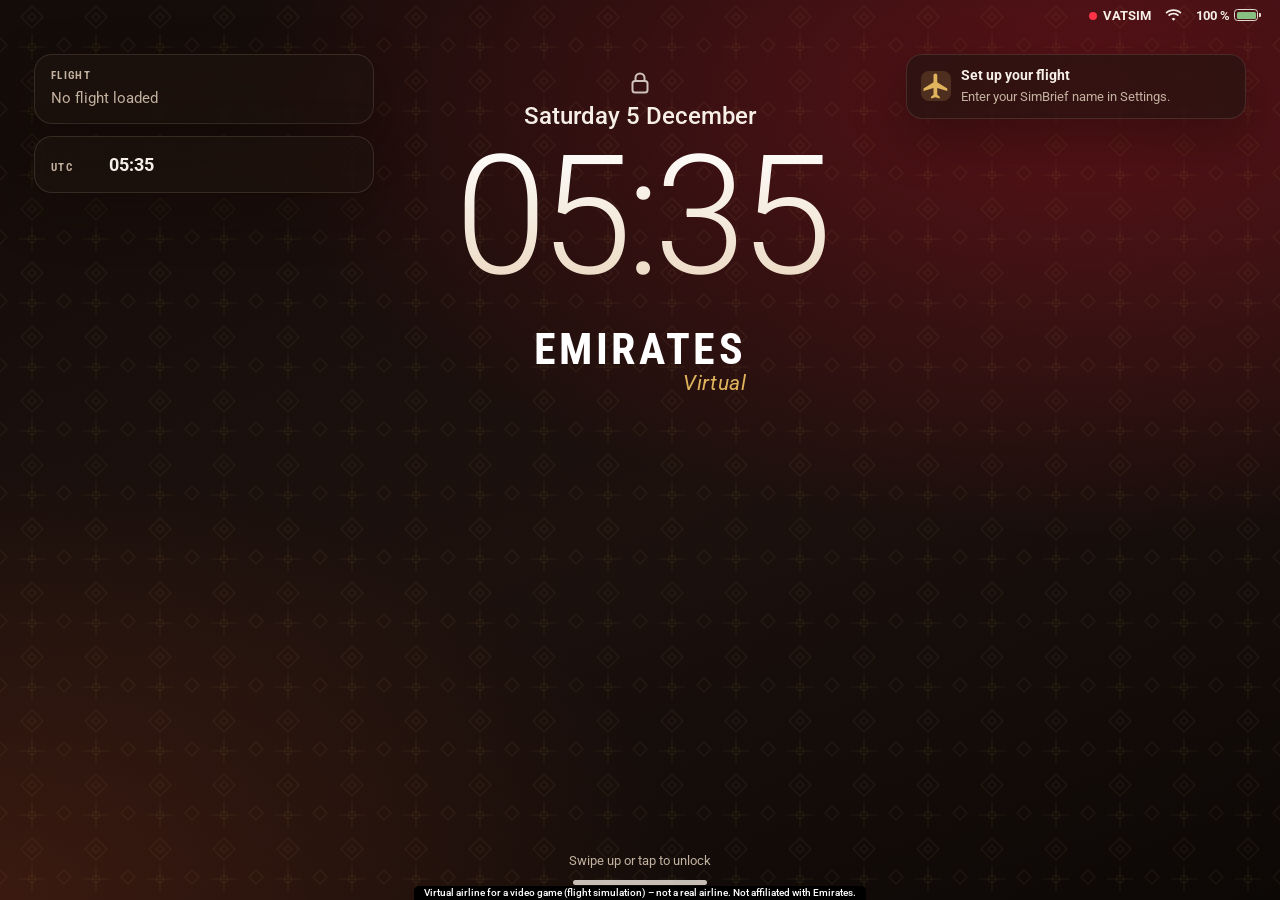
<file: index.html>
<!doctype html>
<html lang="en">
<head>
<meta charset="utf-8">
<meta name="viewport" content="width=device-width, initial-scale=1, viewport-fit=cover, user-scalable=no">
<title>UAE Pad</title>
<meta name="description" content="Crew pad for Emirates flights in the flight simulator (unofficial): flight overview, ops, live flight on the lock screen, logbook.">
<meta name="apple-mobile-web-app-capable" content="yes">
<meta name="mobile-web-app-capable" content="yes">
<meta name="apple-mobile-web-app-status-bar-style" content="black-translucent">
<meta name="apple-mobile-web-app-title" content="UAE Pad">
<meta name="theme-color" content="#120d0b">
<link rel="manifest" href="manifest.webmanifest">
<link rel="icon" href="icons/icon.svg" type="image/svg+xml">
<link rel="apple-touch-icon" href="icons/icon-180.png">
<link rel="stylesheet" href="vendor/fonts.css">
<link rel="stylesheet" href="vendor/leaflet.css">
<link rel="stylesheet" href="css/pad.css">
<link rel="stylesheet" href="css/apps.css">
<script src="vendor/leaflet.js"></script>
</head>
<body>
<div id="desk" aria-hidden="true"><div id="crewcard" hidden></div></div>
<div id="device">
<button class="dv-btn dv-power" aria-label="Lock / wake"></button><button class="dv-btn dv-vol" data-step="1" aria-label="Brighter"></button><button class="dv-btn dv-vol" data-step="-1" aria-label="Darker"></button><span class="dv-cam"></span>
<div id="pad">
  <div class="wall"></div>
  <div class="status" id="status"></div>
  <section id="home" class="layer"></section>
  <section id="apps" class="layer"></section>
  <section id="lock" class="layer"></section>
  <section id="switcher" class="layer gone"></section>
  <div class="toast" id="toast"></div>
  <div class="homebar" id="homebar" role="button" aria-label="Home"></div>
</div>
</div>
<script type="module" src="js/main.js"></script>
</body>
</html>
</file>
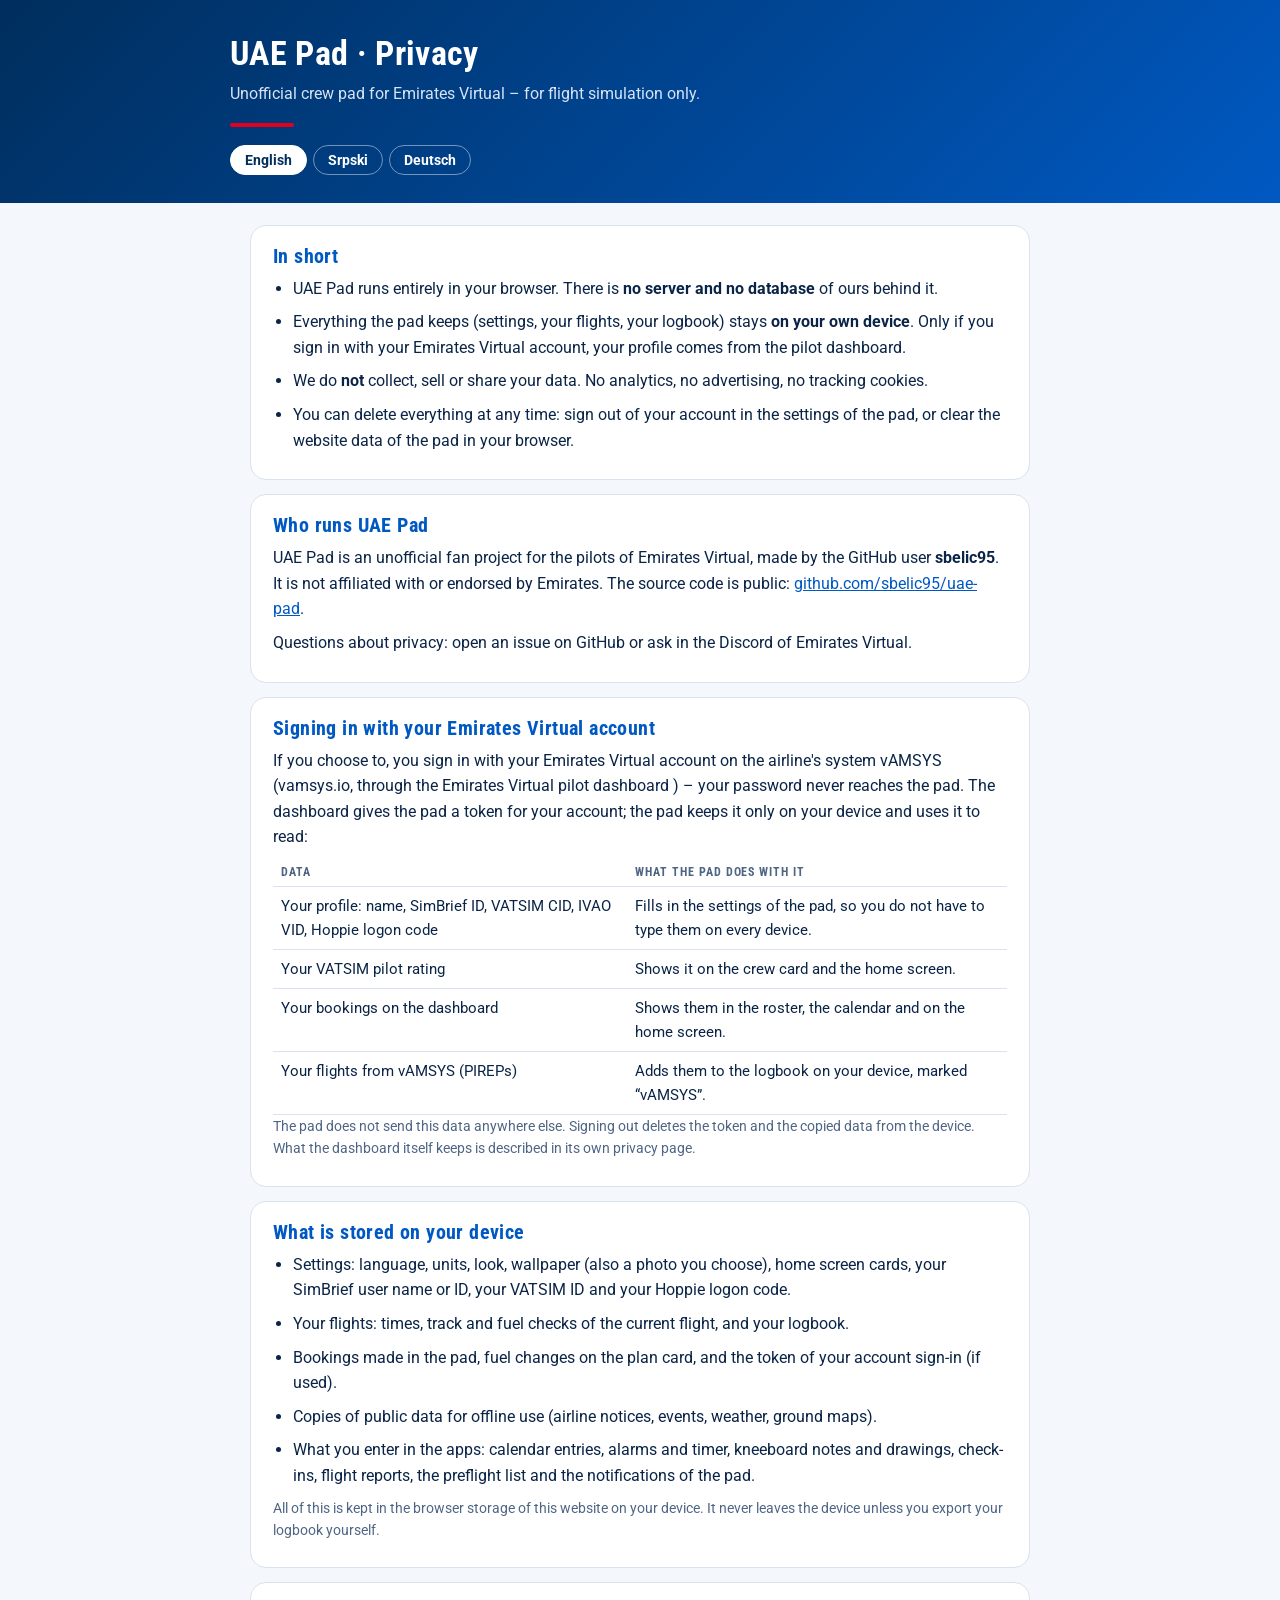
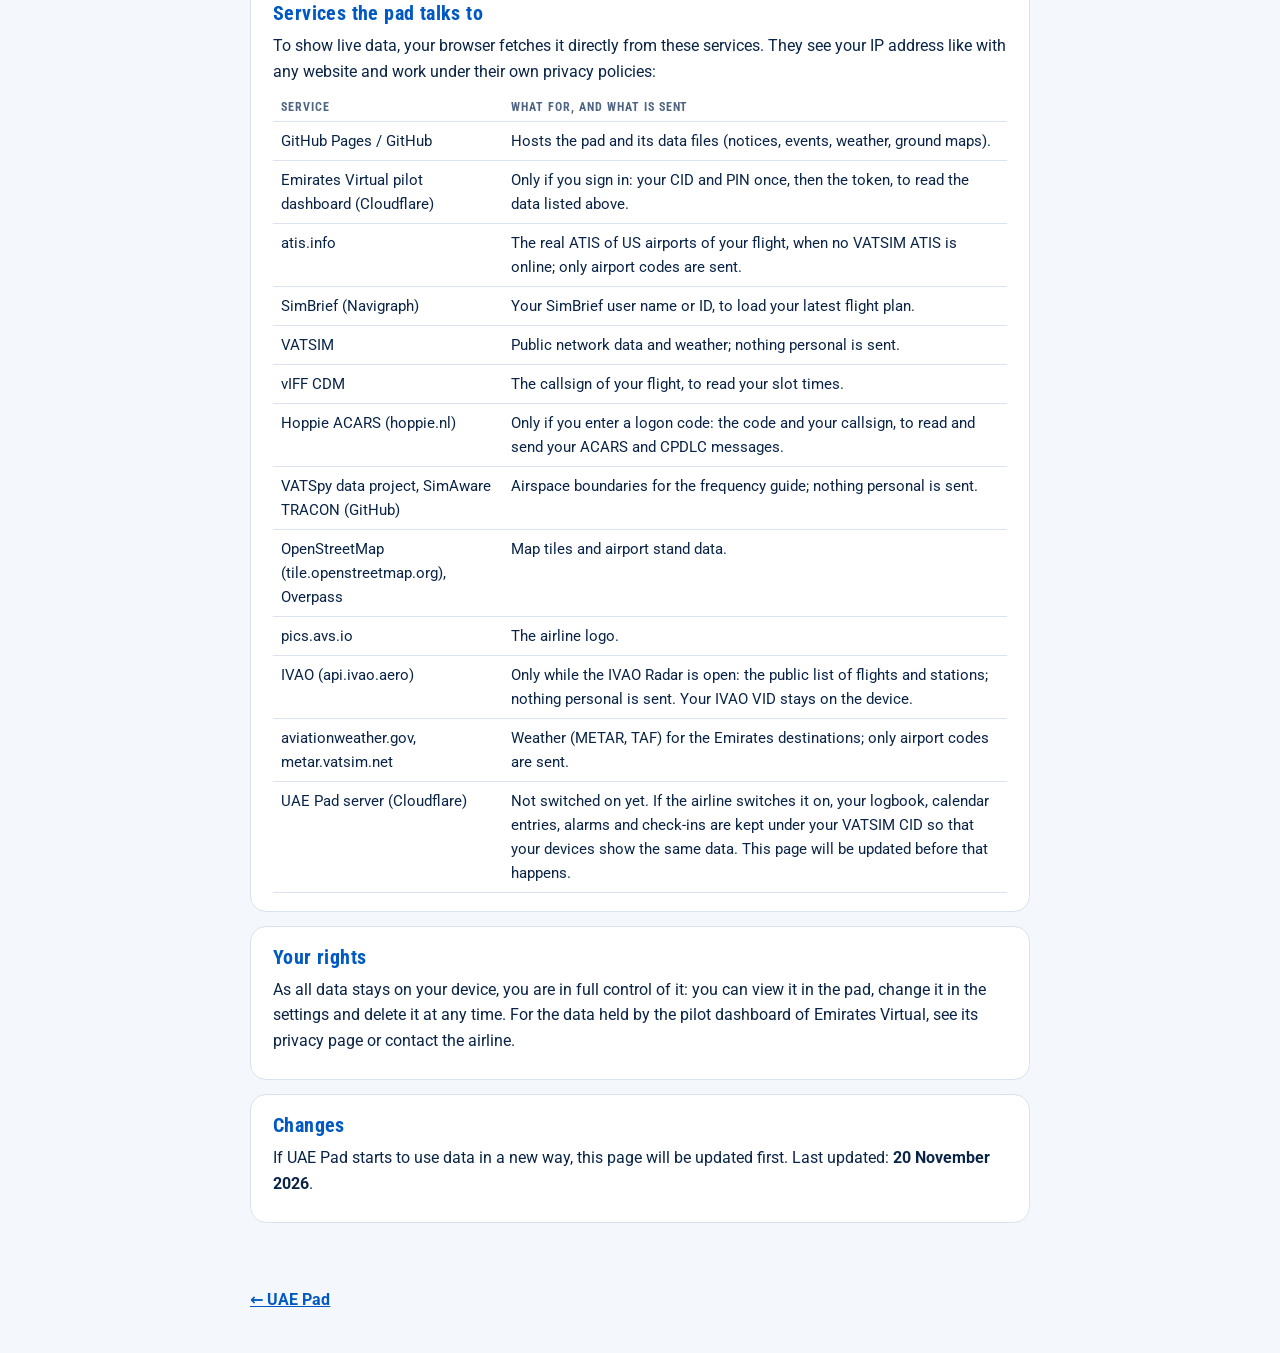
<file: privacy.html>
<!doctype html>
<html lang="en">
<head>
<meta charset="utf-8">
<meta name="viewport" content="width=device-width, initial-scale=1, viewport-fit=cover">
<title>UAE Pad · Privacy</title>
<meta name="description" content="Privacy policy of UAE Pad, the unofficial crew pad for Emirates Virtual: what data the pad uses, where it stays and how to delete it.">
<meta name="theme-color" content="#002e5d">
<link rel="icon" href="icons/icon.svg" type="image/svg+xml">
<link rel="stylesheet" href="vendor/fonts.css">
<style>
  :root { --strato: #002e5d; --sky: #0059c2; --beacon: #e3001f; --bg: #f4f7fb; --card: #fff; --fg: #0a2447; --dim: #4f6584; --line: #d9e2ee; }
  @media (prefers-color-scheme: dark) { :root { --bg: #04122b; --card: #0b1f42; --fg: #eaf1fb; --dim: #9cb0cf; --line: #1d3560; } }
  * { box-sizing: border-box; }
  body { margin: 0; background: var(--bg); color: var(--fg); font: 16px/1.6 Roboto, system-ui, sans-serif; }
  header { background: linear-gradient(135deg, #002e5d, #0059c2); color: #fff; padding: 34px 20px 28px; }
  header .in, main { max-width: 820px; margin: 0 auto; }
  header h1 { margin: 0; font: 700 34px/1.15 "Roboto Condensed", Roboto, sans-serif; letter-spacing: .01em; }
  header p { margin: 8px 0 0; color: #d6e3f7; }
  header .bar { width: 64px; height: 4px; background: var(--beacon); border-radius: 2px; margin-top: 16px; }
  .lang { display: flex; gap: 6px; margin-top: 18px; }
  .lang button { font: 600 14px Roboto, sans-serif; padding: 6px 14px; border-radius: 999px; border: 1px solid rgba(255,255,255,.45); background: transparent; color: #fff; cursor: pointer; }
  .lang button.on { background: #fff; color: var(--strato); border-color: #fff; }
  main { padding: 22px 20px 50px; }
  section { background: var(--card); border: 1px solid var(--line); border-radius: 16px; padding: 18px 22px; margin-bottom: 14px; }
  h2 { margin: 0 0 8px; font: 700 20px "Roboto Condensed", Roboto, sans-serif; letter-spacing: .02em; color: var(--sky); }
  @media (prefers-color-scheme: dark) { h2 { color: #6aa8ff; } }
  p, li { margin: 0 0 8px; } ul { margin: 0; padding-left: 20px; }
  table { width: 100%; border-collapse: collapse; font-size: 15px; } td, th { text-align: left; vertical-align: top; padding: 7px 8px; border-bottom: 1px solid var(--line); }
  th { font: 700 12px "Roboto Condensed", Roboto, sans-serif; letter-spacing: .08em; text-transform: uppercase; color: var(--dim); }
  .dim { color: var(--dim); font-size: 14px; } a { color: var(--sky); } @media (prefers-color-scheme: dark) { a { color: #6aa8ff; } }
  [data-l] { display: none; } [data-l].show { display: block; } span[data-l].show { display: inline; } tr[data-l].show { display: table-row; }
  footer { max-width: 820px; margin: 0 auto; padding: 0 20px 40px; } footer a { font-weight: 600; }
</style>
</head>
<body>
<header><div class="in">
  <h1>UAE Pad · <span data-l="en">Privacy</span><span data-l="sr">Privatnost</span><span data-l="de">Datenschutz</span></h1>
  <p data-l="en">Unofficial crew pad for Emirates Virtual – for flight simulation only.</p>
  <p data-l="sr">Nezvanični pad za posadu Emirates Virtual – samo za simulaciju letenja.</p>
  <p data-l="de">Inoffizielles Crew-Pad für Emirates Virtual – nur für die Flugsimulation.</p>
  <div class="bar"></div>
  <div class="lang"><button data-set="en">English</button><button data-set="sr">Srpski</button><button data-set="de">Deutsch</button></div>
</div></header>

<main>
<!-- ================= ENGLISH ================= -->
<div data-l="en">
<section><h2>In short</h2>
<ul>
  <li>UAE Pad runs entirely in your browser. There is <b>no server and no database</b> of ours behind it.</li>
  <li>Everything the pad keeps (settings, your flights, your logbook) stays <b>on your own device</b>. Only if you sign in with your Emirates Virtual account, your profile comes from the pilot dashboard.</li>
  <li>We do <b>not</b> collect, sell or share your data. No analytics, no advertising, no tracking cookies.</li>
  <li>You can delete everything at any time: sign out of your account in the settings of the pad, or clear the website data of the pad in your browser.</li>
</ul></section>

<section><h2>Who runs UAE Pad</h2>
<p>UAE Pad is an unofficial fan project for the pilots of Emirates Virtual, made by the GitHub user <b>sbelic95</b>. It is not affiliated with or endorsed by Emirates. The source code is public: <a href="https://github.com/sbelic95/uae-pad">github.com/sbelic95/uae-pad</a>.</p>
<p>Questions about privacy: open an issue on GitHub or ask in the Discord of Emirates Virtual.</p></section>

<section><h2>Signing in with your Emirates Virtual account</h2>
<p>If you choose to, you sign in with your Emirates Virtual account on the airline's system vAMSYS (vamsys.io, through the Emirates Virtual pilot dashboard ) – your password never reaches the pad. The dashboard gives the pad a token for your account; the pad keeps it only on your device and uses it to read:</p>
<table>
  <tr><th>Data</th><th>What the pad does with it</th></tr>
  <tr><td>Your profile: name, SimBrief ID, VATSIM CID, IVAO VID, Hoppie logon code</td><td>Fills in the settings of the pad, so you do not have to type them on every device.</td></tr>
  <tr><td>Your VATSIM pilot rating</td><td>Shows it on the crew card and the home screen.</td></tr>
  <tr><td>Your bookings on the dashboard</td><td>Shows them in the roster, the calendar and on the home screen.</td></tr>
  <tr><td>Your flights from vAMSYS (PIREPs)</td><td>Adds them to the logbook on your device, marked “vAMSYS”.</td></tr>
</table>
<p class="dim">The pad does not send this data anywhere else. Signing out deletes the token and the copied data from the device. What the dashboard itself keeps is described in its own privacy page.</p></section>

<section><h2>What is stored on your device</h2>
<ul>
  <li>Settings: language, units, look, wallpaper (also a photo you choose), home screen cards, your SimBrief user name or ID, your VATSIM ID and your Hoppie logon code.</li>
  <li>Your flights: times, track and fuel checks of the current flight, and your logbook.</li>
  <li>Bookings made in the pad, fuel changes on the plan card, and the token of your account sign-in (if used).</li>
  <li>Copies of public data for offline use (airline notices, events, weather, ground maps).</li>
  <li>What you enter in the apps: calendar entries, alarms and timer, kneeboard notes and drawings, check-ins, flight reports, the preflight list and the notifications of the pad.</li>
</ul>
<p class="dim">All of this is kept in the browser storage of this website on your device. It never leaves the device unless you export your logbook yourself.</p></section>

<section><h2>Services the pad talks to</h2>
<p>To show live data, your browser fetches it directly from these services. They see your IP address like with any website and work under their own privacy policies:</p>
<table>
  <tr><th>Service</th><th>What for, and what is sent</th></tr>
  <tr><td>GitHub Pages / GitHub</td><td>Hosts the pad and its data files (notices, events, weather, ground maps).</td></tr>
  <tr><td>Emirates Virtual pilot dashboard (Cloudflare)</td><td>Only if you sign in: your CID and PIN once, then the token, to read the data listed above.</td></tr>
  <tr><td>atis.info</td><td>The real ATIS of US airports of your flight, when no VATSIM ATIS is online; only airport codes are sent.</td></tr>
  <tr><td>SimBrief (Navigraph)</td><td>Your SimBrief user name or ID, to load your latest flight plan.</td></tr>
  <tr><td>VATSIM</td><td>Public network data and weather; nothing personal is sent.</td></tr>
  <tr><td>vIFF CDM</td><td>The callsign of your flight, to read your slot times.</td></tr>
  <tr><td>Hoppie ACARS (hoppie.nl)</td><td>Only if you enter a logon code: the code and your callsign, to read and send your ACARS and CPDLC messages.</td></tr>
  <tr><td>VATSpy data project, SimAware TRACON (GitHub)</td><td>Airspace boundaries for the frequency guide; nothing personal is sent.</td></tr>
  <tr><td>OpenStreetMap (tile.openstreetmap.org), Overpass</td><td>Map tiles and airport stand data.</td></tr>
  <tr><td>pics.avs.io</td><td>The airline logo.</td></tr>
  <tr><td>IVAO (api.ivao.aero)</td><td>Only while the IVAO Radar is open: the public list of flights and stations; nothing personal is sent. Your IVAO VID stays on the device.</td></tr>
  <tr><td>aviationweather.gov, metar.vatsim.net</td><td>Weather (METAR, TAF) for the Emirates destinations; only airport codes are sent.</td></tr>
  <tr><td>UAE Pad server (Cloudflare)</td><td>Not switched on yet. If the airline switches it on, your logbook, calendar entries, alarms and check-ins are kept under your VATSIM CID so that your devices show the same data. This page will be updated before that happens.</td></tr>
</table></section>

<section><h2>Your rights</h2>
<p>As all data stays on your device, you are in full control of it: you can view it in the pad, change it in the settings and delete it at any time. For the data held by the pilot dashboard of Emirates Virtual, see its privacy page or contact the airline.</p></section>

<section><h2>Changes</h2>
<p>If UAE Pad starts to use data in a new way, this page will be updated first. Last updated: <b>20 November 2026</b>.</p></section>
</div>

<!-- ================= SRPSKI ================= -->
<div data-l="sr">
<section><h2>Ukratko</h2>
<ul>
  <li>UAE Pad radi potpuno u tvom pretraživaču. Iza njega <b>nema našeg servera ni baze podataka</b>.</li>
  <li>Sve što pad čuva (podešavanja, tvoji letovi, dnevnik letenja) ostaje <b>na tvom uređaju</b>. Samo ako se prijaviš nalogom Emirates Virtual, tvoj profil dolazi sa kontrolne table pilota.</li>
  <li><b>Ne</b> prikupljamo, ne prodajemo i ne delimo tvoje podatke. Bez analitike, reklama i kolačića za praćenje.</li>
  <li>Sve možeš obrisati u svakom trenutku: odjavi se sa naloga u podešavanjima pada ili obriši podatke sajta u pretraživaču.</li>
</ul></section>

<section><h2>Ko stoji iza UAE Pada</h2>
<p>UAE Pad je nezvanični projekat zaljubljenika za pilote Emirates Virtual, autor je GitHub korisnik <b>sbelic95</b>. Nije povezan sa kompanijom Emirates niti ga ona podržava. Izvorni kod je javan: <a href="https://github.com/sbelic95/uae-pad">github.com/sbelic95/uae-pad</a>.</p>
<p>Pitanja o privatnosti: otvori „issue“ na GitHubu ili pitaj na Discordu Emirates Virtual.</p></section>

<section><h2>Prijava nalogom Emirates Virtual</h2>
<p>Ako želiš, prijavljuješ se svojim Emirates Virtual nalogom u sistemu kompanije vAMSYS (vamsys.io, preko kontrolne table pilota Emirates Virtual ) – tvoja lozinka nikad ne stiže do pada. Kontrolna tabla daje padu token za tvoj nalog; pad ga čuva samo na tvom uređaju i njime čita:</p>
<table>
  <tr><th>Podaci</th><th>Šta pad radi sa njima</th></tr>
  <tr><td>Tvoj profil: ime, SimBrief ID, VATSIM CID, IVAO VID, Hoppie logon kod</td><td>Popunjava podešavanja pada, da ih ne moraš kucati na svakom uređaju.</td></tr>
  <tr><td>Tvoj VATSIM rejting pilota</td><td>Prikazuje ga na kartici posade i na početnom ekranu.</td></tr>
  <tr><td>Tvoje rezervacije na kontrolnoj tabli</td><td>Prikazuje ih u rasporedu, kalendaru i na početnom ekranu.</td></tr>
  <tr><td>Tvoji letovi iz vAMSYS-a (PIREP)</td><td>Dodaje ih u dnevnik na tvom uređaju, označene sa „vAMSYS“.</td></tr>
</table>
<p class="dim">Pad ove podatke ne šalje nigde dalje. Odjava briše token i kopirane podatke sa uređaja. Šta čuva sama kontrolna tabla opisano je na njenoj stranici o privatnosti.</p></section>

<section><h2>Šta se čuva na tvom uređaju</h2>
<ul>
  <li>Podešavanja: jezik, jedinice, izgled, pozadina (i fotografija koju izabereš), kartice početnog ekrana, SimBrief korisničko ime ili ID, VATSIM ID i Hoppie logon kod.</li>
  <li>Tvoji letovi: vremena, putanja i provere goriva tekućeg leta, i dnevnik letenja.</li>
  <li>Rezervacije napravljene u padu, izmene goriva na kartici plana i token prijave na nalog (ako je koristiš).</li>
  <li>Kopije javnih podataka za rad bez interneta (obaveštenja, događaji, vreme, mape aerodroma).</li>
  <li>Ono što uneseš u aplikacije: unosi u kalendaru, alarmi i tajmer, beleške i crteži u Kneeboardu, prijave na dužnost, izveštaji o letu, lista pre leta i obaveštenja pada.</li>
</ul>
<p class="dim">Sve se čuva u memoriji pretraživača za ovaj sajt na tvom uređaju i ne napušta uređaj, osim ako sam izvezeš dnevnik letenja.</p></section>

<section><h2>Servisi sa kojima pad komunicira</h2>
<p>Za podatke uživo tvoj pretraživač ih preuzima direktno sa ovih servisa. Oni vide tvoju IP adresu kao i kod svakog sajta i rade po svojim pravilima privatnosti:</p>
<table>
  <tr><th>Servis</th><th>Za šta i šta se šalje</th></tr>
  <tr><td>GitHub Pages / GitHub</td><td>Hostuje pad i njegove datoteke (obaveštenja, događaji, vreme, mape aerodroma).</td></tr>
  <tr><td>Kontrolna tabla pilota Emirates Virtual (Cloudflare)</td><td>Samo ako se prijaviš: jednom CID i PIN, zatim token, za čitanje gore navedenih podataka.</td></tr>
  <tr><td>atis.info</td><td>Stvarni ATIS aerodroma u SAD na tvom letu, kad nema VATSIM ATIS-a; šalju se samo kodovi aerodroma.</td></tr>
  <tr><td>SimBrief (Navigraph)</td><td>Tvoje SimBrief korisničko ime ili ID, za učitavanje poslednjeg plana leta.</td></tr>
  <tr><td>VATSIM</td><td>Javni podaci mreže i vreme; ništa lično se ne šalje.</td></tr>
  <tr><td>vIFF CDM</td><td>Pozivni znak tvog leta, za vremena slota.</td></tr>
  <tr><td>Hoppie ACARS (hoppie.nl)</td><td>Samo ako uneseš logon kod: kod i pozivni znak, za čitanje i slanje ACARS i CPDLC poruka.</td></tr>
  <tr><td>VATSpy, SimAware TRACON (GitHub)</td><td>Granice vazdušnih prostora za vodič frekvencija; ništa lično se ne šalje.</td></tr>
  <tr><td>OpenStreetMap (tile.openstreetmap.org), Overpass</td><td>Pločice mape i podaci o pozicijama na aerodromu.</td></tr>
  <tr><td>pics.avs.io</td><td>Logo kompanije.</td></tr>
  <tr><td>IVAO (api.ivao.aero)</td><td>Samo dok je IVAO radar otvoren: javna lista letova i stanica; ništa lično se ne šalje. Tvoj IVAO VID ostaje na uređaju.</td></tr>
  <tr><td>aviationweather.gov, metar.vatsim.net</td><td>Vreme (METAR, TAF) za destinacije Emirates; šalju se samo oznake aerodroma.</td></tr>
  <tr><td>UAE Pad server (Cloudflare)</td><td>Još nije uključen. Ako ga kompanija uključi, tvoj dnevnik letenja, unosi u kalendaru, alarmi i prijave čuvaju se pod tvojim VATSIM CID-om, da bi tvoji uređaji imali iste podatke. Ova stranica biće ažurirana pre toga.</td></tr>
</table></section>

<section><h2>Tvoja prava</h2>
<p>Pošto svi podaci ostaju na tvom uređaju, ti imaš potpunu kontrolu: možeš ih videti u padu, promeniti u podešavanjima i obrisati u svakom trenutku. Za podatke koje čuva kontrolna tabla pilota Emirates Virtual pogledaj njenu stranicu o privatnosti ili se obrati kompaniji.</p></section>

<section><h2>Izmene</h2>
<p>Ako UAE Pad počne da koristi podatke na nov način, prvo će se ažurirati ova stranica. Poslednja izmena: <b>20. novembar 2026.</b></p></section>
</div>

<!-- ================= DEUTSCH ================= -->
<div data-l="de">
<section><h2>Kurz gesagt</h2>
<ul>
  <li>UAE Pad läuft vollständig in deinem Browser. Dahinter steht <b>kein Server und keine Datenbank</b> von uns.</li>
  <li>Alles, was das Pad speichert (Einstellungen, deine Flüge, dein Logbuch), bleibt <b>auf deinem Gerät</b>. Nur wenn du dich mit deinem Emirates-Virtual-Konto anmeldest, kommt dein Profil aus dem Piloten-Dashboard.</li>
  <li>Wir sammeln, verkaufen und teilen deine Daten <b>nicht</b>. Keine Analyse, keine Werbung, keine Tracking-Cookies.</li>
  <li>Du kannst jederzeit alles löschen: dich in den Einstellungen des Pads von deinem Konto abmelden oder die Websitedaten des Pads im Browser löschen.</li>
</ul></section>

<section><h2>Wer UAE Pad betreibt</h2>
<p>UAE Pad ist ein inoffizielles Fanprojekt für die Piloten von Emirates Virtual, gemacht vom GitHub-Nutzer <b>sbelic95</b>. Es steht in keiner Verbindung zu Emirates und wird von Emirates nicht unterstützt. Der Quellcode ist öffentlich: <a href="https://github.com/sbelic95/uae-pad">github.com/sbelic95/uae-pad</a>.</p>
<p>Fragen zum Datenschutz: ein Issue auf GitHub eröffnen oder im Discord von Emirates Virtual fragen.</p></section>

<section><h2>Anmeldung mit deinem Emirates-Virtual-Konto</h2>
<p>Wenn du möchtest, meldest du dich mit deinem Emirates-Virtual-Konto im System der Airline an, vAMSYS (vamsys.io, über das Piloten-Dashboard von Emirates Virtual ) – dein Passwort erreicht das Pad nie. Das Dashboard gibt dem Pad einen Token für dein Konto; das Pad speichert ihn nur auf deinem Gerät und liest damit:</p>
<table>
  <tr><th>Daten</th><th>Was das Pad damit macht</th></tr>
  <tr><td>Dein Profil: Name, SimBrief-ID, VATSIM-CID, IVAO-VID, Hoppie-Logon-Code</td><td>Füllt die Einstellungen des Pads aus, damit du sie nicht auf jedem Gerät eintippen musst.</td></tr>
  <tr><td>Dein VATSIM-Pilotenrating</td><td>Zeigt es auf dem Crew-Ausweis und dem Home-Bildschirm.</td></tr>
  <tr><td>Deine Buchungen im Dashboard</td><td>Zeigt sie im Dienstplan, im Kalender und auf dem Home-Bildschirm.</td></tr>
  <tr><td>Deine Flüge aus vAMSYS (PIREPs)</td><td>Trägt sie ins Logbuch auf deinem Gerät ein, markiert mit „vAMSYS“.</td></tr>
</table>
<p class="dim">Das Pad schickt diese Daten nirgendwohin weiter. Abmelden löscht den Token und die kopierten Daten vom Gerät. Was das Dashboard selbst speichert, steht auf seiner eigenen Datenschutzseite.</p></section>

<section><h2>Was auf deinem Gerät gespeichert wird</h2>
<ul>
  <li>Einstellungen: Sprache, Einheiten, Aussehen, Hintergrund (auch ein eigenes Foto), Karten des Home-Bildschirms, dein SimBrief-Benutzername oder deine ID, deine VATSIM-ID und dein Hoppie-Logon-Code.</li>
  <li>Deine Flüge: Zeiten, Flugweg und Spritkontrollen des aktuellen Flugs sowie dein Logbuch.</li>
  <li>Buchungen im Pad, Sprit-Änderungen auf der Plan-Karte und der Token deiner Konto-Anmeldung (falls genutzt).</li>
  <li>Kopien öffentlicher Daten für die Nutzung ohne Internet (Mitteilungen, Events, Wetter, Rollkarten).</li>
  <li>Was du in den Apps einträgst: Kalendereinträge, Wecker und Timer, Notizen und Zeichnungen im Kniebrett, Check-ins, Flugberichte, die Vorflug-Liste und die Mitteilungen des Pads.</li>
</ul>
<p class="dim">All das liegt im Browserspeicher dieser Website auf deinem Gerät und verlässt es nicht, außer du exportierst dein Logbuch selbst.</p></section>

<section><h2>Dienste, mit denen das Pad spricht</h2>
<p>Für Live-Daten holt dein Browser sie direkt bei diesen Diensten. Sie sehen wie bei jeder Website deine IP-Adresse und arbeiten nach ihren eigenen Datenschutzregeln:</p>
<table>
  <tr><th>Dienst</th><th>Wofür, und was gesendet wird</th></tr>
  <tr><td>GitHub Pages / GitHub</td><td>Hostet das Pad und seine Datendateien (Mitteilungen, Events, Wetter, Rollkarten).</td></tr>
  <tr><td>Piloten-Dashboard von Emirates Virtual (Cloudflare)</td><td>Nur wenn du dich anmeldest: einmal CID und PIN, danach der Token, um die oben genannten Daten zu lesen.</td></tr>
  <tr><td>atis.info</td><td>Die echte ATIS von US-Flughäfen deines Flugs, wenn keine VATSIM-ATIS online ist; nur Flughafencodes werden gesendet.</td></tr>
  <tr><td>SimBrief (Navigraph)</td><td>Dein SimBrief-Benutzername oder deine ID, um deinen letzten Flugplan zu laden.</td></tr>
  <tr><td>VATSIM</td><td>Öffentliche Netzwerkdaten und Wetter; nichts Persönliches wird gesendet.</td></tr>
  <tr><td>vIFF CDM</td><td>Das Rufzeichen deines Flugs, für deine Slot-Zeiten.</td></tr>
  <tr><td>Hoppie ACARS (hoppie.nl)</td><td>Nur wenn du einen Logon-Code einträgst: Code und Rufzeichen, um ACARS- und CPDLC-Nachrichten zu lesen und zu senden.</td></tr>
  <tr><td>VATSpy, SimAware TRACON (GitHub)</td><td>Luftraumgrenzen für den Frequenz-Führer; nichts Persönliches wird gesendet.</td></tr>
  <tr><td>OpenStreetMap (tile.openstreetmap.org), Overpass</td><td>Kartenkacheln und Standdaten der Flughäfen.</td></tr>
  <tr><td>pics.avs.io</td><td>Das Logo der Airline.</td></tr>
  <tr><td>IVAO (api.ivao.aero)</td><td>Nur solange das IVAO-Radar offen ist: die öffentliche Liste der Flüge und Stationen; nichts Persönliches wird gesendet. Deine IVAO-VID bleibt auf dem Gerät.</td></tr>
  <tr><td>aviationweather.gov, metar.vatsim.net</td><td>Wetter (METAR, TAF) für die Emirates-Ziele; gesendet werden nur Flughafen-Codes.</td></tr>
  <tr><td>ASL-Pad-Server (Cloudflare)</td><td>Noch nicht eingeschaltet. Schaltet die Airline ihn ein, werden dein Logbuch, Kalendereinträge, Wecker und Check-ins unter deiner VATSIM-CID gespeichert, damit deine Geräte dieselben Daten zeigen. Diese Seite wird vorher angepasst.</td></tr>
</table></section>

<section><h2>Deine Rechte</h2>
<p>Da alle Daten auf deinem Gerät bleiben, hast du die volle Kontrolle: Du kannst sie im Pad ansehen, in den Einstellungen ändern und jederzeit löschen. Für Daten, die das Piloten-Dashboard von Emirates Virtual speichert, siehe dessen Datenschutzseite oder wende dich an die Airline.</p></section>

<section><h2>Änderungen</h2>
<p>Wenn UAE Pad Daten auf eine neue Art nutzt, wird zuerst diese Seite angepasst. Stand: <b>20. November 2026</b>.</p></section>
</div>
</main>

<footer><a href="./">← UAE Pad</a></footer>

<script>
  // language: ?lang=, else the language of the pad (asl.lang), else the browser's
  const pick = () => {
    const q = new URLSearchParams(location.search).get("lang");
    let pad = null; try { pad = JSON.parse(localStorage.getItem("uae.lang")); } catch (e) {}
    const nav = (navigator.language || "en").slice(0, 2);
    return [q, pad, nav === "sr" || nav === "hr" || nav === "bs" ? "sr" : nav].find((x) => ["en", "sr", "de"].includes(x)) || "en";
  };
  const show = (l) => {
    document.documentElement.lang = l === "sr" ? "sr-Latn" : l;
    document.querySelectorAll("[data-l]").forEach((e) => e.classList.toggle("show", e.dataset.l === l));
    document.querySelectorAll("[data-set]").forEach((b) => b.classList.toggle("on", b.dataset.set === l));
  };
  document.querySelector(".lang").addEventListener("click", (e) => { const b = e.target.closest("[data-set]"); if (b) show(b.dataset.set); });
  show(pick());
</script>
</body>
</html>
</file>
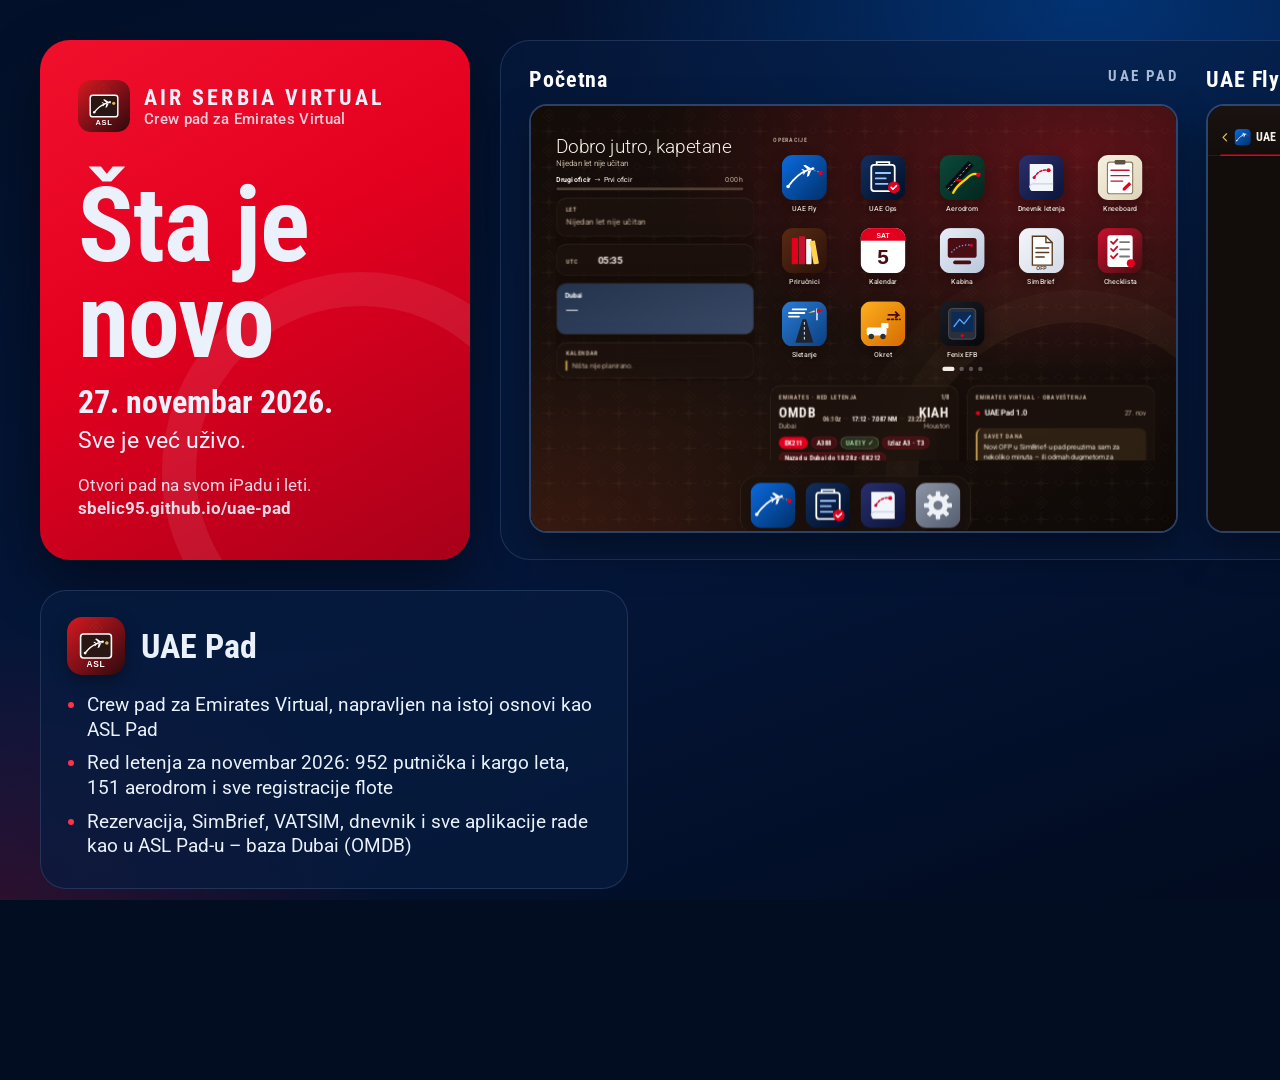
<file: tools/whatsnew-card.html>
<!doctype html>
<!-- Update graphic for Discord (1920x1080), built from js/whatsnew.js. Render it with: node tools/whatsnew-card.mjs sr out.png
     The two previews show the pad itself with the test flight (works only on localhost, as in the smoke test). -->
<html lang="sr">
<head>
<meta charset="utf-8">
<title>UAE Pad – What's new</title>
<link rel="stylesheet" href="../vendor/fonts.css">
<style>
  :root { --strato: #002e5d; --sky: #0059c2; --beacon: #e3001f; --line: rgba(160, 190, 235, .16); --dim: #a9bad6; }
  * { box-sizing: border-box; }
  html, body { margin: 0; width: 1920px; height: 1080px; overflow: hidden; background: #020d22; color: #eaf1fb; font: 400 20px/1.35 "Roboto", sans-serif; }
  .bg { position: absolute; inset: 0; background: radial-gradient(70% 60% at 85% 0%, rgba(0, 89, 194, .45) 0%, rgba(0, 89, 194, 0) 60%),
    radial-gradient(50% 50% at 0% 100%, rgba(227, 0, 31, .18) 0%, rgba(227, 0, 31, 0) 60%), linear-gradient(160deg, #031029 0%, #04163a 55%, #020b1f 100%); }
  .hero { position: absolute; left: 40px; top: 40px; width: 430px; height: 520px; border-radius: 30px; padding: 40px 38px;
    background: linear-gradient(150deg, #f0102c 0%, #e3001f 45%, #a8001a 100%); box-shadow: 0 24px 60px rgba(0, 0, 0, .45); display: flex; flex-direction: column; overflow: hidden; }
  .hero::after { content: ""; position: absolute; right: -90px; bottom: -110px; width: 330px; height: 330px; border-radius: 50%; border: 34px solid rgba(255, 255, 255, .08); }
  .logo { background: #fff; border-radius: 16px; padding: 14px 18px; margin: -6px 0 22px; align-self: flex-start; box-shadow: 0 8px 22px rgba(0, 0, 0, .25); }
  .logo img { display: block; height: 58px; width: auto; max-width: 330px; object-fit: contain; }
  .hero.has-logo h1 { font-size: 76px; margin-top: 16px; } .hero.has-logo .open { margin-top: 10px; } .hero.has-logo .logo { margin-bottom: 16px; }
  .brand { display: flex; align-items: center; gap: 14px; font: 700 22px "Roboto Condensed", sans-serif; letter-spacing: .14em; }
  .brand img { width: 52px; height: 52px; border-radius: 13px; }
  .brand small { display: block; font: 500 15px "Roboto", sans-serif; letter-spacing: .02em; opacity: .85; }
  .hero h1 { font: 700 104px/.92 "Roboto Condensed", sans-serif; margin: 46px 0 0; letter-spacing: -.01em; }
  .date { font: 700 32px "Roboto Condensed", sans-serif; margin-top: auto; }
  .live { font-size: 23px; margin-top: 4px; }
  .open { font-size: 17px; margin-top: 18px; opacity: .9; } .open b { display: block; font-weight: 700; }
  .shots { position: absolute; left: 500px; top: 40px; width: 1380px; height: 520px; border-radius: 30px; background: rgba(8, 28, 64, .6);
    border: 1px solid var(--line); padding: 26px 28px; display: flex; gap: 28px; }
  .shot { flex: 1; display: flex; flex-direction: column; gap: 12px; }
  .shot .cap { font: 700 15px "Roboto Condensed", sans-serif; letter-spacing: .16em; text-transform: uppercase; color: var(--dim); display: flex; justify-content: space-between; }
  .shot .cap b { color: #fff; letter-spacing: .04em; font-size: 22px; text-transform: none; }
  .frame { width: 649px; height: 451px; border-radius: 18px; overflow: hidden; border: 2px solid rgba(160, 190, 235, .25); box-shadow: 0 18px 40px rgba(0, 0, 0, .4); position: relative; }
  .frame iframe { width: 1180px; height: 820px; border: 0; transform: scale(.55); transform-origin: 0 0; position: absolute; left: 0; top: 0; }
  .cards { position: absolute; left: 40px; right: 40px; top: 590px; bottom: 40px; display: grid; grid-template-columns: repeat(4, 1fr); gap: 24px; }
  .wn-card { border-radius: 26px; background: rgba(8, 28, 64, .72); border: 1px solid var(--line); padding: 26px 26px 20px; }
  .wn-h { display: flex; align-items: center; gap: 16px; font: 700 34px "Roboto Condensed", sans-serif; }
  .wn-ic { width: 58px; height: 58px; border-radius: 15px; overflow: hidden; flex: none; box-shadow: 0 6px 16px rgba(0, 0, 0, .35); }
  .wn-ic svg, .wn-ic img { width: 100%; height: 100%; display: block; }
  .wn-card ul { margin: 18px 0 0; padding-left: 20px; } .wn-card li { margin: 0 0 9px; font-size: 19px; line-height: 1.3; } .wn-card li::marker { color: #ff3347; }
</style>
</head>
<body>
<div class="bg"></div>
<div class="hero">
  <div class="logo" id="logo" hidden></div>
  <div class="brand"><img src="../icons/icon.svg" alt=""><div>AIR SERBIA VIRTUAL<small id="sub"></small></div></div>
  <h1 id="title"></h1>
  <div class="date" id="date"></div>
  <div class="live" id="live"></div>
  <div class="open" id="openbox"><span id="open"></span><b id="link">sbelic95.github.io/uae-pad</b></div>
</div>
<div class="shots">
  <div class="shot"><div class="cap"><b id="c1"></b><span>UAE Pad</span></div><div class="frame"><iframe id="f1"></iframe></div></div>
  <div class="shot"><div class="cap"><b>UAE Fly</b><span id="ver"></span></div><div class="frame"><iframe id="f2"></iframe></div></div>
</div>
<div class="cards" id="cards"></div>
<script type="module">
  import { setLang, t } from "../js/i18n.js";
  import { latest, relDate, groupsHtml, cardTexts } from "../js/whatsnew.js";
  const qs = new URLSearchParams(location.search), lang = qs.get("lang") || "sr";
  if (qs.has("nolink")) document.getElementById("link").remove(); // --no-link: the graphic without the address of the pad
  // the Emirates logo: a file given to whatsnew-card.mjs (--logo), else loaded at render time like in the pad; never stored in the repo
  { const img = new Image(); img.alt = "Emirates"; img.referrerPolicy = "no-referrer";
    img.onload = () => { const l = document.getElementById("logo"); l.appendChild(img); l.hidden = false; document.querySelector(".hero").classList.add("has-logo"); };
    img.src = qs.get("logo") || "https://pics.avs.io/480/160/EK.png"; }
  setLang(lang);
  const r = latest(), c = cardTexts(), $ = (id) => document.getElementById(id);
  $("title").textContent = c.title; $("sub").textContent = c.sub; $("date").textContent = relDate(r); $("live").textContent = c.live;
  $("open").textContent = c.open; $("c1").textContent = t("Home"); $("ver").textContent = "UAE Pad " + r.v;
  $("cards").innerHTML = groupsHtml(r, "../");
  $("cards").style.gridTemplateColumns = `repeat(${Math.max(2, r.groups.length)}, 1fr)`;
  // the pad itself, with the test flight; the status bar (it says DEMO) is hidden in the previews
  const pad = (q) => `../index.html?demo&lang=${lang}&${q}`;
  for (const [id, q] of [["f1", "unlock"], ["f2", "app=fly&tab=overview"]]) {
    const f = $(id); f.src = pad(q);
    f.addEventListener("load", () => { const s = f.contentDocument.createElement("style"); s.textContent = "#status{visibility:hidden}"; f.contentDocument.head.appendChild(s); });
  }
</script>
</body>
</html>
</file>
<file: vendor/fonts.css>
/* B612 Mono 400 latin (SIL Open Font License) */
@font-face {
  font-family: 'B612 Mono';
  font-style: normal;
  font-weight: 400;
  font-display: swap;
  src: url(fonts/B612Mono-400-latin.woff2) format('woff2');
  unicode-range: U+0000-00FF, U+0131, U+0152-0153, U+02BB-02BC, U+02C6, U+02DA, U+02DC, U+0304, U+0308, U+0329, U+2000-206F, U+20AC, U+2122, U+2191, U+2193, U+2212, U+2215, U+FEFF, U+FFFD;
}
/* B612 Mono 700 latin (SIL Open Font License) */
@font-face {
  font-family: 'B612 Mono';
  font-style: normal;
  font-weight: 700;
  font-display: swap;
  src: url(fonts/B612Mono-700-latin.woff2) format('woff2');
  unicode-range: U+0000-00FF, U+0131, U+0152-0153, U+02BB-02BC, U+02C6, U+02DA, U+02DC, U+0304, U+0308, U+0329, U+2000-206F, U+20AC, U+2122, U+2191, U+2193, U+2212, U+2215, U+FEFF, U+FFFD;
}
/* Roboto 400 italic cyrillic */
@font-face {
  font-family: 'Roboto';
  font-style: italic;
  font-weight: 400;
  font-stretch: 100%;
  font-display: swap;
  src: url(fonts/Roboto-italic-cyrillic-0.woff2) format('woff2');
  unicode-range: U+0301, U+0400-045F, U+0490-0491, U+04B0-04B1, U+2116;
}
/* Roboto 400 italic latin-ext */
@font-face {
  font-family: 'Roboto';
  font-style: italic;
  font-weight: 400;
  font-stretch: 100%;
  font-display: swap;
  src: url(fonts/Roboto-italic-latin-ext-1.woff2) format('woff2');
  unicode-range: U+0100-02BA, U+02BD-02C5, U+02C7-02CC, U+02CE-02D7, U+02DD-02FF, U+0304, U+0308, U+0329, U+1D00-1DBF, U+1E00-1E9F, U+1EF2-1EFF, U+2020, U+20A0-20AB, U+20AD-20C4, U+2113, U+2C60-2C7F, U+A720-A7FF;
}
/* Roboto 400 italic latin */
@font-face {
  font-family: 'Roboto';
  font-style: italic;
  font-weight: 400;
  font-stretch: 100%;
  font-display: swap;
  src: url(fonts/Roboto-italic-latin-2.woff2) format('woff2');
  unicode-range: U+0000-00FF, U+0131, U+0152-0153, U+02BB-02BC, U+02C6, U+02DA, U+02DC, U+0304, U+0308, U+0329, U+2000-206F, U+20AC, U+2122, U+2191, U+2193, U+2212, U+2215, U+FEFF, U+FFFD;
}
/* Roboto 700 italic cyrillic */
@font-face {
  font-family: 'Roboto';
  font-style: italic;
  font-weight: 700;
  font-stretch: 100%;
  font-display: swap;
  src: url(fonts/Roboto-italic-cyrillic-0.woff2) format('woff2');
  unicode-range: U+0301, U+0400-045F, U+0490-0491, U+04B0-04B1, U+2116;
}
/* Roboto 700 italic latin-ext */
@font-face {
  font-family: 'Roboto';
  font-style: italic;
  font-weight: 700;
  font-stretch: 100%;
  font-display: swap;
  src: url(fonts/Roboto-italic-latin-ext-1.woff2) format('woff2');
  unicode-range: U+0100-02BA, U+02BD-02C5, U+02C7-02CC, U+02CE-02D7, U+02DD-02FF, U+0304, U+0308, U+0329, U+1D00-1DBF, U+1E00-1E9F, U+1EF2-1EFF, U+2020, U+20A0-20AB, U+20AD-20C4, U+2113, U+2C60-2C7F, U+A720-A7FF;
}
/* Roboto 700 italic latin */
@font-face {
  font-family: 'Roboto';
  font-style: italic;
  font-weight: 700;
  font-stretch: 100%;
  font-display: swap;
  src: url(fonts/Roboto-italic-latin-2.woff2) format('woff2');
  unicode-range: U+0000-00FF, U+0131, U+0152-0153, U+02BB-02BC, U+02C6, U+02DA, U+02DC, U+0304, U+0308, U+0329, U+2000-206F, U+20AC, U+2122, U+2191, U+2193, U+2212, U+2215, U+FEFF, U+FFFD;
}
/* Roboto 300 normal cyrillic */
@font-face {
  font-family: 'Roboto';
  font-style: normal;
  font-weight: 300;
  font-stretch: 100%;
  font-display: swap;
  src: url(fonts/Roboto-normal-cyrillic-3.woff2) format('woff2');
  unicode-range: U+0301, U+0400-045F, U+0490-0491, U+04B0-04B1, U+2116;
}
/* Roboto 300 normal latin-ext */
@font-face {
  font-family: 'Roboto';
  font-style: normal;
  font-weight: 300;
  font-stretch: 100%;
  font-display: swap;
  src: url(fonts/Roboto-normal-latin-ext-4.woff2) format('woff2');
  unicode-range: U+0100-02BA, U+02BD-02C5, U+02C7-02CC, U+02CE-02D7, U+02DD-02FF, U+0304, U+0308, U+0329, U+1D00-1DBF, U+1E00-1E9F, U+1EF2-1EFF, U+2020, U+20A0-20AB, U+20AD-20C4, U+2113, U+2C60-2C7F, U+A720-A7FF;
}
/* Roboto 300 normal latin */
@font-face {
  font-family: 'Roboto';
  font-style: normal;
  font-weight: 300;
  font-stretch: 100%;
  font-display: swap;
  src: url(fonts/Roboto-normal-latin-5.woff2) format('woff2');
  unicode-range: U+0000-00FF, U+0131, U+0152-0153, U+02BB-02BC, U+02C6, U+02DA, U+02DC, U+0304, U+0308, U+0329, U+2000-206F, U+20AC, U+2122, U+2191, U+2193, U+2212, U+2215, U+FEFF, U+FFFD;
}
/* Roboto 400 normal cyrillic */
@font-face {
  font-family: 'Roboto';
  font-style: normal;
  font-weight: 400;
  font-stretch: 100%;
  font-display: swap;
  src: url(fonts/Roboto-normal-cyrillic-3.woff2) format('woff2');
  unicode-range: U+0301, U+0400-045F, U+0490-0491, U+04B0-04B1, U+2116;
}
/* Roboto 400 normal latin-ext */
@font-face {
  font-family: 'Roboto';
  font-style: normal;
  font-weight: 400;
  font-stretch: 100%;
  font-display: swap;
  src: url(fonts/Roboto-normal-latin-ext-4.woff2) format('woff2');
  unicode-range: U+0100-02BA, U+02BD-02C5, U+02C7-02CC, U+02CE-02D7, U+02DD-02FF, U+0304, U+0308, U+0329, U+1D00-1DBF, U+1E00-1E9F, U+1EF2-1EFF, U+2020, U+20A0-20AB, U+20AD-20C4, U+2113, U+2C60-2C7F, U+A720-A7FF;
}
/* Roboto 400 normal latin */
@font-face {
  font-family: 'Roboto';
  font-style: normal;
  font-weight: 400;
  font-stretch: 100%;
  font-display: swap;
  src: url(fonts/Roboto-normal-latin-5.woff2) format('woff2');
  unicode-range: U+0000-00FF, U+0131, U+0152-0153, U+02BB-02BC, U+02C6, U+02DA, U+02DC, U+0304, U+0308, U+0329, U+2000-206F, U+20AC, U+2122, U+2191, U+2193, U+2212, U+2215, U+FEFF, U+FFFD;
}
/* Roboto 500 normal cyrillic */
@font-face {
  font-family: 'Roboto';
  font-style: normal;
  font-weight: 500;
  font-stretch: 100%;
  font-display: swap;
  src: url(fonts/Roboto-normal-cyrillic-3.woff2) format('woff2');
  unicode-range: U+0301, U+0400-045F, U+0490-0491, U+04B0-04B1, U+2116;
}
/* Roboto 500 normal latin-ext */
@font-face {
  font-family: 'Roboto';
  font-style: normal;
  font-weight: 500;
  font-stretch: 100%;
  font-display: swap;
  src: url(fonts/Roboto-normal-latin-ext-4.woff2) format('woff2');
  unicode-range: U+0100-02BA, U+02BD-02C5, U+02C7-02CC, U+02CE-02D7, U+02DD-02FF, U+0304, U+0308, U+0329, U+1D00-1DBF, U+1E00-1E9F, U+1EF2-1EFF, U+2020, U+20A0-20AB, U+20AD-20C4, U+2113, U+2C60-2C7F, U+A720-A7FF;
}
/* Roboto 500 normal latin */
@font-face {
  font-family: 'Roboto';
  font-style: normal;
  font-weight: 500;
  font-stretch: 100%;
  font-display: swap;
  src: url(fonts/Roboto-normal-latin-5.woff2) format('woff2');
  unicode-range: U+0000-00FF, U+0131, U+0152-0153, U+02BB-02BC, U+02C6, U+02DA, U+02DC, U+0304, U+0308, U+0329, U+2000-206F, U+20AC, U+2122, U+2191, U+2193, U+2212, U+2215, U+FEFF, U+FFFD;
}
/* Roboto 700 normal cyrillic */
@font-face {
  font-family: 'Roboto';
  font-style: normal;
  font-weight: 700;
  font-stretch: 100%;
  font-display: swap;
  src: url(fonts/Roboto-normal-cyrillic-3.woff2) format('woff2');
  unicode-range: U+0301, U+0400-045F, U+0490-0491, U+04B0-04B1, U+2116;
}
/* Roboto 700 normal latin-ext */
@font-face {
  font-family: 'Roboto';
  font-style: normal;
  font-weight: 700;
  font-stretch: 100%;
  font-display: swap;
  src: url(fonts/Roboto-normal-latin-ext-4.woff2) format('woff2');
  unicode-range: U+0100-02BA, U+02BD-02C5, U+02C7-02CC, U+02CE-02D7, U+02DD-02FF, U+0304, U+0308, U+0329, U+1D00-1DBF, U+1E00-1E9F, U+1EF2-1EFF, U+2020, U+20A0-20AB, U+20AD-20C4, U+2113, U+2C60-2C7F, U+A720-A7FF;
}
/* Roboto 700 normal latin */
@font-face {
  font-family: 'Roboto';
  font-style: normal;
  font-weight: 700;
  font-stretch: 100%;
  font-display: swap;
  src: url(fonts/Roboto-normal-latin-5.woff2) format('woff2');
  unicode-range: U+0000-00FF, U+0131, U+0152-0153, U+02BB-02BC, U+02C6, U+02DA, U+02DC, U+0304, U+0308, U+0329, U+2000-206F, U+20AC, U+2122, U+2191, U+2193, U+2212, U+2215, U+FEFF, U+FFFD;
}
/* Roboto Condensed 400 normal cyrillic */
@font-face {
  font-family: 'Roboto Condensed';
  font-style: normal;
  font-weight: 400;
  font-display: swap;
  src: url(fonts/RobotoCondensed-normal-cyrillic-6.woff2) format('woff2');
  unicode-range: U+0301, U+0400-045F, U+0490-0491, U+04B0-04B1, U+2116;
}
/* Roboto Condensed 400 normal latin-ext */
@font-face {
  font-family: 'Roboto Condensed';
  font-style: normal;
  font-weight: 400;
  font-display: swap;
  src: url(fonts/RobotoCondensed-normal-latin-ext-7.woff2) format('woff2');
  unicode-range: U+0100-02BA, U+02BD-02C5, U+02C7-02CC, U+02CE-02D7, U+02DD-02FF, U+0304, U+0308, U+0329, U+1D00-1DBF, U+1E00-1E9F, U+1EF2-1EFF, U+2020, U+20A0-20AB, U+20AD-20C4, U+2113, U+2C60-2C7F, U+A720-A7FF;
}
/* Roboto Condensed 400 normal latin */
@font-face {
  font-family: 'Roboto Condensed';
  font-style: normal;
  font-weight: 400;
  font-display: swap;
  src: url(fonts/RobotoCondensed-normal-latin-8.woff2) format('woff2');
  unicode-range: U+0000-00FF, U+0131, U+0152-0153, U+02BB-02BC, U+02C6, U+02DA, U+02DC, U+0304, U+0308, U+0329, U+2000-206F, U+20AC, U+2122, U+2191, U+2193, U+2212, U+2215, U+FEFF, U+FFFD;
}
/* Roboto Condensed 700 normal cyrillic */
@font-face {
  font-family: 'Roboto Condensed';
  font-style: normal;
  font-weight: 700;
  font-display: swap;
  src: url(fonts/RobotoCondensed-normal-cyrillic-6.woff2) format('woff2');
  unicode-range: U+0301, U+0400-045F, U+0490-0491, U+04B0-04B1, U+2116;
}
/* Roboto Condensed 700 normal latin-ext */
@font-face {
  font-family: 'Roboto Condensed';
  font-style: normal;
  font-weight: 700;
  font-display: swap;
  src: url(fonts/RobotoCondensed-normal-latin-ext-7.woff2) format('woff2');
  unicode-range: U+0100-02BA, U+02BD-02C5, U+02C7-02CC, U+02CE-02D7, U+02DD-02FF, U+0304, U+0308, U+0329, U+1D00-1DBF, U+1E00-1E9F, U+1EF2-1EFF, U+2020, U+20A0-20AB, U+20AD-20C4, U+2113, U+2C60-2C7F, U+A720-A7FF;
}
/* Roboto Condensed 700 normal latin */
@font-face {
  font-family: 'Roboto Condensed';
  font-style: normal;
  font-weight: 700;
  font-display: swap;
  src: url(fonts/RobotoCondensed-normal-latin-8.woff2) format('woff2');
  unicode-range: U+0000-00FF, U+0131, U+0152-0153, U+02BB-02BC, U+02C6, U+02DA, U+02DC, U+0304, U+0308, U+0329, U+2000-206F, U+20AC, U+2122, U+2191, U+2193, U+2212, U+2215, U+FEFF, U+FFFD;
}
</file>
<file: vendor/leaflet.css>
.leaflet-image-layer,.leaflet-layer,.leaflet-marker-icon,.leaflet-marker-shadow,.leaflet-pane,.leaflet-pane>canvas,.leaflet-pane>svg,.leaflet-tile,.leaflet-tile-container,.leaflet-zoom-box{position:absolute;left:0;top:0}.leaflet-container{overflow:hidden}.leaflet-marker-icon,.leaflet-marker-shadow,.leaflet-tile{-webkit-user-select:none;-moz-user-select:none;user-select:none;-webkit-user-drag:none}.leaflet-tile::selection{background:0 0}.leaflet-safari .leaflet-tile{image-rendering:-webkit-optimize-contrast}.leaflet-safari .leaflet-tile-container{width:1600px;height:1600px;-webkit-transform-origin:0 0}.leaflet-marker-icon,.leaflet-marker-shadow{display:block}.leaflet-container .leaflet-overlay-pane svg{max-width:none!important;max-height:none!important}.leaflet-container .leaflet-marker-pane img,.leaflet-container .leaflet-shadow-pane img,.leaflet-container .leaflet-tile,.leaflet-container .leaflet-tile-pane img,.leaflet-container img.leaflet-image-layer{max-width:none!important;max-height:none!important;width:auto;padding:0}.leaflet-container img.leaflet-tile{mix-blend-mode:plus-lighter}.leaflet-container.leaflet-touch-zoom{-ms-touch-action:pan-x pan-y;touch-action:pan-x pan-y}.leaflet-container.leaflet-touch-drag{-ms-touch-action:pinch-zoom;touch-action:none;touch-action:pinch-zoom}.leaflet-container.leaflet-touch-drag.leaflet-touch-zoom{-ms-touch-action:none;touch-action:none}.leaflet-container{-webkit-tap-highlight-color:transparent}.leaflet-container a{-webkit-tap-highlight-color:rgba(51,181,229,.4)}.leaflet-tile{filter:inherit;visibility:hidden}.leaflet-tile-loaded{visibility:inherit}.leaflet-zoom-box{width:0;height:0;-moz-box-sizing:border-box;box-sizing:border-box;z-index:800}.leaflet-overlay-pane svg{-moz-user-select:none}.leaflet-pane{z-index:400}.leaflet-tile-pane{z-index:200}.leaflet-overlay-pane{z-index:400}.leaflet-shadow-pane{z-index:500}.leaflet-marker-pane{z-index:600}.leaflet-tooltip-pane{z-index:650}.leaflet-popup-pane{z-index:700}.leaflet-map-pane canvas{z-index:100}.leaflet-map-pane svg{z-index:200}.leaflet-vml-shape{width:1px;height:1px}.lvml{behavior:url(#default#VML);display:inline-block;position:absolute}.leaflet-control{position:relative;z-index:800;pointer-events:visiblePainted;pointer-events:auto}.leaflet-bottom,.leaflet-top{position:absolute;z-index:1000;pointer-events:none}.leaflet-top{top:0}.leaflet-right{right:0}.leaflet-bottom{bottom:0}.leaflet-left{left:0}.leaflet-control{float:left;clear:both}.leaflet-right .leaflet-control{float:right}.leaflet-top .leaflet-control{margin-top:10px}.leaflet-bottom .leaflet-control{margin-bottom:10px}.leaflet-left .leaflet-control{margin-left:10px}.leaflet-right .leaflet-control{margin-right:10px}.leaflet-fade-anim .leaflet-popup{opacity:0;-webkit-transition:opacity .2s linear;-moz-transition:opacity .2s linear;transition:opacity .2s linear}.leaflet-fade-anim .leaflet-map-pane .leaflet-popup{opacity:1}.leaflet-zoom-animated{-webkit-transform-origin:0 0;-ms-transform-origin:0 0;transform-origin:0 0}svg.leaflet-zoom-animated{will-change:transform}.leaflet-zoom-anim .leaflet-zoom-animated{-webkit-transition:-webkit-transform .25s cubic-bezier(0,0,.25,1);-moz-transition:-moz-transform .25s cubic-bezier(0,0,.25,1);transition:transform .25s cubic-bezier(0,0,.25,1)}.leaflet-pan-anim .leaflet-tile,.leaflet-zoom-anim .leaflet-tile{-webkit-transition:none;-moz-transition:none;transition:none}.leaflet-zoom-anim .leaflet-zoom-hide{visibility:hidden}.leaflet-interactive{cursor:pointer}.leaflet-grab{cursor:-webkit-grab;cursor:-moz-grab;cursor:grab}.leaflet-crosshair,.leaflet-crosshair .leaflet-interactive{cursor:crosshair}.leaflet-control,.leaflet-popup-pane{cursor:auto}.leaflet-dragging .leaflet-grab,.leaflet-dragging .leaflet-grab .leaflet-interactive,.leaflet-dragging .leaflet-marker-draggable{cursor:move;cursor:-webkit-grabbing;cursor:-moz-grabbing;cursor:grabbing}.leaflet-image-layer,.leaflet-marker-icon,.leaflet-marker-shadow,.leaflet-pane>svg path,.leaflet-tile-container{pointer-events:none}.leaflet-image-layer.leaflet-interactive,.leaflet-marker-icon.leaflet-interactive,.leaflet-pane>svg path.leaflet-interactive,svg.leaflet-image-layer.leaflet-interactive path{pointer-events:visiblePainted;pointer-events:auto}.leaflet-container{background:#ddd;outline-offset:1px}.leaflet-container a{color:#0078a8}.leaflet-zoom-box{border:2px dotted #38f;background:rgba(255,255,255,.5)}.leaflet-container{font-family:"Helvetica Neue",Arial,Helvetica,sans-serif;font-size:12px;font-size:.75rem;line-height:1.5}.leaflet-bar{box-shadow:0 1px 5px rgba(0,0,0,.65);border-radius:4px}.leaflet-bar a{background-color:#fff;border-bottom:1px solid #ccc;width:26px;height:26px;line-height:26px;display:block;text-align:center;text-decoration:none;color:#000}.leaflet-bar a,.leaflet-control-layers-toggle{background-position:50% 50%;background-repeat:no-repeat;display:block}.leaflet-bar a:focus,.leaflet-bar a:hover{background-color:#f4f4f4}.leaflet-bar a:first-child{border-top-left-radius:4px;border-top-right-radius:4px}.leaflet-bar a:last-child{border-bottom-left-radius:4px;border-bottom-right-radius:4px;border-bottom:none}.leaflet-bar a.leaflet-disabled{cursor:default;background-color:#f4f4f4;color:#bbb}.leaflet-touch .leaflet-bar a{width:30px;height:30px;line-height:30px}.leaflet-touch .leaflet-bar a:first-child{border-top-left-radius:2px;border-top-right-radius:2px}.leaflet-touch .leaflet-bar a:last-child{border-bottom-left-radius:2px;border-bottom-right-radius:2px}.leaflet-control-zoom-in,.leaflet-control-zoom-out{font:bold 18px 'Lucida Console',Monaco,monospace;text-indent:1px}.leaflet-touch .leaflet-control-zoom-in,.leaflet-touch .leaflet-control-zoom-out{font-size:22px}.leaflet-control-layers{box-shadow:0 1px 5px rgba(0,0,0,.4);background:#fff;border-radius:5px}.leaflet-control-layers-toggle{background-image:url(images/layers.png);width:36px;height:36px}.leaflet-retina .leaflet-control-layers-toggle{background-image:url(images/layers-2x.png);background-size:26px 26px}.leaflet-touch .leaflet-control-layers-toggle{width:44px;height:44px}.leaflet-control-layers .leaflet-control-layers-list,.leaflet-control-layers-expanded .leaflet-control-layers-toggle{display:none}.leaflet-control-layers-expanded .leaflet-control-layers-list{display:block;position:relative}.leaflet-control-layers-expanded{padding:6px 10px 6px 6px;color:#333;background:#fff}.leaflet-control-layers-scrollbar{overflow-y:scroll;overflow-x:hidden;padding-right:5px}.leaflet-control-layers-selector{margin-top:2px;position:relative;top:1px}.leaflet-control-layers label{display:block;font-size:13px;font-size:1.08333em}.leaflet-control-layers-separator{height:0;border-top:1px solid #ddd;margin:5px -10px 5px -6px}.leaflet-default-icon-path{background-image:url(images/marker-icon.png)}.leaflet-container .leaflet-control-attribution{background:#fff;background:rgba(255,255,255,.8);margin:0}.leaflet-control-attribution,.leaflet-control-scale-line{padding:0 5px;color:#333;line-height:1.4}.leaflet-control-attribution a{text-decoration:none}.leaflet-control-attribution a:focus,.leaflet-control-attribution a:hover{text-decoration:underline}.leaflet-attribution-flag{display:inline!important;vertical-align:baseline!important;width:1em;height:.6669em}.leaflet-left .leaflet-control-scale{margin-left:5px}.leaflet-bottom .leaflet-control-scale{margin-bottom:5px}.leaflet-control-scale-line{border:2px solid #777;border-top:none;line-height:1.1;padding:2px 5px 1px;white-space:nowrap;-moz-box-sizing:border-box;box-sizing:border-box;background:rgba(255,255,255,.8);text-shadow:1px 1px #fff}.leaflet-control-scale-line:not(:first-child){border-top:2px solid #777;border-bottom:none;margin-top:-2px}.leaflet-control-scale-line:not(:first-child):not(:last-child){border-bottom:2px solid #777}.leaflet-touch .leaflet-bar,.leaflet-touch .leaflet-control-attribution,.leaflet-touch .leaflet-control-layers{box-shadow:none}.leaflet-touch .leaflet-bar,.leaflet-touch .leaflet-control-layers{border:2px solid rgba(0,0,0,.2);background-clip:padding-box}.leaflet-popup{position:absolute;text-align:center;margin-bottom:20px}.leaflet-popup-content-wrapper{padding:1px;text-align:left;border-radius:12px}.leaflet-popup-content{margin:13px 24px 13px 20px;line-height:1.3;font-size:13px;font-size:1.08333em;min-height:1px}.leaflet-popup-content p{margin:17px 0;margin:1.3em 0}.leaflet-popup-tip-container{width:40px;height:20px;position:absolute;left:50%;margin-top:-1px;margin-left:-20px;overflow:hidden;pointer-events:none}.leaflet-popup-tip{width:17px;height:17px;padding:1px;margin:-10px auto 0;pointer-events:auto;-webkit-transform:rotate(45deg);-moz-transform:rotate(45deg);-ms-transform:rotate(45deg);transform:rotate(45deg)}.leaflet-popup-content-wrapper,.leaflet-popup-tip{background:#fff;color:#333;box-shadow:0 3px 14px rgba(0,0,0,.4)}.leaflet-container a.leaflet-popup-close-button{position:absolute;top:0;right:0;border:none;text-align:center;width:24px;height:24px;font:16px/24px Tahoma,Verdana,sans-serif;color:#757575;text-decoration:none;background:0 0}.leaflet-container a.leaflet-popup-close-button:focus,.leaflet-container a.leaflet-popup-close-button:hover{color:#585858}.leaflet-popup-scrolled{overflow:auto}.leaflet-oldie .leaflet-popup-content-wrapper{-ms-zoom:1}.leaflet-oldie .leaflet-popup-tip{width:24px;margin:0 auto}.leaflet-oldie .leaflet-control-layers,.leaflet-oldie .leaflet-control-zoom,.leaflet-oldie .leaflet-popup-content-wrapper,.leaflet-oldie .leaflet-popup-tip{border:1px solid #999}.leaflet-div-icon{background:#fff;border:1px solid #666}.leaflet-tooltip{position:absolute;padding:6px;background-color:#fff;border:1px solid #fff;border-radius:3px;color:#222;white-space:nowrap;-webkit-user-select:none;-moz-user-select:none;-ms-user-select:none;user-select:none;pointer-events:none;box-shadow:0 1px 3px rgba(0,0,0,.4)}.leaflet-tooltip.leaflet-interactive{cursor:pointer;pointer-events:auto}.leaflet-tooltip-bottom:before,.leaflet-tooltip-left:before,.leaflet-tooltip-right:before,.leaflet-tooltip-top:before{position:absolute;pointer-events:none;border:6px solid transparent;background:0 0;content:""}.leaflet-tooltip-bottom{margin-top:6px}.leaflet-tooltip-top{margin-top:-6px}.leaflet-tooltip-bottom:before,.leaflet-tooltip-top:before{left:50%;margin-left:-6px}.leaflet-tooltip-top:before{bottom:0;margin-bottom:-12px;border-top-color:#fff}.leaflet-tooltip-bottom:before{top:0;margin-top:-12px;margin-left:-6px;border-bottom-color:#fff}.leaflet-tooltip-left{margin-left:-6px}.leaflet-tooltip-right{margin-left:6px}.leaflet-tooltip-left:before,.leaflet-tooltip-right:before{top:50%;margin-top:-6px}.leaflet-tooltip-left:before{right:0;margin-right:-12px;border-left-color:#fff}.leaflet-tooltip-right:before{left:0;margin-left:-12px;border-right-color:#fff}@media print{.leaflet-control{-webkit-print-color-adjust:exact;print-color-adjust:exact}}
</file>
<file: css/pad.css>
/* UAE Pad: crew pad for Emirates Virtual flights in the flight simulator (unofficial fan project, not affiliated with Emirates).
   Own palette in the spirit of the airline: red #C8102E / #D71920, warm gold #E0B45C, deep burgundy #4A0D12, warm dark neutrals.
   Typeface: Roboto and Roboto Condensed (vendor/fonts.css). */
:root {
  --bg: #120d0b; --bg2: #1a1310; --panel: #231a16; --panel2: #2c211c; --line: rgba(235, 205, 170, .14); --line2: rgba(235, 205, 170, .26);
  --fg: #f6efe7; --dim: #c4b2a0; --faint: #8f7d6c; --accent: #e0b45c; --accent2: #c8102e; --strato: #4a0d12; --red: #ff3347; --beacon: #e3001f;
  --ok: #8ed28e; --warn: #fdb913; --mvfr: #e0b45c; --ifr: #ff3347; --lifr: #d64dff; --glass: rgba(30, 20, 16, .62); --shadow: 0 18px 50px rgba(20, 8, 4, .45);
  --route: #e0b45c; --flown: #ffffff;
  --silver: #75787b; --lunar: #a7a8aa; --b-red: #b60019; --b-orange: #f47920; --b-yellow: #fdb913; --b-green: #337a4c; --b-cyan: #22aed1; --b-purple: #885dac;
  --f-ui: "Roboto", system-ui, -apple-system, "Segoe UI", sans-serif; --f-cond: "Roboto Condensed", "Roboto", sans-serif; --f-num: "Roboto", system-ui, -apple-system, sans-serif; --f-mono: "B612 Mono", ui-monospace, monospace;
  --pattern: url("data:image/svg+xml,%3Csvg xmlns='http://www.w3.org/2000/svg' width='64' height='64' viewBox='0 0 64 64'%3E%3Cg fill='none' stroke='%23e0b45c' stroke-opacity='.07' stroke-width='1.1'%3E%3Cpath d='M32 6l11 11-11 11-11-11z'/%3E%3Cpath d='M32 13l4 4-4 4-4-4z'/%3E%3Cpath d='M0 38l7 7-7 7M64 38l-7 7 7 7M32 34v26M19 47h26'/%3E%3Ccircle cx='32' cy='47' r='3.5'/%3E%3C/g%3E%3C/svg%3E");
  color-scheme: dark;
}
:root[data-theme="light"] {
  --bg: #f7f3ee; --bg2: #efe7dd; --panel: #ffffff; --panel2: #faf6f1; --line: rgba(74, 13, 18, .12); --line2: rgba(74, 13, 18, .22);
  --fg: #2a1d16; --dim: #6e5a4b; --faint: #a08c7b; --accent: #c8102e; --ok: #337a4c; --warn: #b77e00; --glass: rgba(255, 255, 255, .72); --shadow: 0 14px 40px rgba(60, 20, 10, .14);
  --route: #c8102e; --flown: #4a0d12; color-scheme: light;
}
* { box-sizing: border-box; -webkit-tap-highlight-color: transparent; }
html, body { margin: 0; height: 100%; background: var(--bg); color: var(--fg); font: 15px/1.4 var(--f-ui); overflow: hidden; font-variant-numeric: tabular-nums; }
button { font: inherit; color: inherit; background: none; border: 0; cursor: pointer; padding: 0; }
input, select { font: inherit; color: var(--fg); background: var(--panel2); border: 1px solid var(--line2); border-radius: 10px; padding: 9px 12px; }
.num { font-family: var(--f-num); }
.lbl { font: 600 11px/1.2 var(--f-cond); letter-spacing: .12em; text-transform: uppercase; color: var(--dim); }
.dim { color: var(--dim); } .faint { color: var(--faint); } .ok { color: var(--ok); } .warn { color: var(--warn); } .bad { color: var(--red); }
[hidden] { display: none !important; }

/* ---------- device: wallpaper, status bar, layers ---------- */
#pad { position: fixed; inset: 0; overflow: hidden; overflow: clip; }
#apps, #home, #lock { overflow: clip; }
:root { --wall: radial-gradient(120% 90% at 85% 10%, #5a1218 0%, rgba(90, 18, 24, 0) 55%), radial-gradient(90% 80% at 0% 100%, #3a1a10 0%, rgba(58, 26, 16, 0) 60%), linear-gradient(160deg, #140c09 0%, #1c110d 55%, #0c0806 100%); }
:root[data-theme="light"] { --wall: radial-gradient(120% 90% at 85% 10%, #f3dcc4 0%, rgba(243, 220, 196, 0) 55%), linear-gradient(160deg, #fbf8f4 0%, #f1e9df 100%); }
.wall { position: absolute; inset: 0; background: var(--wall); }
.wall::before { content: ""; position: absolute; inset: 0; background: var(--pattern); opacity: .9; }
:root[data-wall="photo"] .wall::before, :root[data-wall="photo"] .wall::after { display: none; }
:root[data-wall="photo"] #lock { background: var(--wall); }
:root[data-wall="photo"] :is(.hm-greet, .hm-sub, .app-ic > span, .lk-date) { text-shadow: 0 1px 2px rgba(20, 8, 4, .7), 0 0 14px rgba(20, 8, 4, .55); }
:root[data-wall="photo"] .hm-sub { color: var(--fg); opacity: .9; }
:root[data-theme="light"][data-wall="photo"] :is(.hm-greet, .hm-sub, .app-ic > span, .lk-date) { text-shadow: 0 0 2px rgba(255, 255, 255, .9), 0 0 14px rgba(255, 255, 255, .8); }
.wall::after { content: ""; position: absolute; right: -12vmin; bottom: -18vmin; width: 70vmin; height: 70vmin; border-radius: 50%; border: 1px solid rgba(230, 190, 120, .1); box-shadow: 0 0 0 7vmin rgba(230, 190, 120, .03), 0 0 0 14vmin rgba(230, 190, 120, .02); }
.status { position: absolute; top: 0; left: 0; right: 0; height: 30px; display: flex; align-items: center; gap: 14px; padding: 0 22px; font: 600 13px var(--f-ui); z-index: 50; color: var(--fg); pointer-events: none; }
.status .sp { flex: 1; }
.status .dot { width: 8px; height: 8px; border-radius: 50%; background: var(--faint); display: inline-block; margin-right: 6px; }
.status .dot.on { background: var(--ok); box-shadow: 0 0 8px var(--ok); } .status .dot.off { background: var(--red); }
.layer { position: absolute; inset: 0; transition: transform .45s cubic-bezier(.2, .8, .2, 1), opacity .35s; }
.layer.gone { opacity: 0; pointer-events: none; }
#lock.gone { transform: translateY(-100%); opacity: 1; }
.homebar { position: absolute; left: 50%; bottom: 7px; width: 150px; height: 22px; transform: translateX(-50%); z-index: 60; display: flex; align-items: center; justify-content: center; cursor: pointer; }
.homebar::after { content: ""; width: 134px; height: 5px; border-radius: 3px; background: var(--fg); opacity: .78; }

/* ---------- lock screen ---------- */
#lock { z-index: 40; background: var(--pattern), var(--wall); display: grid; grid-template-columns: minmax(280px, 340px) 1fr minmax(280px, 340px); grid-template-rows: 1fr auto auto; gap: 18px; padding: 54px 34px 40px; }
.lk-clock { grid-column: 2; grid-row: 1; text-align: center; align-self: start; padding-top: 2vh; }
.lk-clock .lock-ic { width: 18px; height: 22px; margin: 0 auto 8px; opacity: .8; }
.lk-date { font: 500 clamp(17px, 2.2vw, 24px) var(--f-ui); }
.lk-time { font: 200 clamp(84px, 13vw, 168px)/1 var(--f-ui); letter-spacing: -.04em; margin-top: 4px; background: linear-gradient(180deg, #ffffff 0%, #ead6bd 100%); -webkit-background-clip: text; background-clip: text; color: transparent; }
:root[data-theme="light"] .lk-time { background: linear-gradient(180deg, #2a1d16, #8a1a22); -webkit-background-clip: text; background-clip: text; }
.lk-brand { margin-top: 3vh; display: flex; align-items: center; justify-content: center; gap: 16px; min-height: 64px; }
.lk-brand img { height: clamp(46px, 6vw, 70px); filter: brightness(0) invert(1) drop-shadow(0 6px 20px rgba(0, 0, 0, .3)); }
:root[data-theme="light"] .lk-brand img { filter: none; }
.lk-brand .word { font: 700 clamp(26px, 3.4vw, 40px) var(--f-cond); letter-spacing: .04em; }
.lk-left { grid-column: 1; grid-row: 1 / span 2; display: flex; flex-direction: column; gap: 12px; align-self: start; }
.lk-right { grid-column: 3; grid-row: 1 / span 2; display: flex; flex-direction: column; gap: 10px; align-self: start; }
.wdg { background: var(--glass); backdrop-filter: blur(22px) saturate(1.3); -webkit-backdrop-filter: blur(22px) saturate(1.3); border: 1px solid var(--line); border-radius: 18px; padding: 14px 16px; box-shadow: var(--shadow); }
.wdg .route { font: 700 24px var(--f-cond); letter-spacing: .02em; }
.wdg .route .arr { color: var(--dim); font-weight: 400; margin: 0 6px; }
.wdg .row { display: grid; grid-template-columns: 52px 60px 1fr; gap: 6px; align-items: baseline; padding: 3px 0; }
.wdg .row .v { font: 700 18px var(--f-num); }
.cat { display: inline-block; font: 700 10px/1 var(--f-cond); letter-spacing: .06em; padding: 3px 6px; border-radius: 5px; border: 1px solid currentColor; }
.cat.VFR { color: var(--ok); } .cat.MVFR { color: var(--mvfr); } .cat.IFR { color: var(--ifr); } .cat.LIFR { color: var(--lifr); }
.note { background: var(--glass); backdrop-filter: blur(22px); -webkit-backdrop-filter: blur(22px); border: 1px solid var(--line); border-radius: 16px; padding: 11px 14px; display: grid; grid-template-columns: 30px 1fr; gap: 10px; align-items: center; box-shadow: var(--shadow); cursor: pointer; }
.note .ic { width: 30px; height: 30px; border-radius: 8px; display: grid; place-items: center; }
.note b { display: block; font-weight: 600; font-size: 14px; }
.note span { font-size: 13px; color: var(--dim); }
.note.red { border-color: rgba(255, 51, 71, .5); }
.live { grid-column: 1 / -1; grid-row: 3; justify-self: center; width: min(720px, 100%); background: var(--glass); backdrop-filter: blur(24px) saturate(1.3); -webkit-backdrop-filter: blur(24px) saturate(1.3); border: 1px solid var(--line2); border-radius: 22px; padding: 14px 20px 12px; box-shadow: var(--shadow); cursor: pointer; }
.live .ends { display: grid; grid-template-columns: auto 1fr auto; gap: 16px; align-items: center; }
.live .apt { font: 700 22px var(--f-cond); } .live .apt small { display: block; font: 500 12px var(--f-num); color: var(--dim); letter-spacing: 0; }
.live .apt.r { text-align: right; }
.prog { position: relative; height: 4px; border-radius: 2px; background: var(--line2); }
.prog i { position: absolute; left: 0; top: 0; bottom: 0; border-radius: 2px; background: linear-gradient(90deg, var(--accent2), var(--accent)); }
.prog b { position: absolute; top: 50%; width: 13px; height: 13px; border-radius: 50%; background: #fff; border: 3px solid var(--accent); transform: translate(-50%, -50%); box-shadow: 0 0 0 4px rgba(224, 180, 92, .25); }
.live .facts { display: flex; flex-wrap: wrap; gap: 6px 18px; margin-top: 10px; font: 500 12.5px var(--f-num); color: var(--dim); }
.live .facts b { color: var(--fg); font-weight: 700; }
.lk-hint { position: absolute; left: 0; right: 0; bottom: 30px; text-align: center; font-size: 13px; color: var(--dim); pointer-events: none; }

/* ---------- home screen ---------- */
#home { z-index: 10; padding: 56px 46px 40px; display: grid; grid-template-columns: minmax(300px, 360px) 1fr; grid-template-rows: minmax(0, 1fr) auto; gap: 28px; }
/* the two columns scroll inside, so the dock always stays whole on screen */
.hm-widgets, .hm-main { min-height: 0; max-height: 100%; overflow-y: auto; scrollbar-width: none; overscroll-behavior: contain; padding-bottom: 6px; }
.hm-widgets::-webkit-scrollbar, .hm-main::-webkit-scrollbar { display: none; }
.hm-widgets > *, .hm-main > * { flex-shrink: 0; } /* scroll, never squeeze the cards */
#home.zoom { transform: scale(.94); opacity: 0; pointer-events: none; }
.hm-widgets { display: flex; flex-direction: column; gap: 14px; align-self: start; }
.hm-apps { display: grid; grid-template-columns: repeat(auto-fill, minmax(104px, 1fr)); gap: 28px 18px; align-content: start; justify-items: center; padding-top: 10px; }
.app-ic { display: flex; flex-direction: column; align-items: center; gap: 8px; width: 104px; }
.app-ic .ico { width: 82px; height: 82px; border-radius: 20px; box-shadow: 0 10px 26px rgba(20, 8, 4, .4); overflow: hidden; position: relative; transition: transform .15s; }
.app-ic:active .ico { transform: scale(.92); }
.app-ic .ico svg { width: 100%; height: 100%; display: block; }
.app-ic .badge { position: absolute; top: -6px; right: -6px; min-width: 24px; height: 24px; border-radius: 12px; background: var(--beacon); color: #fff; font: 700 13px/24px var(--f-ui); text-align: center; padding: 0 6px; z-index: 2; }
.app-ic span { font: 500 13px var(--f-ui); text-shadow: 0 1px 6px rgba(0, 0, 0, .35); text-align: center; }
.dock { grid-column: 1 / -1; justify-self: center; display: flex; gap: 18px; padding: 12px 18px; border-radius: 30px; background: var(--glass); backdrop-filter: blur(24px); -webkit-backdrop-filter: blur(24px); border: 1px solid var(--line); }
.dock .app-ic { width: 82px; } .dock .app-ic span { display: none; }
.hm-greet { font: 300 34px/1.1 var(--f-ui); margin: 0 0 2px; } .hm-sub { color: var(--dim); font-size: 14px; }
.hm-main { display: flex; flex-direction: column; gap: 22px; min-height: 0; min-width: 0; }
.hm-wx { display: flex; align-items: center; gap: 8px; flex-wrap: wrap; margin-top: 10px; font-size: 13.5px; }
.hm-wx .i { width: 17px; height: 17px; color: var(--accent); } .hm-wx .i svg { width: 100%; height: 100%; display: block; }
.wdg .cd { display: flex; align-items: baseline; gap: 8px; margin-top: 10px; padding-top: 9px; border-top: 1px solid var(--line); font-size: 13px; }
.wdg .cd b { font: 700 18px var(--f-num); color: var(--accent); } .wdg .cd.late b { color: var(--warn); } .wdg .cd .dim { margin-left: auto; }
.hm-board { display: grid; grid-template-columns: 1fr 1fr; gap: 16px; align-items: start; }
.hb-card { background: var(--glass); backdrop-filter: blur(22px) saturate(1.3); -webkit-backdrop-filter: blur(22px) saturate(1.3); border: 1px solid var(--line); border-radius: 18px; padding: 13px 15px; box-shadow: var(--shadow); min-width: 0; }
.hb-card > .lbl { margin-bottom: 6px; }
.hb-row { display: flex; align-items: center; gap: 8px; width: 100%; text-align: left; padding: 7px 0; border-bottom: 1px solid var(--line); font-size: 14px; }
.hb-row b { flex: 1; min-width: 0; overflow: hidden; text-overflow: ellipsis; white-space: nowrap; } .hb-row span { font-size: 12px; flex: none; }
.hb-row .dot { width: 8px; height: 8px; border-radius: 50%; background: var(--beacon); flex: none; }
.hb-tip { margin-top: 10px; font-size: 13px; line-height: 1.4; padding: 9px 11px; border-radius: 12px; background: rgba(224, 180, 92, .1); border-left: 3px solid var(--accent); }
.hb-tip .lbl { margin-bottom: 3px; }
.hb-empty { font-size: 13px; padding: 6px 0; }
.hb-ev { display: flex; align-items: center; gap: 12px; padding: 6px 0; border-bottom: 1px solid var(--line); color: var(--fg); text-decoration: none; }
.hb-ev:last-child, .hb-row:last-of-type { border-bottom: 0; }
.hb-ev .d { width: 42px; flex: none; text-align: center; line-height: 1.05; } .hb-ev .d b { display: block; font: 700 20px var(--f-num); } .hb-ev .d span { font: 600 10.5px var(--f-cond); letter-spacing: .08em; text-transform: uppercase; color: var(--dim); }
.hb-ev .n { min-width: 0; display: flex; flex-direction: column; } .hb-ev .n b { font-size: 14px; white-space: nowrap; overflow: hidden; text-overflow: ellipsis; } .hb-ev .n > span { font-size: 12px; }
.hb-ev .apt { display: inline-block; padding: 0 5px; border-radius: 6px; border: 1px solid var(--line2); font: 700 10.5px/16px var(--f-cond); letter-spacing: .04em; color: var(--dim); }
.hb-ev .apt.mine { border-color: var(--beacon); color: var(--fg); background: rgba(227, 0, 31, .2); }
.live-dot { display: inline-block; width: 7px; height: 7px; border-radius: 50%; background: var(--ok); margin-right: 5px; box-shadow: 0 0 6px var(--ok); }
:root[data-wall="photo"] .hm-wx { text-shadow: 0 1px 2px rgba(20, 8, 4, .7), 0 0 14px rgba(20, 8, 4, .55); }

/* ---------- apps ---------- */
#apps { z-index: 20; pointer-events: none; }
.app { position: absolute; inset: 0; background: var(--bg); display: flex; flex-direction: column; transform: scale(.9); opacity: 0; pointer-events: none; transition: transform .38s cubic-bezier(.2, .8, .2, 1), opacity .25s; }
.app.open { transform: none; opacity: 1; pointer-events: auto; }
.app-head { display: flex; align-items: center; gap: 14px; padding: 36px 22px 12px; border-bottom: 1px solid var(--line); background: linear-gradient(180deg, var(--bg2), var(--bg)); position: relative; }
.app-head::after { content: ""; position: absolute; left: 22px; bottom: -1px; width: 150px; height: 3px; background: var(--beacon); border-radius: 2px; }
.app-name { display: flex; align-items: center; gap: 10px; font: 700 21px var(--f-cond); white-space: nowrap; padding: 4px 12px 4px 6px; margin-left: -8px; border-radius: 14px; }
.app-name:active { background: var(--panel2); }
.app-name .back { width: 22px; height: 22px; color: var(--accent); margin-right: -4px; } .app-name .back svg { width: 100%; height: 100%; display: block; }
.app-name .mini { width: 30px; height: 30px; border-radius: 8px; overflow: hidden; } .app-name .mini svg { width: 100%; height: 100%; display: block; }
.app-name em { font-style: normal; color: var(--accent); }
.tabs { display: flex; gap: 2px; padding: 4px; border-radius: 22px; background: var(--panel); border: 1px solid var(--line); margin: 0 auto; overflow-x: auto; scrollbar-width: none; }
.tabs::-webkit-scrollbar { display: none; } .tabs.none { visibility: hidden; }
.tabs button { padding: 8px 15px; border-radius: 18px; font: 500 14px var(--f-ui); color: var(--dim); white-space: nowrap; }
.tabs button.on { background: var(--accent2); color: #fff; }
.head-r { display: flex; align-items: center; gap: 10px; }
.zclock { font: 700 19px var(--f-num); white-space: nowrap; } .zclock small { font-size: 12px; color: var(--dim); }
.rbtn { width: 38px; height: 38px; border-radius: 50%; display: grid; place-items: center; background: var(--panel); border: 1px solid var(--line); }
.rbtn svg { width: 18px; height: 18px; }
.rbtn.spin svg { animation: spin 1s linear infinite; } @keyframes spin { to { transform: rotate(360deg); } }
.app-body { flex: 1; overflow: auto; padding: 18px 22px 46px; -webkit-overflow-scrolling: touch; }
.app-body.map-body { padding: 0; overflow: hidden; position: relative; }

/* cards */
.card { background: var(--panel); border: 1px solid var(--line); border-radius: 16px; padding: 16px 18px; }
.card + .card { margin-top: 14px; }
.grid { display: grid; gap: 14px; }
.kv { display: grid; grid-template-columns: repeat(auto-fit, minmax(120px, 1fr)); gap: 14px 18px; }
.kv .v { font: 700 18px var(--f-num); margin-top: 3px; white-space: nowrap; }
.kv .v small { font: 500 12px var(--f-num); color: var(--dim); margin-left: 3px; }
.kv .s { font-size: 12px; color: var(--dim); margin-top: 2px; }
.empty { color: var(--dim); padding: 30px 0; text-align: center; }
.btn { display: inline-flex; align-items: center; gap: 8px; padding: 9px 16px; border-radius: 12px; background: var(--panel2); border: 1px solid var(--line2); font: 600 14px var(--f-ui); }
.btn.pri { background: var(--accent2); border-color: var(--accent2); color: #fff; }
.btn.small { padding: 6px 11px; font-size: 13px; border-radius: 10px; }
.pill { display: inline-block; padding: 3px 9px; border-radius: 10px; font: 700 11px/1.3 var(--f-cond); letter-spacing: .08em; text-transform: uppercase; background: var(--panel2); border: 1px solid var(--line2); color: var(--dim); }
.pill.ok { color: var(--ok); border-color: rgba(47, 210, 127, .5); } .pill.warn { color: var(--warn); border-color: rgba(255, 178, 31, .5); } .pill.bad { color: var(--red); border-color: rgba(255, 51, 71, .55); } .pill.blue { color: var(--accent); border-color: rgba(224, 180, 92, .5); }

/* UAE Fly overview */
.fly-top { display: flex; align-items: baseline; gap: 14px; flex-wrap: wrap; }
.fly-cs { font: 700 30px var(--f-cond); letter-spacing: .02em; } .fly-cs small { font: 500 15px var(--f-num); color: var(--dim); margin-left: 6px; }
.fly-meta { margin-left: auto; font: 500 13px var(--f-num); color: var(--dim); }
.route-line { position: relative; margin: 14px 2px 18px; height: 22px; }
.route-line .track { position: absolute; left: 0; right: 0; top: 10px; height: 3px; background: var(--line2); border-radius: 2px; }
.route-line .done { position: absolute; left: 0; top: 10px; height: 3px; background: linear-gradient(90deg, var(--accent2), var(--accent)); border-radius: 2px; }
.route-line .plane { position: absolute; top: 0; width: 22px; height: 22px; transform: translateX(-50%); color: var(--fg); }
.route-line .tick { position: absolute; top: 6px; width: 2px; height: 11px; background: var(--faint); border-radius: 1px; }
.apts { display: grid; grid-auto-flow: column; grid-auto-columns: minmax(170px, 1fr); gap: 12px; overflow-x: auto; padding-bottom: 4px; }
.apt-card { background: var(--panel2); border: 1px solid var(--line); border-radius: 14px; padding: 12px 14px; min-width: 0; }
.apt-card.main { background: linear-gradient(160deg, rgba(200, 16, 46, .3), rgba(74, 13, 18, .18)); border-color: rgba(224, 180, 92, .35); }
.apt-card .h { display: flex; align-items: center; gap: 8px; }
.apt-card .icao { font: 700 22px var(--f-cond); }
.apt-card .role { margin-left: auto; font: 600 10px var(--f-cond); letter-spacing: .12em; color: var(--dim); text-transform: uppercase; }
.apt-card .nm { font-size: 12px; color: var(--dim); white-space: nowrap; overflow: hidden; text-overflow: ellipsis; margin: 2px 0 8px; }
.apt-card .ln { font: 500 12.5px var(--f-num); color: var(--fg); line-height: 1.6; }
.apt-card .ln.dim { color: var(--dim); }
.edto-list { display: grid; grid-template-columns: 1fr 1fr; gap: 6px; margin-top: 4px; }
.edto-list div { font: 600 12px var(--f-num); display: flex; gap: 6px; align-items: center; padding: 4px 6px; border-radius: 7px; background: rgba(255, 255, 255, .04); }
.strip { display: grid; grid-template-columns: repeat(auto-fit, minmax(110px, 1fr)); gap: 0; border: 1px solid var(--line); border-radius: 14px; overflow: hidden; margin-top: 14px; }
.strip > div { padding: 11px 14px; border-right: 1px solid var(--line); background: var(--panel); }
.strip > div:last-child { border-right: 0; }
.strip .v { font: 700 17px var(--f-num); margin-top: 3px; } .strip .s { font-size: 11px; color: var(--dim); margin-top: 2px; }
.strip .head { background: var(--panel2); }
.strip .late { border-left: 3px solid var(--red); }
.now-card { margin-top: 14px; display: grid; grid-template-columns: repeat(4, 1fr); gap: 0; background: var(--panel); border: 1px solid var(--line); border-radius: 16px; overflow: hidden; }
.now-card > div { padding: 14px 18px; border-right: 1px solid var(--line); } .now-card > div:last-child { border-right: 0; }
.now-card .big { font: 700 30px/1.1 var(--f-num); margin-top: 6px; } .now-card .big.acc { color: var(--accent); } .now-card .big.warn { color: var(--warn); }
.fuelbox { margin-top: 14px; background: linear-gradient(160deg, rgba(200, 16, 46, .18), rgba(74, 13, 18, .1)), var(--panel); border: 1px solid rgba(224, 180, 92, .3); border-radius: 18px; padding: 16px 18px; display: grid; grid-template-columns: 170px 150px 1fr auto; gap: 18px; align-items: center; }
.fuelbox .big { font: 700 32px/1.05 var(--f-num); }
.fbar { position: relative; height: 16px; display: flex; border-radius: 8px; overflow: hidden; background: var(--line); margin: 20px 0 20px; }
.fbar > i { height: 100%; }
.fbar-wrap { position: relative; }
.fbar-mk { position: absolute; top: 15px; height: 26px; width: 0; border-left: 2px solid var(--fg); }
.fbar-mk span { position: absolute; left: 50%; transform: translateX(-50%); font: 600 10px var(--f-num); color: var(--dim); white-space: nowrap; }
.fbar-mk .top { top: -15px; } .fbar-mk .bot { bottom: -15px; }
.fbar-mk.exp { border-color: var(--warn); } .fbar-mk.exp .top { color: var(--warn); }
.legend { display: flex; flex-wrap: wrap; gap: 6px 16px; font: 500 11.5px var(--f-num); color: var(--dim); margin-top: 10px; }
.legend i { display: inline-block; width: 9px; height: 9px; border-radius: 2px; margin-right: 5px; vertical-align: -1px; }
.c-taxi { background: var(--lunar); } .c-trip { background: #c8102e; } .c-used { background: #284a7d; } .c-cont { background: var(--b-green); } .c-extra { background: var(--b-orange); } .c-altn { background: var(--b-purple); } .c-final { background: #e3001f; } .c-etops { background: var(--b-cyan); }

/* tables */
table.t { width: 100%; border-collapse: collapse; font: 500 13.5px var(--f-num); }
table.t th { text-align: left; font: 600 11px var(--f-cond); letter-spacing: .1em; text-transform: uppercase; color: var(--dim); padding: 8px 10px; border-bottom: 1px solid var(--line2); position: sticky; top: 0; background: var(--bg); z-index: 1; }
table.t td { padding: 8px 10px; border-bottom: 1px solid var(--line); white-space: nowrap; }
table.t tr.past td { color: var(--faint); } table.t tr.next td { background: rgba(224, 180, 92, .12); } table.t tr.next td:first-child { box-shadow: inset 3px 0 0 var(--accent); }
table.t td.id { font-weight: 700; color: var(--fg); } table.t tr.past td.id { color: var(--faint); }
.r { text-align: right !important; }

/* map */
.mapbox { position: absolute; inset: 0 0 190px 0; background: #17100d; }
:root[data-theme="light"] .mapbox { background: #dfe8f4; }
.leaflet-container { font: 12px var(--f-ui); background: #17100d; }
.map-ctrl { position: absolute; top: 14px; right: 14px; z-index: 500; display: flex; flex-direction: column; align-items: flex-end; gap: 8px; }
.map-ctrl .grp { display: flex; background: var(--glass); backdrop-filter: blur(14px); -webkit-backdrop-filter: blur(14px); border: 1px solid var(--line2); border-radius: 12px; overflow: hidden; }
.map-ctrl button { padding: 9px 12px; font: 700 11px var(--f-cond); letter-spacing: .1em; color: var(--dim); border-right: 1px solid var(--line); }
.map-ctrl button:last-child { border-right: 0; } .map-ctrl button.on { color: var(--fg); background: rgba(224, 180, 92, .25); }
.fix-lbl { font: 700 11px var(--f-cond); letter-spacing: .04em; color: #ffd27a; text-shadow: 0 1px 3px #000, 0 0 2px #000; white-space: nowrap; }
.fix-lbl.past { color: #8ea3c6; }
.apt-lbl { font: 700 12px var(--f-cond); color: #7dffb4; text-shadow: 0 1px 3px #000; white-space: nowrap; }
.apt-lbl.altn { color: #c8a8ff; } .apt-lbl.edto { color: #6fe3e3; }
.fixpop { position: absolute; z-index: 600; top: 14px; left: 14px; width: min(560px, calc(100% - 28px)); background: var(--glass); backdrop-filter: blur(20px); -webkit-backdrop-filter: blur(20px); border: 1px solid var(--line2); border-radius: 16px; padding: 14px 18px; box-shadow: var(--shadow); }
.fixpop h3 { margin: 0 0 8px; font: 700 26px var(--f-cond); display: flex; align-items: baseline; gap: 10px; } .fixpop h3 small { margin-left: auto; font: 600 11px var(--f-cond); color: var(--dim); letter-spacing: .1em; }
.fixpop .x { position: absolute; top: 10px; right: 12px; width: 28px; height: 28px; border-radius: 50%; background: var(--panel2); }
.profile { position: absolute; left: 0; right: 0; bottom: 0; height: 190px; background: var(--bg); border-top: 1px solid var(--line); padding: 8px 14px 30px; }
.profile svg { display: block; }
.profile .pf-h { display: flex; gap: 14px; font: 500 12px var(--f-num); color: var(--dim); height: 18px; } .profile .pf-h b { color: var(--fg); }
.ac-ic { color: #fff; filter: drop-shadow(0 1px 4px rgba(0, 0, 0, .7)); }

/* performance (SimBrief runway analysis) */
.perf + .perf { margin-top: 14px; }
.perf-h { display: flex; align-items: flex-end; gap: 16px; flex-wrap: wrap; }
.perf-apt { font: 700 26px var(--f-cond); } .perf-apt span { color: var(--accent); margin-left: 6px; }
.rw-chips { display: flex; gap: 6px; flex-wrap: wrap; margin-left: auto; }
.rw-chips button { padding: 7px 12px; border-radius: 10px; background: var(--panel2); border: 1px solid var(--line2); font: 700 14px var(--f-cond); letter-spacing: .04em; }
.rw-chips button small { display: block; font: 600 9.5px var(--f-cond); letter-spacing: .1em; color: var(--dim); text-transform: uppercase; }
.rw-chips button.on { background: var(--accent2); border-color: var(--accent2); color: #fff; } .rw-chips button.on small { color: rgba(255, 255, 255, .8); }
.vrow { display: grid; grid-template-columns: repeat(auto-fit, minmax(110px, 1fr)); gap: 10px; margin-top: 14px; }
.vs { background: var(--panel2); border: 1px solid var(--line); border-radius: 14px; padding: 10px 14px; }
.vs .vv { font: 700 40px/1.05 var(--f-num); margin-top: 4px; } .vs.sm .vv { font-size: 28px; color: var(--dim); }
.vs.txt .vv { font: 700 21px/1.3 var(--f-cond); margin-top: 8px; } .vs.acc { border-color: rgba(224, 180, 92, .5); } .vs.acc .vv { color: var(--accent); }
.perf-w { margin-top: 10px; padding: 9px 12px; border-radius: 10px; font-size: 13.5px; font-weight: 500; border: 1px solid; }
.perf-w.warn { color: var(--warn); border-color: rgba(255, 178, 31, .45); background: rgba(255, 178, 31, .08); }
.perf-w.bad { color: var(--red); border-color: rgba(255, 51, 71, .5); background: rgba(255, 51, 71, .08); }

/* weather */
.wx-card .h { display: flex; align-items: center; gap: 10px; }
.wx-card .icao { font: 700 22px var(--f-cond); }
.wx-raw { font: 500 12.5px/1.55 var(--f-mono); background: var(--panel2); border-radius: 10px; padding: 9px 12px; margin-top: 8px; white-space: pre-wrap; word-break: break-word; }

/* ops */
.ops-cols { display: grid; grid-template-columns: 1fr 1fr; gap: 14px; margin-top: 14px; }
.stand-big { font: 700 44px/1 var(--f-cond); letter-spacing: .01em; margin: 6px 0 4px; } .stand-big.wait { color: var(--faint); }
.freq { display: grid; grid-template-columns: 54px 1fr auto; gap: 8px; padding: 7px 0; border-bottom: 1px solid var(--line); font: 500 13px var(--f-num); align-items: center; }
.freq:last-child { border-bottom: 0; } .freq .f { font-weight: 700; font-size: 15px; }
.act { display: grid; grid-template-columns: 36px 1fr auto; gap: 12px; align-items: center; padding: 12px 0; border-bottom: 1px solid var(--line); }
.act:last-child { border-bottom: 0; }
.act .ic { width: 36px; height: 36px; border-radius: 10px; display: grid; place-items: center; background: rgba(224, 180, 92, .16); color: var(--accent); }
.act.red .ic { background: rgba(255, 51, 71, .15); color: var(--red); } .act.ok .ic { background: rgba(47, 210, 127, .14); color: var(--ok); }
.duty { display: grid; grid-template-columns: 2fr repeat(4, 1fr); border-radius: 16px; overflow: hidden; border: 1px solid rgba(224, 180, 92, .3); background: linear-gradient(160deg, rgba(200, 16, 46, .35), rgba(74, 13, 18, .25)); }
.duty > div { padding: 14px 18px; border-right: 1px solid var(--line); } .duty > div:last-child { border-right: 0; }
.duty .legs { font: 700 20px var(--f-cond); letter-spacing: .02em; } .duty .v { font: 700 22px var(--f-num); margin-top: 4px; }
.fleet { display: grid; grid-template-columns: repeat(auto-fill, minmax(200px, 1fr)); gap: 10px; }
.fleet a { display: flex; align-items: center; gap: 10px; padding: 10px 12px; border-radius: 12px; background: var(--panel2); border: 1px solid var(--line); color: var(--fg); text-decoration: none; }
.fleet a b { font: 700 16px var(--f-num); } .fleet a span { font-size: 12px; color: var(--dim); }
.fleet a.cur { border-color: var(--accent); box-shadow: 0 0 0 1px var(--accent) inset; }

/* logbook */
.log-hero { display: grid; grid-template-columns: 1.4fr repeat(4, 1fr); border-radius: 18px; overflow: hidden; border: 1px solid var(--line); background: linear-gradient(130deg, #0b3270 0%, #071d44 60%, #0a1a3a 100%); position: relative; }
:root[data-theme="light"] .log-hero { background: linear-gradient(130deg, #dbe8fb, #fbf8f4); }
.log-hero > div { padding: 18px 20px; } .log-hero .big { font: 700 34px/1.05 var(--f-num); margin-top: 6px; }
.log-hero .ttl { font: 700 28px var(--f-cond); }
.log-list .month { font: 600 12px var(--f-cond); letter-spacing: .14em; text-transform: uppercase; color: var(--dim); margin: 20px 0 8px; }
.log-year { margin-top: 14px; }
.log-year .bars { display: grid; grid-template-columns: repeat(12, 1fr); gap: 8px; height: 150px; margin-top: 10px; align-items: end; }
.log-year .b { display: grid; grid-template-rows: 18px 1fr auto auto; height: 100%; text-align: center; min-width: 0; }
.log-year .b i { align-self: end; display: block; min-height: 3px; border-radius: 6px 6px 2px 2px; background: linear-gradient(180deg, var(--accent), var(--accent2)); }
.log-year .b.zero i { background: var(--line2); }
.log-year .v { font: 600 11px var(--f-num); color: var(--dim); white-space: nowrap; } .log-year .m { font: 600 11px var(--f-cond); letter-spacing: .06em; text-transform: uppercase; color: var(--dim); margin-top: 5px; }
.log-year .c { font: 700 12px var(--f-num); min-height: 15px; }
.log-row { display: grid; grid-template-columns: 74px 1fr 120px 110px 90px; gap: 14px; align-items: center; padding: 12px 16px; background: var(--panel); border: 1px solid var(--line); border-radius: 14px; cursor: pointer; }
.log-row + .log-row { margin-top: 8px; }
.log-row .d { font: 600 12px var(--f-num); color: var(--dim); } .log-row .d b { display: block; font: 700 20px var(--f-num); color: var(--fg); }
.log-row .rt { font: 700 20px var(--f-cond); } .log-row .rt small { display: block; font: 500 12px var(--f-ui); color: var(--dim); }
.log-row .v { font: 700 15px var(--f-num); } .log-row .s { font-size: 11.5px; color: var(--dim); }
.sheet { position: absolute; inset: 0; z-index: 70; background: rgba(20, 8, 4, .55); display: grid; place-items: center; padding: 30px; }
.sheet .box { width: min(820px, 100%); max-height: 100%; overflow: auto; background: var(--bg2); border: 1px solid var(--line2); border-radius: 22px; padding: 20px 22px; box-shadow: var(--shadow); }
.sheet h2 { margin: 0; font: 700 26px var(--f-cond); }
.minimap { width: 100%; height: 220px; border-radius: 14px; background: var(--panel); border: 1px solid var(--line); margin: 14px 0; }

/* switcher */
#switcher { z-index: 80; background: rgba(2, 8, 24, .55); backdrop-filter: blur(16px); -webkit-backdrop-filter: blur(16px); display: flex; align-items: center; gap: 34px; padding: 0 8vw; overflow-x: auto; }
#switcher .sw-card { flex: 0 0 auto; width: 34vw; max-width: 420px; display: flex; flex-direction: column; gap: 10px; transition: transform .25s, opacity .25s; touch-action: pan-x; }
#switcher .sw-card.closing { transform: translateY(-60vh); opacity: 0; }
#switcher .sw-title { display: flex; align-items: center; gap: 10px; font: 600 15px var(--f-ui); color: #fff; }
#switcher .sw-title .mini { width: 26px; height: 26px; border-radius: 7px; overflow: hidden; } #switcher .sw-title .mini svg { width: 100%; height: 100%; }
#switcher .sw-shot { aspect-ratio: var(--ar, 1.45); border-radius: 18px; background: var(--bg); border: 1px solid var(--line2); box-shadow: var(--shadow); overflow: hidden; padding: 16px; cursor: pointer; position: relative; }
#switcher .sw-shot.mini { padding: 0; } #switcher .sw-mini { position: absolute; left: 0; top: 0; transform-origin: 0 0; pointer-events: none; }
#switcher .sw-mini .app { opacity: 1; transform: none; transition: none; }
#switcher .sw-shot .big { font: 700 26px var(--f-cond); } #switcher .sw-shot .ln { font: 500 13px var(--f-num); color: var(--dim); margin-top: 6px; }
#switcher .sw-x { margin: 0 auto; width: 34px; height: 34px; border-radius: 50%; background: rgba(255, 255, 255, .14); color: #fff; font-size: 18px; }
#switcher .sw-empty { margin: auto; color: #fff; opacity: .8; }

/* settings */
.set-row { display: grid; grid-template-columns: 220px 1fr; gap: 16px; align-items: center; padding: 12px 0; border-bottom: 1px solid var(--line); }
.set-row:last-child { border-bottom: 0; } .set-row .h { font-weight: 600; } .set-row .h small { display: block; font-weight: 400; font-size: 12px; color: var(--dim); }
.seg { display: inline-flex; border: 1px solid var(--line2); border-radius: 11px; overflow: hidden; } .seg button { padding: 8px 14px; border-right: 1px solid var(--line); font-weight: 600; font-size: 13px; color: var(--dim); }
.seg button:last-child { border-right: 0; } .seg button.on { background: var(--accent2); color: #fff; }

.toast { position: absolute; left: 50%; top: 44px; transform: translate(-50%, -20px); opacity: 0; z-index: 90; transition: all .35s; pointer-events: none; }
.toast.show { transform: translate(-50%, 0); opacity: 1; }
.toast .note { min-width: 320px; }

/* modal input (fuel check) */
.ask { position: absolute; inset: 0; z-index: 85; background: rgba(20, 8, 4, .55); display: grid; place-items: center; }
.ask .box { width: min(420px, 92vw); background: var(--bg2); border: 1px solid var(--line2); border-radius: 22px; padding: 22px; box-shadow: var(--shadow); }
.ask h3 { margin: 0 0 4px; font: 700 22px var(--f-cond); } .ask p { margin: 0 0 14px; color: var(--dim); font-size: 13px; }
.ask input { width: 100%; font: 700 30px var(--f-num); text-align: center; padding: 12px; }
.ask .btns { display: flex; gap: 10px; justify-content: flex-end; margin-top: 16px; }

/* additions: route labels, grids, forms */
.rl-lbl { display: flex; justify-content: space-between; margin: -8px 2px 14px; font: 600 12px var(--f-cond); color: var(--dim); letter-spacing: .06em; }
.grid > .card + .card, .ops-cols > .card + .card { margin-top: 0; }
a.btn { text-decoration: none; color: inherit; } a.btn.pri { color: #fff; }
.wx-grid { grid-template-columns: repeat(auto-fill, minmax(380px, 1fr)); }
.fixpop .kv { grid-template-columns: repeat(4, 1fr); } .fixpop .kv .v { font-size: 15px; }
.sheet label { display: block; } .sheet input { width: 100%; }
.fleet a > div:last-child span { display: block; }
.leaflet-control-attribution { background: rgba(4, 18, 43, .6) !important; color: var(--dim) !important; font-size: 10px !important; }
.leaflet-control-attribution a { color: var(--dim) !important; }
:root[data-theme="light"] .leaflet-control-attribution { background: rgba(255, 255, 255, .7) !important; }
.leaflet-bottom.leaflet-right { margin-bottom: 4px; }
.fix-lbl, .apt-lbl { background: none; border: 0; }

@media (max-width: 1000px) {
  #lock { grid-template-columns: 1fr; grid-template-rows: auto auto auto auto; overflow: auto; padding: 46px 18px 60px; }
  .hm-board { grid-template-columns: 1fr; }
  .lk-clock { grid-column: 1; grid-row: 1; } .lk-left { grid-column: 1; grid-row: 2; } .lk-right { grid-column: 1; grid-row: 3; } .live { grid-row: 4; }
  #home { grid-template-columns: 1fr; overflow: auto; padding: 46px 18px 40px; }
  .hm-widgets, .hm-main { max-height: none; overflow: visible; }
  .now-card { grid-template-columns: 1fr 1fr; } .now-card > div:nth-child(2) { border-right: 0; } .now-card > div:nth-child(-n+2) { border-bottom: 1px solid var(--line); }
  .fuelbox { grid-template-columns: 1fr 1fr; } .fuelbox .fbar-wrap { grid-column: 1 / -1; }
  .ops-cols { grid-template-columns: 1fr; } .duty, .log-hero { grid-template-columns: 1fr 1fr; }
  .log-row { grid-template-columns: 64px 1fr 90px; } .log-row > :nth-child(4), .log-row > :nth-child(5) { display: none; }
  .app-head { flex-wrap: wrap; } .tabs { order: 3; width: 100%; } .set-row { grid-template-columns: 1fr; }
  .tabs.none { display: none; } .wx-grid { grid-template-columns: 1fr; } .fixpop .kv { grid-template-columns: repeat(2, 1fr); }
}

/* ---------- settings: wallpaper ---------- */
.walls { display: grid; grid-template-columns: repeat(auto-fill, minmax(104px, 1fr)); gap: 10px; margin: 6px 0 4px; }
.wtile { display: flex; flex-direction: column; gap: 6px; align-items: stretch; text-align: center; font: 600 12.5px var(--f-ui); color: var(--dim); }
.wtile i { display: block; aspect-ratio: 1180 / 820; border-radius: 12px; border: 2px solid var(--line2); background-size: cover; background-position: center; position: relative; overflow: hidden; }
.wtile i.add { display: grid; place-items: center; background: var(--panel2); font: 300 34px/1 var(--f-ui); color: var(--dim); }
.wtile.on { color: var(--fg); } .wtile.on i { border-color: var(--accent); box-shadow: 0 0 0 3px rgba(224, 180, 92, .3); }
.wall-row { padding: 10px 0 12px; border-bottom: 1px solid var(--line); }
.wall-btns { display: flex; gap: 8px; flex-wrap: wrap; align-items: center; margin-top: 8px; }

/* ---------- what's new (js/whatsnew.js) ---------- */
.sheet.wn .box { width: min(1060px, 100%); padding: 0; overflow: auto; }
.wn-top { display: flex; align-items: center; justify-content: space-between; gap: 16px; padding: 22px 24px 18px; border-radius: 22px 22px 0 0;
  background: linear-gradient(120deg, var(--beacon) 0%, #b30018 100%); color: #fff; }
.wn-top .lbl { color: rgba(255, 255, 255, .85); } .wn-top h2 { font: 700 34px/1.1 var(--f-cond); margin-top: 4px; }
.wn-top .btn.pri { background: #fff; border-color: #fff; color: var(--strato); }
.wn-grid { display: grid; grid-template-columns: repeat(2, 1fr); gap: 14px; padding: 18px 20px 22px; }
.wn-card { background: var(--panel); border: 1px solid var(--line); border-radius: 16px; padding: 14px 16px; }
.wn-h { display: flex; align-items: center; gap: 10px; font: 700 20px var(--f-cond); }
.wn-ic { width: 34px; height: 34px; border-radius: 9px; overflow: hidden; flex: none; } .wn-ic svg, .wn-ic img { width: 100%; height: 100%; display: block; }
.wn-card ul { margin: 10px 0 0; padding-left: 18px; } .wn-card li { margin: 5px 0; font-size: 14.5px; } .wn-card li::marker { color: var(--accent); }
@media (max-width: 760px) { .wn-grid { grid-template-columns: 1fr; } }

/* ---------- 1.4: career, downloads ---------- */
.career { margin-top: 10px; font-size: 13px; max-width: 340px; }
.career .row { display: flex; align-items: baseline; gap: 6px; } .career .arr { color: var(--dim); } .career .sp { flex: 1; }
.career .bar { height: 5px; border-radius: 3px; background: var(--line2); margin-top: 5px; overflow: hidden; }
.career .bar i { display: block; height: 100%; border-radius: 3px; background: linear-gradient(90deg, var(--beacon), #ff5a6e); }
.career.big { max-width: none; font-size: 15px; } .career.big .bar { height: 8px; }
.dl-wrap { max-width: 900px; margin: 0 auto; display: flex; flex-direction: column; gap: 14px; }
.dl-row { display: flex; align-items: center; gap: 14px; padding: 11px 0; border-bottom: 1px solid var(--line); color: var(--fg); text-decoration: none; }
.dl-row:last-child { border-bottom: 0; }
.dl-row .tx { flex: 1; min-width: 0; display: flex; flex-direction: column; gap: 2px; } .dl-row .tx b { font-size: 15.5px; } .dl-row .tx span { font-size: 13px; }
.dl-row .host { font: 600 12px var(--f-num); color: var(--accent); white-space: nowrap; }

/* ---------- 1.5: airport app (ground map, briefing, stands) ---------- */
.apt-bar { display: flex; gap: 10px; flex-wrap: wrap; margin-bottom: 14px; }
.map-body .apt-bar { position: absolute; z-index: 600; top: 12px; left: 14px; margin: 0; }
.map-body .apt-bar .seg { background: var(--glass); backdrop-filter: blur(14px); -webkit-backdrop-filter: blur(14px); }
.gmap { position: absolute; inset: 0; background: #17100d; } :root[data-theme="light"] .gmap { background: #f7f3ee; }
.gpanel { position: absolute; z-index: 600; top: 64px; left: 14px; width: 340px; max-height: calc(100% - 90px); overflow: auto; background: var(--glass); backdrop-filter: blur(20px);
  -webkit-backdrop-filter: blur(20px); border: 1px solid var(--line2); border-radius: 16px; padding: 12px 14px; box-shadow: var(--shadow); display: flex; flex-direction: column; gap: 10px; }
.gp-row { display: flex; flex-direction: column; gap: 5px; } .gp-row .seg { flex-wrap: wrap; } .gp-row select { width: 100%; }
.gp-route { border-top: 1px solid var(--line); padding-top: 9px; font-size: 13.5px; } .gp-route b { display: block; font: 700 17px var(--f-cond); letter-spacing: .03em; margin-top: 3px; color: #ffb21f; }
.gp-hold { margin-top: 6px; color: var(--red); font: 700 12.5px var(--f-cond); letter-spacing: .04em; }
.gp-exit { font-size: 13px; line-height: 1.4; padding: 8px 10px; border-radius: 10px; background: rgba(255, 210, 0, .1); border-left: 3px solid #ffd200; } .gp-exit .lbl { display: block; margin-bottom: 2px; }
.gp-note { margin: 0; font-size: 11.5px; color: var(--faint); }
.twy-lbl, .rwy-lbl, .std-lbl, .hold-lbl, .hs-lbl { background: none; border: 0; }
.twy-lbl { font: 700 11px/16px var(--f-cond); color: #ffd200; background: #111 !important; border-radius: 3px; text-align: center; width: auto !important; min-width: 18px; padding: 0 3px; box-shadow: 0 0 0 1px #ffd200; }
.rwy-lbl { font: 700 13px/22px var(--f-cond); color: #fff; background: #000 !important; border: 1.5px solid #fff !important; border-radius: 4px; text-align: center; }
.std-lbl { font: 700 10px var(--f-cond); color: #ffd27a; text-shadow: 0 1px 2px #000, 0 0 2px #000; white-space: nowrap; cursor: pointer; }
.std-pin { background: none; border: 0; cursor: pointer; }
.std-pin i { display: block; width: 8px; height: 8px; margin: 2px; border-radius: 50%; background: #ffd27a; box-shadow: 0 0 0 1.5px #17100d; }
.std-pin span { position: absolute; left: 13px; top: -3px; font: 700 11px var(--f-cond); letter-spacing: .02em; color: #ffd27a; white-space: nowrap;
  padding: 0 4px; border-radius: 4px; background: rgba(7, 23, 51, .78); }
.gmap:not(.std-names) .std-pin:not(.on) span { display: none; }
.std-pin.on i { width: 12px; height: 12px; margin: 0; background: #ffb21f; box-shadow: 0 0 0 3px rgba(255, 178, 31, .35); }
.std-pin.on span { color: #17100d; background: #ffb21f; font-size: 12.5px; }
:root[data-theme="light"] .std-pin i { background: #b07a00; box-shadow: 0 0 0 1.5px #fff; }
:root[data-theme="light"] .std-pin span { color: #6b4a00; background: rgba(255, 255, 255, .85); }
.gp-head { display: none; align-items: center; justify-content: space-between; gap: 8px; width: 100%; padding: 0; border: 0; background: none; color: var(--text);
  font: 600 14px var(--f-cond); letter-spacing: .03em; text-align: left; cursor: pointer; } .gp-head i { font-style: normal; color: var(--faint); font-size: 16px; }
.gp-head .gp-len { color: #ffb21f; }
.hold-lbl { font: 600 11px var(--f-cond); color: #fff; white-space: nowrap; } .hold-lbl b { background: var(--red); padding: 1px 4px; border-radius: 3px; letter-spacing: .06em; }
.hs-lbl { font: 700 12px var(--f-cond); color: #e38dff; text-shadow: 0 1px 2px #000; text-align: center; }
.ac-ic.tr span { position: absolute; left: 26px; top: 6px; font: 700 10.5px var(--f-cond); color: #cfe0ff; text-shadow: 0 1px 2px #000; white-space: nowrap; }
.ac-ic.tr.ours span { color: #ff8a98; }
.bf { display: flex; flex-direction: column; gap: 14px; max-width: 1100px; margin: 0 auto; }
.bf-head { display: flex; justify-content: space-between; align-items: center; gap: 20px; flex-wrap: wrap; } .bf-head h3 { margin: 4px 0 2px; font: 700 26px var(--f-cond); }
.bf-freq { display: flex; gap: 10px 22px; flex-wrap: wrap; max-width: 560px; } .bf-freq div { display: flex; flex-direction: column; } .bf-freq b { font-size: 22px; }
.bf-tos { display: grid; grid-template-columns: repeat(2, 1fr); gap: 10px 26px; }
.bf-to { display: flex; flex-wrap: wrap; gap: 6px 14px; align-items: baseline; font-size: 14px; } .bf-to > b { font: 700 18px var(--f-cond); min-width: 40px; }
.bf-2 { display: grid; grid-template-columns: 1fr 1fr; gap: 14px; }
.bf-ex { display: grid; grid-template-columns: 52px 1fr; gap: 10px; padding: 7px 0; border-bottom: 1px solid var(--line); font-size: 14px; } .bf-ex:last-child { border-bottom: 0; }
.bf-ex > b { font: 700 15px/20px var(--f-cond); background: #111; color: #ffd200; border-radius: 4px; text-align: center; height: 22px; box-shadow: 0 0 0 1px #ffd200; }
.bf-ex > b.hs { background: transparent; color: #d64dff; box-shadow: 0 0 0 1.5px #d64dff; }
.bf-ul { margin: 0; padding-left: 18px; } .bf-ul li { margin: 6px 0; font-size: 14.5px; line-height: 1.45; }
@media (max-width: 760px) { .bf-2, .bf-tos { grid-template-columns: 1fr; } .gpanel { width: calc(100% - 28px); top: auto; bottom: 14px; max-height: 52%; gap: 10px; } .gp-head { display: flex; } .gpanel.min > :not(.gp-head) { display: none; } }

/* ---------- 1.6: map tools, SIGMETs, cold temperature ---------- */
.measure-info { position: absolute; z-index: 600; bottom: 205px; left: 50%; transform: translateX(-50%); background: var(--glass); backdrop-filter: blur(14px); -webkit-backdrop-filter: blur(14px);
  border: 1px solid var(--line2); border-radius: 12px; padding: 8px 14px; font: 600 14px var(--f-num); white-space: nowrap; } .measure-info b { color: #ffb21f; font-size: 17px; }
.mapbox.measuring { cursor: crosshair; }
.ring-lbl { font: 700 10.5px var(--f-cond); color: #9cc4ff; text-shadow: 0 1px 2px #000; text-align: center; background: none; border: 0; }
.dct-row { display: flex; align-items: center; gap: 12px; margin-top: 12px; padding-top: 10px; border-top: 1px solid var(--line); font-size: 14px; flex-wrap: wrap; }
.dct-row .btn.pri { background: #b0369a; border-color: #b0369a; }
.sg-card .sg-row { display: grid; grid-template-columns: 12px 1fr; gap: 10px; padding: 7px 0; border-bottom: 1px solid var(--line); } .sg-card .sg-row:last-child { border-bottom: 0; }
.sg-row i { width: 12px; height: 12px; border-radius: 3px; margin-top: 4px; }
.sg-card { grid-column: 1 / -1; }
.leaflet-popup-content-wrapper, .leaflet-popup-tip { background: var(--bg2); color: var(--fg); } .leaflet-popup-content { font: 13px var(--f-ui); }

/* ---------- 1.7: flight suggestions, booking, plan card ---------- */
.hb-card.wide { grid-column: 1 / -1; }
.ops-book { margin-top: 14px; } .ops-book .hb-card { border-radius: 18px; }
.bk-sug-top { display: flex; align-items: baseline; justify-content: space-between; } .bk-sug-top .dim { font: 600 12px var(--f-cond); }
.bk-legs { display: grid; grid-template-columns: auto 1fr auto; align-items: center; gap: 12px; margin: 8px 0 10px; }
.bk-legs b { display: block; font: 700 26px/1 var(--f-cond); letter-spacing: .02em; } .bk-legs span { font-size: 12px; color: var(--dim); }
.bk-legs .r { text-align: right; }
.bk-line { display: flex; align-items: center; gap: 6px; font: 600 12px var(--f-cond); color: var(--dim); white-space: nowrap; min-width: 0; }
.bk-line i { flex: 1; height: 0; border-top: 1.5px dashed var(--line2); min-width: 8px; }
.bk-line span:nth-child(3) { color: var(--fg); }
.bk-chips { display: flex; flex-wrap: wrap; gap: 6px; }
.bk-chip { padding: 3px 9px; border-radius: 999px; font: 700 12px var(--f-cond); letter-spacing: .04em; background: rgba(200, 16, 46, .22); border: 1px solid rgba(200, 16, 46, .55); }
.bk-chip.ok { background: rgba(142, 210, 142, .14); border-color: rgba(142, 210, 142, .5); color: var(--ok); }
.bk-chip.bad { background: rgba(227, 0, 31, .14); border-color: rgba(227, 0, 31, .5); color: #ff6b7d; }
.bk-why { list-style: none; margin: 10px 0 0; padding: 0; font-size: 13.5px; display: grid; gap: 4px; }
.bk-why li { padding-left: 16px; position: relative; } .bk-why li::before { content: ""; position: absolute; left: 2px; top: 7px; width: 7px; height: 7px; border-radius: 50%; background: #c8102e; }
.bk-why li.ev::before { background: #fdb913; } .bk-why li.new::before { background: var(--ok); } .bk-why li.home::before { background: #e3001f; }
.bk-act { display: flex; flex-wrap: wrap; gap: 8px; margin-top: 12px; }
.bk-plan-h { display: flex; align-items: center; gap: 8px; margin-bottom: 8px; } .bk-plan-h .lbl { margin: 0; }
.bk-ends { display: grid; grid-template-columns: 1fr 1fr; gap: 10px 20px; padding-bottom: 10px; border-bottom: 1px solid var(--line); }
.bk-ends > div { display: grid; grid-template-columns: auto auto 1fr auto; align-items: baseline; gap: 4px 10px; }
.bk-ends > div > b { font: 700 20px var(--f-cond); } .bk-ends .dim { font-size: 12.5px; }
.bk-ends > div > :nth-child(4) { grid-column: 1 / 4; font-size: 12.5px; }
.bk-st { grid-column: 4; grid-row: 1 / 3; text-align: right; } .bk-st b { display: block; font: 700 24px var(--f-cond); color: #fdb913; }
.bk-wx::before { content: ""; display: inline-block; width: 8px; height: 8px; border-radius: 50%; margin-right: 6px; background: currentColor; }
.bk-wx.ok { color: var(--ok); } .bk-wx.bad { color: #ff6b7d; }
.bk-fuel { padding: 10px 0; }
.bk-fbar { display: flex; height: 10px; border-radius: 6px; overflow: hidden; background: var(--panel2); }
.bk-fbar i { display: block; height: 100%; } .bk-fbar .taxi, .bk-leg .taxi::before { background: #8fa3c4; } .bk-fbar .trip, .bk-leg .trip::before { background: #c8102e; }
.bk-fbar .res, .bk-leg .res::before { background: #2f8f5b; } .bk-fbar .extra, .bk-leg .extra::before { background: #fdb913; }
.bk-leg { display: flex; flex-wrap: wrap; gap: 4px 16px; margin-top: 7px; font-size: 12.5px; color: var(--dim); }
.bk-leg span::before { content: ""; display: inline-block; width: 9px; height: 9px; border-radius: 2px; margin-right: 6px; vertical-align: -1px; } .bk-leg b { color: var(--fg); }
.bk-blk { display: grid; grid-template-columns: 52px 1fr 52px 1.1fr; gap: 10px; align-items: center; padding: 10px 0; border-top: 1px solid var(--line); border-bottom: 1px solid var(--line); }
.bk-pm { height: 52px; border-radius: 12px; background: #4a0d12; border: 1px solid #c8102e; color: #fff; font: 600 28px/1 var(--f-ui); }
.bk-pm:active { background: #c8102e; }
.bk-blk-v { text-align: center; } .bk-blk-v b { display: block; font: 700 26px/1.15 var(--f-cond); } .bk-blk-v .dim { font-size: 12px; }
.bk-blk-s { font-size: 13px; line-height: 1.35; } .bk-blk-s > div:first-child { font: 700 15px var(--f-cond); letter-spacing: .02em; }
.bk-ws { display: grid; grid-template-columns: repeat(3, 1fr); gap: 14px; padding-top: 10px; font-size: 13px; }
.bk-wb { height: 6px; border-radius: 4px; background: var(--panel2); margin: 4px 0; overflow: hidden; } .bk-wb i { display: block; height: 100%; background: #c8102e; } .bk-wb i.over { background: #e3001f; }
.bk-w b { font: 700 15px var(--f-cond); }
.bk-steps { display: flex; gap: 6px; margin-bottom: 4px; }
.bk-steps > div { flex: 1; display: flex; align-items: center; gap: 6px; font: 600 12px var(--f-cond); color: var(--faint); letter-spacing: .03em; }
.bk-steps i { flex: none; width: 22px; height: 22px; border-radius: 50%; display: grid; place-items: center; font-style: normal; border: 1.5px solid var(--line2); }
.bk-steps .on { color: var(--fg); } .bk-steps .on i { background: #c8102e; border-color: #c8102e; color: #fff; }
.bk-steps .done i { background: #4a0d12; border-color: #c8102e; color: #8ab4ff; }
.bk-form { display: grid; grid-template-columns: 1fr 1fr; gap: 10px 12px; } .bk-form .w2 { grid-column: 1 / -1; } .bk-form input, .bk-form select { width: 100%; }
.bk-cs .ok { color: var(--ok); } .bk-cs .bad { color: #ff6b7d; } .bk-cs { text-transform: none; letter-spacing: 0; font-weight: 600; }
.hc-order { display: grid; gap: 6px; min-width: 260px; } .hc-order > div { display: flex; align-items: center; gap: 6px; } .hc-order span { flex: 1; font-size: 14px; }
.hc-order .btn[disabled] { opacity: .35; }
@media (max-width: 760px) { .bk-ends, .bk-ws { grid-template-columns: 1fr; } .bk-blk { grid-template-columns: 46px 1fr 46px; } .bk-blk-s { grid-column: 1 / -1; } .bk-steps span { display: none; } }

/* ---------- 1.8: Radio & ACARS in UAE Fly ---------- */
.rd-slot { border-left: 4px solid var(--line2); } .rd-slot.wait { border-left-color: var(--warn); } .rd-slot.go { border-left-color: var(--ok); animation: rdpulse 1.6s ease-in-out infinite; } .rd-slot.late { border-left-color: var(--red); }
@keyframes rdpulse { 50% { box-shadow: 0 0 0 4px rgba(142, 210, 142, .25); } }
.rd-slot-h { display: flex; align-items: center; gap: 16px; margin-bottom: 10px; } .rd-slot-h > div:first-child { flex: 1; } .rd-slot-h b { display: block; font: 700 22px var(--f-cond); }
.rd-tsat { text-align: right; } .rd-tsat b { display: block; font: 700 34px var(--f-cond); }
.rd-row { display: grid; grid-template-columns: 1fr auto; gap: 2px 14px; padding: 10px 12px; border-radius: 12px; background: var(--panel2); margin-bottom: 8px; }
.rd-row > .lbl { grid-column: 1 / -1; } .rd-row .stn { font: 700 19px var(--f-cond); } .rd-row .stn small { display: block; font: 600 12px var(--f-ui); color: var(--dim); }
.rd-row .mhz { font: 700 30px var(--f-cond); color: var(--accent); align-self: center; } .rd-row .when { grid-column: 1 / -1; font-size: 13px; }
.rd-row.next { border: 1px solid var(--line2); } .rd-row.soon { border-color: var(--warn); animation: rdsoon 1.4s ease-in-out infinite; } .rd-row.soon .mhz { color: var(--warn); }
@keyframes rdsoon { 50% { background: rgba(253, 185, 19, .14); } }
.rd-row.cpdlc { background: rgba(200, 16, 46, .22); border: 1px solid var(--accent2); } .rd-row.unicom .mhz { color: var(--dim); }
.rd-later > div { display: grid; grid-template-columns: 1fr auto 80px; gap: 10px; padding: 7px 4px; border-bottom: 1px solid var(--line); font-size: 14px; align-items: center; }
.rd-later .n b { display: block; font: 600 11px var(--f-cond); letter-spacing: .06em; text-transform: uppercase; color: var(--dim); } .rd-later .f { text-align: right; font-weight: 700; } .rd-later .tt { color: var(--dim); font-size: 12.5px; }
.rd-ac-h { display: flex; align-items: center; justify-content: space-between; gap: 10px; margin-bottom: 8px; } .rd-ac-h .lbl { margin: 0; }
.rd-acts { display: flex; flex-wrap: wrap; gap: 6px; margin-bottom: 10px; }
.rd-msg { padding: 9px 10px; border-radius: 10px; border: 1px solid var(--line); margin-bottom: 6px; } .rd-msg.new { border-color: var(--accent2); background: rgba(200, 16, 46, .12); }
.rd-msg-h { display: flex; align-items: center; gap: 8px; font-size: 13px; } .rd-msg-h .dim { margin-left: auto; }
.rd-msg-t { font: 500 15px/1.4 var(--f-mono, monospace); margin-top: 4px; white-space: pre-wrap; word-break: break-word; } .rd-ans { display: flex; gap: 6px; margin-top: 6px; flex-wrap: wrap; }
.rd-strip { display: flex; flex-wrap: wrap; gap: 8px 22px; align-items: baseline; width: 100%; text-align: left; margin-top: 12px; padding: 11px 15px; border-radius: 14px; background: var(--panel2); border: 1px solid var(--line2); font-size: 15px; color: var(--fg); }
.rd-strip .lbl { display: block; } .rd-strip b { font: 700 17px var(--f-cond); } .rd-strip .num { font-weight: 700; color: var(--accent); }
.rd-strip.soon { border-color: var(--warn); } .rd-strip.soon .num { color: var(--warn); } .rd-strip .rd-new { flex-basis: 100%; font-size: 13.5px; color: var(--fg); }

/* ---------- 1.8: Cabin (passenger screen, Emirates look) ---------- */
.app-body.cab-body { padding: 0 !important; overflow: hidden; position: relative; }
.cab { position: absolute; inset: 0; display: flex; flex-direction: column; background: #f3f5f9; color: #4a0d12; font-family: var(--f-ui); overflow: auto;
  background-image: radial-gradient(circle at 20% 0%, rgba(200, 16, 46, .08), transparent 45%), radial-gradient(circle at 100% 100%, rgba(227, 0, 31, .05), transparent 40%); }
.cab-head { display: flex; align-items: center; gap: 16px; padding: 12px 20px; background: #4a0d12; color: #fff; flex: none; }
.cab-badge { background: #e3001f; color: #fff; font: 700 17px var(--f-cond); padding: 4px 12px; border-radius: 8px; letter-spacing: .04em; }
.cab-route { flex: 1; font-size: 17px; } .cab-route span { display: block; font-size: 12.5px; color: #b9cbe6; }
.cab-logo { height: 34px; background: #fff; border-radius: 6px; padding: 3px 8px; }
.cab-auto { border: 1px solid rgba(255, 255, 255, .5); background: transparent; color: #fff; border-radius: 999px; padding: 6px 14px; font: 600 13px var(--f-ui); }
.cab-auto.on { background: #fff; color: #4a0d12; }
.cab-wel { flex: none; background: #c8102e; color: #fff; padding: 8px 20px; font: 600 15px var(--f-ui); }
.cab-page { flex: 1; padding: 22px 26px; } .cab-empty { padding: 60px 30px; text-align: center; color: #6a5546; font-size: 17px; }
.cab-foot { flex: none; display: flex; flex-wrap: wrap; gap: 6px 26px; padding: 10px 20px; background: #4a0d12; color: #dbe6f6; font-size: 13.5px; } .cab-foot b { color: #fff; margin-left: 4px; } .cab-foot .dim { margin-left: auto; color: #8ea6c8; font-size: 12px; }
.cab-mapv .cab-map { flex: 1; min-height: 240px; background: #cfe0f2; }
.cab-mapv { overflow: hidden; } .cab-mapv .cab-info { position: absolute; right: 18px; top: 112px; z-index: 600; width: 250px; background: rgba(255, 255, 255, .94); border-radius: 16px; padding: 12px 16px;
  box-shadow: 0 14px 40px rgba(60, 20, 10, .18); display: grid; gap: 8px; }
.cab-info > div span { display: block; font: 600 11px var(--f-cond); letter-spacing: .08em; text-transform: uppercase; color: #7d6a5b; } .cab-info > div b { font: 700 20px var(--f-cond); color: #4a0d12; }
.cab-phase { font: 700 14px var(--f-cond); letter-spacing: .08em; text-transform: uppercase; color: #fff; background: #e3001f; border-radius: 8px; padding: 4px 10px; justify-self: start; }
.cab-city { background: none; border: 0; } .cab-city i { display: block; width: 12px; height: 12px; border-radius: 50%; background: #4a0d12; border: 2px solid #fff; }
.cab-city b { position: absolute; left: 16px; top: -6px; font: 700 14px var(--f-cond); color: #4a0d12; white-space: nowrap; text-shadow: 0 0 3px #fff, 0 0 3px #fff; }
.cab-city .t { position: absolute; left: 16px; top: 12px; font: 600 12px var(--f-ui); color: #6a5546; white-space: nowrap; text-shadow: 0 0 3px #fff; }
.cab-plane { background: none; border: 0; filter: drop-shadow(0 2px 4px rgba(0, 0, 0, .35)); }
.cab-dest { display: grid; grid-template-columns: 1fr 1fr; gap: 26px; align-items: center; min-height: 100%; }
.cab-clock { font: 700 96px/1 var(--f-cond); color: #4a0d12; margin: 6px 0; } .cab-dest .dim { color: #7d6a5b; font-size: 18px; }
.cab-temp { font: 700 84px/1 var(--f-cond); color: #c8102e; } .cab-temp span { display: block; font: 600 22px var(--f-ui); color: #4a0d12; margin-top: 4px; }
.cab-kv { display: grid; grid-template-columns: 1fr 1fr; gap: 12px 18px; margin-top: 18px; } .cab-kv span { display: block; font: 600 11.5px var(--f-cond); letter-spacing: .08em; text-transform: uppercase; color: #7d6a5b; } .cab-kv b { font: 700 22px var(--f-cond); }
.cab .lbl { color: #7d6a5b; }
.cab-board > div { display: grid; grid-template-columns: 90px 1.2fr 1.4fr 1fr; gap: 12px; padding: 11px 12px; border-bottom: 1px solid #d7e0ec; font-size: 16px; align-items: center; }
.cab-board .cab-bh { font: 700 12px var(--f-cond); letter-spacing: .08em; text-transform: uppercase; color: #7d6a5b; border-bottom: 2px solid #4a0d12; }
.cab-board small { color: #6a7d97; font-size: 12px; } .cab-board .gone { opacity: .45; } .cab-board .me { background: rgba(227, 0, 31, .08); border-left: 4px solid #e3001f; }
.cab-board .st { font: 700 13px var(--f-cond); letter-spacing: .05em; text-transform: uppercase; } .cab-board .st.boarding, .cab-board .st.approach { color: #c8102e; } .cab-board .st.landed, .cab-board .st.departed, .cab-board .st.stand { color: #2f8f5b; }
.cab-board .num { font: 700 18px var(--f-cond); }
.cab-pos { display: block !important; background: #4a0d12; color: #fff; border-radius: 12px; font: 700 18px var(--f-cond); padding: 10px 14px; margin-bottom: 10px; border: 0 !important; }
@media (max-width: 760px) { .cab-dest { grid-template-columns: 1fr; } .cab-clock { font-size: 64px; } .cab-mapv .cab-info { left: 12px; right: 12px; width: auto; top: auto; bottom: 64px; grid-template-columns: 1fr 1fr; } .cab-board > div { grid-template-columns: 64px 1fr 1fr; } .cab-board > div > :last-child { grid-column: 2 / -1; } }
.hm-vam { margin-top: 6px; font-size: 13px; color: var(--dim); } .hm-vam b { color: var(--fg); }

/* sign-in with vAMSYS before the pad can be used */
#gate { z-index: 80; display: grid; place-items: center; padding: 30px; background: radial-gradient(1200px 700px at 50% 35%, #0b4a9a 0%, #4a0d12 55%, #001a38 100%); color: #fff; }
#gate::after { content: ""; position: absolute; left: 0; right: 0; bottom: 0; height: 6px; background: linear-gradient(90deg, #4a0d12, #c8102e 40%, #e3001f 40% 60%, #c8102e 60%, #4a0d12); }
.gate-box { max-width: 520px; text-align: center; } .gate-logo { height: 54px; background: #fff; border-radius: 8px; padding: 6px 12px; margin-bottom: 22px; }
.gate-box h1 { margin: 0; font: 700 64px/1 var(--f-cond); } .gate-box p { color: #d6e3f7; font-size: 17px; line-height: 1.5; margin: 14px 0 22px; }
#gate .gate-btn { font-size: 18px; padding: 14px 28px; border-radius: 14px; background: #e3001f; border-color: #e3001f; }
.gate-err { margin-top: 16px; padding: 10px 14px; border-radius: 10px; background: rgba(227, 0, 31, .2); border: 1px solid rgba(227, 0, 31, .6); font-size: 14px; }
.gate-box .gate-note { font-size: 13px; color: #9fb3d3; margin-top: 26px; } .gate-box a { color: #fff; }

/* ---------- 2.0: home pages, widgets ---------- */
.status { pointer-events: auto; cursor: default; touch-action: none; }
.status.has-notes::before { content: ""; position: absolute; left: 8px; top: 11px; width: 7px; height: 7px; border-radius: 50%; background: var(--beacon); }
.hm-pages { display: flex; flex-direction: column; gap: 10px; touch-action: pan-y; }
.hm-pg-name { padding-left: 6px; opacity: .85; }
.hm-dots { display: flex; justify-content: center; gap: 9px; padding: 4px 0; }
.hm-dots button { width: 8px; height: 8px; border-radius: 50%; background: var(--fg); opacity: .3; transition: all .2s; }
.hm-dots button.on { opacity: 1; width: 22px; border-radius: 4px; }
.wg { background: var(--glass); backdrop-filter: blur(22px) saturate(1.3); -webkit-backdrop-filter: blur(22px) saturate(1.3); border: 1px solid var(--line); border-radius: 18px; box-shadow: var(--shadow); cursor: pointer; overflow: hidden; }
.wg-wx { display: flex; } .wg-wx > div { flex: 1; position: relative; padding: 12px 14px; display: flex; flex-direction: column; gap: 1px; min-height: 92px; color: #fff; }
.wg-wx > div b { font-size: 13px; position: relative; } .wg-wx .t { font: 300 32px/1 var(--f-ui); position: relative; } .wg-wx span { position: relative; font-size: 12px; }
.wg-cal { padding: 12px 16px; display: flex; flex-direction: column; gap: 6px; }
.wg-cal > div:not(.lbl) { display: flex; gap: 10px; font-size: 13px; align-items: baseline; border-left: 3px solid var(--accent); padding-left: 8px; }
.wg-cal > .event { border-color: var(--b-purple); } .wg-cal > .own { border-color: var(--b-yellow); }
.wg-cal b { font-weight: 500; overflow: hidden; text-overflow: ellipsis; white-space: nowrap; }

/* weather scenes (also used by the widget) */
.wx-card, .wx-big, .wg-wx > div { --sky: linear-gradient(160deg, #2f7fe0, #8cc2ff); background: var(--sky); }
:is(.wx-card, .wx-big, .wg-wx > div).few { --sky: linear-gradient(160deg, #3d7fd0, #a9c8ea); }
:is(.wx-card, .wx-big, .wg-wx > div).cloud { --sky: linear-gradient(160deg, #7d6a5b, #a3b1c4); }
:is(.wx-card, .wx-big, .wg-wx > div).rain { --sky: linear-gradient(160deg, #3d4b60, #6f8097); }
:is(.wx-card, .wx-big, .wg-wx > div).storm { --sky: linear-gradient(160deg, #1d2333, #4a4f6a); }
:is(.wx-card, .wx-big, .wg-wx > div).snow { --sky: linear-gradient(160deg, #8796ab, #d8e1ec); }
:is(.wx-card, .wx-big, .wg-wx > div).fog { --sky: linear-gradient(160deg, #7d8794, #b9c0c8); }
:is(.wx-card, .wx-big, .wg-wx > div).night { --sky: linear-gradient(160deg, #050d24, #1b2c55); }
:is(.wx-card, .wx-big, .wg-wx > div).night:is(.cloud, .rain, .storm, .fog) { --sky: linear-gradient(160deg, #0c1223, #2c3448); }
:is(.wx-card, .wx-big, .wg-wx > div).none { --sky: linear-gradient(160deg, #24344f, #3a4a66); }
.fx { position: absolute; inset: 0; pointer-events: none; overflow: hidden; }
.rain .fx, .storm .fx { background: repeating-linear-gradient(105deg, transparent 0 9px, rgba(255, 255, 255, .22) 9px 10px); background-size: 40px 40px; animation: wxRain .5s linear infinite; }
.snow .fx { background-image: radial-gradient(circle, rgba(255, 255, 255, .9) 1.3px, transparent 1.6px), radial-gradient(circle, rgba(255, 255, 255, .7) 1px, transparent 1.3px); background-size: 34px 34px, 22px 22px; animation: wxSnow 4s linear infinite; }
.fog .fx { background: linear-gradient(180deg, transparent 30%, rgba(255, 255, 255, .25) 60%, transparent 90%); animation: wxFog 8s ease-in-out infinite alternate; }
.storm .fx::after { content: ""; position: absolute; inset: 0; background: #fff; opacity: 0; animation: wxFlash 6s infinite; }
.night.clear .fx { background-image: radial-gradient(circle, #fff 1px, transparent 1.4px), radial-gradient(circle, rgba(255, 255, 255, .6) .8px, transparent 1.2px); background-size: 60px 50px, 37px 41px; }
.clear:not(.night) .fx::before { content: ""; position: absolute; right: 18px; top: 14px; width: 44px; height: 44px; border-radius: 50%; background: radial-gradient(circle, #fff6c8, #ffd34d 60%, transparent 70%); box-shadow: 0 0 40px 10px rgba(255, 220, 90, .45); }
@keyframes wxRain { to { background-position: -14px 40px; } } @keyframes wxSnow { to { background-position: 10px 34px, -6px 22px; } }
@keyframes wxFog { to { transform: translateX(-20px); } } @keyframes wxFlash { 0%, 92%, 96%, 100% { opacity: 0; } 94% { opacity: .5; } }
@media (prefers-reduced-motion: reduce) { .fx, .fx::after { animation: none !important; } }
.wx-head { display: flex; justify-content: space-between; align-items: baseline; margin-bottom: 14px; }
.wx-grid { display: grid; grid-template-columns: repeat(auto-fill, minmax(210px, 1fr)); gap: 14px; }
.wx-card { position: relative; border-radius: 18px; padding: 14px 16px; min-height: 150px; color: #fff; display: flex; flex-direction: column; text-align: left; box-shadow: var(--shadow); overflow: hidden; }
.wx-card > span:not(.fx) { position: relative; }
.wx-top { display: flex; flex-direction: column; } .wx-top b { font-size: 16px; } .wx-top span { font-size: 12px; opacity: .85; }
.wx-temp { font: 200 46px/1 var(--f-ui); margin-top: auto; } .wx-word { font-size: 13px; } .wx-mini { font-size: 12px; opacity: .9; margin-top: 2px; }
.wx-card .cat, .wx-mini .cat { font-style: normal; font-weight: 700; padding: 0 5px; border-radius: 4px; background: rgba(0, 0, 0, .25); }
.wx-big { position: relative; border-radius: 20px; padding: 22px 24px; color: #fff; display: flex; justify-content: space-between; align-items: flex-end; min-height: 170px; margin-top: 12px; overflow: hidden; }
.wx-big > div { position: relative; } .wx-big h2 { margin: 0; font: 700 30px var(--f-cond); } .wx-big .wx-temp { font-size: 70px; }
.wx-detail .kv { display: grid; grid-template-columns: repeat(3, 1fr); gap: 12px; } .wx-detail .kv > div { background: var(--panel); border: 1px solid var(--line); border-radius: 12px; padding: 10px 12px; display: flex; flex-direction: column; }
.wx-raw { font: 13px/1.5 var(--f-mono); background: var(--panel); border: 1px solid var(--line); border-radius: 10px; padding: 10px 12px; margin-top: 4px; word-break: break-word; }

/* radar */
.rad { position: absolute; inset: 0; } .rad-map { position: absolute; inset: 0; background: #0a1020; }
.rad-bar { position: absolute; top: 14px; left: 14px; z-index: 500; display: flex; gap: 10px; align-items: center; background: var(--glass); backdrop-filter: blur(16px); -webkit-backdrop-filter: blur(16px); border: 1px solid var(--line); border-radius: 14px; padding: 8px 10px; }
.rad-q { width: 240px; text-transform: uppercase; } .rad-n { font-size: 12.5px; color: var(--dim); padding-right: 6px; }
.rad-pop { position: absolute; right: 14px; top: 14px; z-index: 500; width: 300px; max-height: calc(100% - 28px); overflow: auto; background: var(--glass); backdrop-filter: blur(18px); -webkit-backdrop-filter: blur(18px); border: 1px solid var(--line2); border-radius: 16px; padding: 14px 16px; }
.rad-pop h3 { margin: 2px 0 10px; font: 700 24px var(--f-cond); } .rad-x { position: absolute; right: 10px; top: 6px; font-size: 22px; color: var(--dim); }
.rad-kv { display: grid; grid-template-columns: 1fr 1fr; gap: 8px; } .rad-kv > div { display: flex; flex-direction: column; font-size: 13px; } .rad-kv span { color: var(--dim); font-size: 11px; }
.rad-rte { font: 11.5px/1.45 var(--f-mono); color: var(--dim); margin-top: 10px; word-break: break-word; }
.rad-row { display: flex; justify-content: space-between; padding: 5px 0; border-top: 1px solid var(--line); font-size: 13px; }
.rad-lbl { font: 700 10.5px var(--f-cond); color: #fff; text-shadow: 0 0 3px #000, 0 0 6px #000; white-space: nowrap; } .rad-lbl.asl { color: #ffb3bc; }
.rad-apt { display: flex !important; align-items: center; justify-content: center; gap: 3px; font: 700 10px var(--f-cond); }
.rad-apt b { color: #fff; text-shadow: 0 0 3px #000; } .rad-apt span { background: #3ddc97; color: #002013; border-radius: 3px; padding: 0 3px; }

/* clock */
.clk-z { text-align: center; padding: 18px 0 26px; display: flex; flex-direction: column; gap: 4px; } .clk-z b { font: 200 92px/1 var(--f-num); letter-spacing: -.03em; }
.clk-grid { display: grid; grid-template-columns: repeat(auto-fill, minmax(180px, 1fr)); gap: 14px; }
.clk-c { background: var(--panel); border: 1px solid var(--line); border-radius: 16px; padding: 14px 16px; display: flex; flex-direction: column; } .clk-c .num { font: 300 38px var(--f-num); } .clk-c small { color: var(--dim); }
.clk-big { text-align: center; font: 200 96px/1.1 var(--f-num); padding: 26px 0 18px; letter-spacing: -.03em; }
.clk-btns { display: flex; gap: 12px; justify-content: center; flex-wrap: wrap; margin-bottom: 14px; } .clk-btns .btn { min-width: 110px; }
.clk-laps, .clk-al { max-width: 560px; margin: 0 auto; } .clk-laps > div, .clk-al > div { display: flex; gap: 12px; align-items: center; justify-content: space-between; padding: 10px 4px; border-bottom: 1px solid var(--line); }
.clk-al b { font: 300 34px var(--f-num); min-width: 130px; } .clk-al span { flex: 1; display: flex; flex-direction: column; } .clk-al small { color: var(--dim); font-size: 12px; }

/* calculator */
.calc { max-width: 420px; margin: 0 auto; display: flex; flex-direction: column; gap: 14px; }
.calc-d { text-align: right; padding: 18px 8px 6px; display: flex; flex-direction: column; min-height: 120px; justify-content: flex-end; } .calc-d small { color: var(--dim); min-height: 20px; } .calc-d b { font: 200 62px/1.1 var(--f-num); overflow: hidden; text-overflow: ellipsis; }
.calc-k { display: grid; grid-template-columns: repeat(4, 1fr); gap: 12px; }
.calc-k button { aspect-ratio: 1; border-radius: 50%; background: #2c3442; color: #fff; font: 400 28px var(--f-ui); transition: filter .1s; } .calc-k button:active { filter: brightness(1.4); }
.calc-k .fn { background: #9aa6b8; color: #08111f; } .calc-k .op { background: var(--accent2); } .calc-k .op.on { background: #fff; color: var(--accent2); }

/* calendar */
.cal { display: grid; grid-template-columns: 1.6fr 1fr; gap: 18px; } .cal-m, .cal-side { background: var(--panel); border: 1px solid var(--line); border-radius: 16px; padding: 14px 16px; }
.cal-top { display: flex; align-items: center; gap: 10px; margin-bottom: 12px; } .cal-top h2 { margin: 0 auto 0 4px; font: 700 22px var(--f-cond); text-transform: capitalize; } .cal-top .btn.pri { margin-left: auto; }
.cal-g { display: grid; grid-template-columns: repeat(7, 1fr); gap: 4px; } .cal-g .wd { text-align: center; font: 600 11px var(--f-cond); color: var(--dim); text-transform: uppercase; padding-bottom: 4px; }
.cal-d { aspect-ratio: 1.15; border-radius: 10px; display: flex; flex-direction: column; align-items: center; justify-content: center; gap: 4px; }
.cal-d:hover { background: var(--panel2); } .cal-d.today b { background: var(--beacon); color: #fff; border-radius: 50%; width: 28px; height: 28px; display: grid; place-items: center; } .cal-d.sel { outline: 2px solid var(--accent); }
.cal-d span { display: flex; gap: 3px; height: 6px; } .cal-d i, .cal-leg i { width: 6px; height: 6px; border-radius: 50%; display: inline-block; background: var(--accent); }
i.event { background: var(--b-purple) !important; } i.own { background: var(--b-yellow) !important; }
.cal-leg { display: flex; gap: 16px; margin-top: 10px; font-size: 12px; color: var(--dim); } .cal-leg span { display: flex; gap: 6px; align-items: center; }
.cal-e { display: flex; gap: 12px; align-items: center; padding: 10px 12px; border-radius: 12px; background: var(--panel2); border-left: 4px solid var(--accent); margin-bottom: 8px; }
.cal-e.event { border-color: var(--b-purple); } .cal-e.own { border-color: var(--b-yellow); } .cal-e > div { flex: 1; display: flex; flex-direction: column; min-width: 0; } .cal-e small { color: var(--dim); }
.cal-day { font: 600 12px var(--f-cond); text-transform: uppercase; letter-spacing: .08em; color: var(--dim); margin: 14px 0 6px; }

/* kneeboard */
.kb-head { display: flex; align-items: center; gap: 12px; margin-bottom: 12px; } .kb-head b { margin-right: auto; font: 700 18px var(--f-cond); }
.kb-grid { display: grid; grid-template-columns: 1fr 1fr; gap: 14px; } .kb-grid .card + .card { margin-top: 0; }
.kb-f { display: grid; grid-template-columns: 1fr 1fr; gap: 8px 12px; margin-top: 8px; } .kb-f label { display: flex; flex-direction: column; gap: 3px; font-size: 12px; color: var(--dim); }
.kb-f input { font: 600 18px var(--f-mono); text-transform: uppercase; padding: 7px 10px; }
.kb-notes textarea { width: 100%; min-height: 210px; margin-top: 8px; font: 15px/1.5 var(--f-mono); color: var(--fg); background: var(--panel2); border: 1px solid var(--line2); border-radius: 10px; padding: 10px 12px; resize: vertical; }
.kb-pens { display: flex; gap: 8px; align-items: center; } .kb-pens button[data-pen] { width: 26px; height: 26px; border-radius: 50%; border: 2px solid transparent; } .kb-pens button.on { border-color: var(--fg); box-shadow: 0 0 0 2px var(--bg); }
.kb-cv { width: 100%; height: calc(100% - 52px); min-height: 420px; background: var(--panel); border: 1px solid var(--line); border-radius: 16px; touch-action: none; display: block;
  background-image: linear-gradient(var(--line) 1px, transparent 1px); background-size: 100% 32px; }

/* manuals, app store */
.man-top { margin-bottom: 14px; } .man-q { width: 100%; max-width: 520px; }
.man-i { display: flex; gap: 12px; align-items: center; padding: 10px 6px; border-top: 1px solid var(--line); color: inherit; text-decoration: none; }
.man-i > div { flex: 1; display: flex; flex-direction: column; } .man-i small { color: var(--dim); } .man-i .ic { font-size: 22px; } .man-i .go { color: var(--dim); }
.tag { font: 600 11px var(--f-cond); text-transform: uppercase; letter-spacing: .06em; padding: 2px 7px; border-radius: 6px; background: var(--panel2); border: 1px solid var(--line2); }
.as-hero { margin-bottom: 14px; } .as-hero h2 { margin: 0; font: 700 28px var(--f-cond); } .as-hero p { margin: 4px 0 0; }
.as-list { display: grid; grid-template-columns: 1fr 1fr; gap: 6px 22px; } .as-i { display: flex; gap: 12px; align-items: center; padding: 8px 0; }
.as-i .ico { width: 52px; height: 52px; border-radius: 13px; overflow: hidden; flex: none; box-shadow: 0 6px 14px rgba(20, 8, 4, .3); } .as-i .ico svg { width: 100%; height: 100%; display: block; }
.as-i > div:nth-child(2) { flex: 1; display: flex; flex-direction: column; min-width: 0; } .as-i small { color: var(--dim); font-size: 12.5px; }

/* PIN, Face ID */
.pin, .faceid { position: absolute; inset: 0; z-index: 95; display: grid; place-items: center; background: rgba(0, 8, 26, .55); backdrop-filter: blur(26px); -webkit-backdrop-filter: blur(26px); }
.pin-box { display: flex; flex-direction: column; align-items: center; gap: 8px; color: #fff; } .pin-box h3 { margin: 6px 0 0; font: 500 22px var(--f-ui); } .pin-box p { margin: 0; }
.pin-box .lock-ic { width: 20px; height: 24px; }
.pin-dots { display: flex; gap: 14px; margin: 14px 0 18px; } .pin-dots i { width: 14px; height: 14px; border-radius: 50%; border: 1.5px solid #fff; } .pin-dots i.on { background: #fff; }
.pin-box.bad .pin-dots { animation: pinShake .4s; }
@keyframes pinShake { 20%, 60% { transform: translateX(-10px); } 40%, 80% { transform: translateX(10px); } }
.pin-keys { display: grid; grid-template-columns: repeat(3, 78px); gap: 16px 22px; margin-bottom: 14px; }
.pin-keys button { width: 78px; height: 78px; border-radius: 50%; background: rgba(255, 255, 255, .16); font: 300 32px var(--f-ui); color: #fff; } .pin-keys button:active { background: rgba(255, 255, 255, .4); }
.faceid { background: rgba(0, 8, 26, .25); transition: opacity .3s; } .faceid.out { opacity: 0; }
.fi-box { width: 170px; height: 170px; border-radius: 34px; background: rgba(30, 36, 50, .82); backdrop-filter: blur(20px); display: flex; flex-direction: column; align-items: center; justify-content: center; gap: 10px; color: #fff; box-shadow: 0 20px 60px rgba(0, 0, 0, .4); }
.fi-face { width: 76px; height: 76px; fill: none; stroke: #fff; stroke-width: 3; stroke-linecap: round; stroke-linejoin: round; animation: fiScan 1s ease-in-out; }
.fi-ok { stroke: #3ddc97; stroke-dasharray: 40; stroke-dashoffset: 40; opacity: 0; } .faceid.ok .fi-eyes { opacity: 0; transition: opacity .15s; } .faceid.ok .fi-ok { opacity: 1; stroke-dashoffset: 0; transition: stroke-dashoffset .35s .1s; } .faceid.ok .fi-face { stroke: #3ddc97; }
@keyframes fiScan { 0% { transform: rotateY(0); } 30% { transform: rotateY(28deg); } 65% { transform: rotateY(-28deg); } 100% { transform: rotateY(0); } }

/* Control Center and Notification Center */
.dc { position: absolute; inset: 0; z-index: 85; background: rgba(20, 8, 4, 0); backdrop-filter: blur(0); -webkit-backdrop-filter: blur(0); transition: all .22s; }
.dc.in { background: rgba(20, 8, 4, .35); backdrop-filter: blur(18px); -webkit-backdrop-filter: blur(18px); }
.cc-panel, .nc-panel { position: absolute; top: 34px; transform: translateY(-30px); opacity: 0; transition: all .25s cubic-bezier(.2, .8, .2, 1); }
.dc.in .cc-panel, .dc.in .nc-panel { transform: none; opacity: 1; }
.cc-panel { right: 18px; width: 380px; display: flex; flex-direction: column; gap: 12px; }
.cc-grid { display: grid; grid-template-columns: repeat(3, 1fr); gap: 10px; }
.cc-t { background: var(--glass); border: 1px solid var(--line); border-radius: 20px; padding: 12px; display: flex; flex-direction: column; align-items: flex-start; gap: 2px; min-height: 96px; text-align: left; }
.cc-t .i { width: 34px; height: 34px; border-radius: 50%; background: rgba(255, 255, 255, .14); display: grid; place-items: center; font-size: 16px; margin-bottom: auto; } .cc-t .i svg { width: 18px; height: 18px; }
.cc-t b { font-size: 13px; } .cc-t small { font-size: 11.5px; color: var(--dim); } .cc-t.on { background: var(--accent2); color: #fff; } .cc-t.on small { color: #d8e6ff; } .cc-t.on .i { background: #fff; color: var(--accent2); }
.cc-slider { display: flex; align-items: center; gap: 10px; background: var(--glass); border: 1px solid var(--line); border-radius: 20px; padding: 10px 14px; } .cc-slider .i { width: 18px; height: 18px; } .cc-slider .i svg { width: 100%; height: 100%; }
.cc-slider input { flex: 1; accent-color: #fff; padding: 0; border: 0; background: none; }
.cc-apps { display: flex; gap: 10px; justify-content: space-between; background: var(--glass); border: 1px solid var(--line); border-radius: 20px; padding: 10px 12px; }
.cc-apps button { width: 54px; height: 54px; border-radius: 14px; overflow: hidden; } .cc-apps svg { width: 100%; height: 100%; display: block; }
.cc-st { background: var(--glass); border: 1px solid var(--line); border-radius: 20px; padding: 8px 14px; } .cc-st > div { display: flex; gap: 10px; align-items: center; padding: 6px 0; font-size: 13px; } .cc-st span { margin-left: auto; color: var(--dim); }
.cc-dot { width: 8px; height: 8px; border-radius: 50%; background: var(--faint); } .cc-dot.on { background: var(--ok); } .cc-dot.off { background: var(--red); }
.nc-panel { left: 50%; margin-left: -260px; width: 520px; max-height: calc(100% - 60px); overflow: auto; display: flex; flex-direction: column; gap: 8px; }
.nc-head { display: flex; align-items: center; justify-content: space-between; } .nc-head h2 { margin: 0; font: 300 30px var(--f-ui); color: #fff; }
.nc-i { position: relative; display: flex; gap: 12px; align-items: center; background: var(--glass); border: 1px solid var(--line); border-radius: 18px; padding: 12px 14px; text-align: left; width: 100%; }
.nc-i .i { width: 34px; height: 34px; border-radius: 10px; background: var(--panel2); color: var(--accent); display: grid; place-items: center; flex: none; overflow: hidden; } .nc-i .i svg { width: 20px; height: 20px; }
.nc-i.red .i, .nc-i.attn .i { color: var(--warn); } .nc-i.red .i { color: var(--red); } .nc-i.ok .i { color: var(--ok); }
.nc-i > div { flex: 1; display: flex; flex-direction: column; min-width: 0; } .nc-i small { color: var(--dim); } .nc-i .when { font-size: 11.5px; color: var(--dim); align-self: flex-start; }
.nc-i .x { font-size: 18px; color: var(--dim); padding: 0 4px; } .nc-panel > .lbl { color: #d6e2f5; padding-left: 4px; }

@media (max-width: 760px) {
  .cal, .kb-grid, .as-list { grid-template-columns: 1fr; } .cc-panel { left: 12px; right: 12px; width: auto; } .nc-panel { left: 12px; right: 12px; width: auto; margin: 0; }
  .rad-q { width: 150px; } .rad-pop { left: 14px; right: 14px; top: auto; bottom: 14px; width: auto; max-height: 50%; } .clk-z b, .clk-big { font-size: 64px; }
}

/* UAE Ops: roster, eDesk, report */
.rs-cols { display: grid; grid-template-columns: 1fr 330px; gap: 16px; align-items: start; }
.rs-duty.cur { border-color: var(--accent); box-shadow: 0 0 0 1px var(--accent) inset; }
.rs-top { display: flex; justify-content: space-between; gap: 14px; flex-wrap: wrap; margin-bottom: 10px; } .rs-route { font: 700 22px var(--f-cond); }
.rs-times { display: flex; gap: 18px; } .rs-times > div { display: flex; flex-direction: column; } .rs-times b { font-size: 17px; } .rs-times small { color: var(--dim); font-size: 11.5px; }
.rs-leg { display: grid; grid-template-columns: 80px 1fr auto auto; gap: 12px; align-items: center; padding: 9px 12px; background: var(--panel2); border-radius: 12px; margin-top: 6px; font-size: 14px; }
.rs-leg .no { font: 700 16px var(--f-cond); } .rs-turn { font-size: 12px; color: var(--dim); padding: 4px 12px 0; border-left: 2px dashed var(--line2); margin-left: 40px; }
.rs-ci { display: flex; gap: 12px; align-items: center; margin-top: 12px; font-size: 13px; } .rs-ci:empty { display: none; }
.rs-prof h3 { margin: 4px 0 12px; font: 700 22px var(--f-cond); } .rs-kv { display: grid; grid-template-columns: 1fr 1fr; gap: 10px; } .rs-kv > div { display: flex; flex-direction: column; }
.ed-seg { margin-bottom: 14px; }
.ed-msg { display: flex; gap: 12px; justify-content: space-between; padding: 10px 0; border-top: 1px solid var(--line); } .ed-msg:first-child { border: 0; } .ed-msg b { display: block; } .ed-msg p { margin: 2px 0 0; color: var(--dim); font-size: 13.5px; white-space: pre-line; }
.ed-prog { display: flex; align-items: center; gap: 12px; } .ed-prog b { font: 700 22px var(--f-cond); } .ed-prog span { flex: 1; height: 8px; border-radius: 4px; background: var(--panel2); overflow: hidden; } .ed-prog i { display: block; height: 100%; background: var(--ok); }
.ed-chk { display: flex; gap: 12px; align-items: center; padding: 9px 4px; border-top: 1px solid var(--line); width: 100%; text-align: left; }
.ed-chk .b { width: 22px; height: 22px; border-radius: 6px; border: 2px solid var(--line2); display: grid; place-items: center; font-size: 14px; color: #fff; flex: none; } .ed-chk.ok .b { background: var(--b-green); border-color: var(--b-green); }
.ed-chk .dim { margin-left: auto; font-size: 12.5px; }
.ed-notam { border-top: 1px solid var(--line); padding: 8px 0; font-size: 13px; } .ed-notam summary { cursor: pointer; } .ed-notam pre { font: 12px/1.5 var(--f-mono); white-space: pre-wrap; background: var(--panel2); padding: 10px; border-radius: 8px; }
.rp { border-top: 1px solid var(--line); padding: 12px 0; } .rp-h { display: flex; gap: 12px; align-items: baseline; margin-bottom: 8px; } .rp-h .ok, .rp-h .tag { margin-left: auto; } .tag.warn { color: var(--warn); border-color: var(--warn); }
.rp-f { display: flex; gap: 10px; flex-wrap: wrap; align-items: flex-end; } .rp-f label { display: flex; flex-direction: column; gap: 3px; font-size: 11.5px; color: var(--dim); } .rp-f input { width: 110px; padding: 7px 9px; }
.log-prof { width: 100%; height: 130px; display: block; margin-top: 10px; }
@media (max-width: 760px) { .rs-cols { grid-template-columns: 1fr; } .rs-leg { grid-template-columns: 1fr auto; } }
.rwy-t { width: 100%; border-collapse: collapse; font-size: 14px; } .rwy-t th { text-align: left; font: 600 11px var(--f-cond); text-transform: uppercase; letter-spacing: .08em; color: var(--dim); padding: 4px 8px; }
.rwy-t td { padding: 8px; border-top: 1px solid var(--line); } .rwy-t tr.plan td { background: color-mix(in srgb, var(--accent) 10%, transparent); } .rwy-t small { color: var(--dim); }
.kb-grid { grid-template-columns: minmax(0, 1fr) minmax(0, 1fr); } .kb-f { grid-template-columns: minmax(0, 1fr) minmax(0, 1fr); } .kb-f input { width: 100%; min-width: 0; }
@media (max-width: 760px) { .kb-grid { grid-template-columns: minmax(0, 1fr); } }
/* OpenStreetMap tiles in the pad's own look: dark navy in the dark look, calm in the light look and in Cabin */
.osm-tiles { opacity: .92; } .osm-tiles.osm-dark { filter: invert(1) hue-rotate(185deg) brightness(.72) saturate(.45) contrast(1.08); opacity: .9; }
.osm-tiles.osm-radar { filter: invert(1) hue-rotate(185deg) brightness(.55) saturate(.35) contrast(1.15); opacity: .85; }
.osm-tiles:not(.osm-dark) { filter: saturate(.65) brightness(1.04); } .osm-tiles.osm-cabin { filter: saturate(.55) brightness(1.06) contrast(.95); }
.leaflet-container:has(.osm-dark) { background: #061a3a; } .osm-tiles.osm-dark { opacity: .72; } .osm-tiles.osm-radar { opacity: .62; }

/* UAE Fly → VDGS: a stand display, dot-matrix amber on black, green when start-up is approved, red when late */
.vd { --amb: #ffb000; --go: #3ddc97; --late: #ff3347; background: #050608; border: 6px solid #1b1f27; border-radius: 18px; padding: 18px 22px; color: var(--amb); font-family: var(--f-mono);
  box-shadow: inset 0 0 40px rgba(0, 0, 0, .9), var(--shadow); background-image: radial-gradient(rgba(255, 255, 255, .035) 1px, transparent 1.2px); background-size: 4px 4px; }
.vd b, .vd span, .vd div { font-family: var(--f-mono); }
.vd-l { font-size: 12px; letter-spacing: .12em; opacity: .7; text-transform: uppercase; }
.vd-head { display: grid; grid-template-columns: auto 1fr auto; gap: 24px; align-items: center; border-bottom: 1px solid rgba(255, 176, 0, .25); padding-bottom: 12px; }
.vd-head > div:first-child, .vd-clock { display: flex; flex-direction: column; } .vd-stand { font-size: 46px; line-height: 1; text-shadow: 0 0 12px rgba(255, 176, 0, .5); }
.vd-id { display: flex; flex-direction: column; } .vd-id b { font-size: 26px; letter-spacing: .06em; } .vd-id span { opacity: .8; font-size: 14px; }
.vd-clock { text-align: right; } .vd-clock b { font-size: 26px; }
.vd-main { text-align: center; padding: 22px 0 16px; } .vd-msg { font-size: 30px; letter-spacing: .14em; text-shadow: 0 0 14px currentColor; }
.vd-big { font-size: 78px; line-height: 1.05; letter-spacing: .04em; text-shadow: 0 0 18px currentColor; min-height: 10px; } .vd-sub { font-size: 14px; opacity: .85; margin-top: 4px; }
.vd.go .vd-main, .vd.go .vd-c.go b { color: var(--go); } .vd.late .vd-main, .vd-c.late b, .vd-ctot { color: var(--late); }
.vd.go .vd-msg { animation: vdBlink 1.2s steps(2) infinite; } @keyframes vdBlink { 50% { opacity: .35; } }
.vd-times { display: grid; grid-template-columns: repeat(auto-fit, minmax(96px, 1fr)); gap: 8px; border-top: 1px solid rgba(255, 176, 0, .25); border-bottom: 1px solid rgba(255, 176, 0, .25); padding: 12px 0; }
.vd-c { display: flex; flex-direction: column; } .vd-c span { font-size: 11px; opacity: .65; letter-spacing: .1em; } .vd-c b { font-size: 22px; }
.vd-freq { padding-top: 12px; display: flex; flex-direction: column; gap: 8px; }
.vd-row { display: grid; grid-template-columns: 150px 1fr auto; gap: 14px; align-items: center; } .vd-st { display: flex; flex-direction: column; font-size: 18px; } .vd-st small { font-size: 12px; opacity: .65; }
.vd-mhz { font-size: 32px; text-shadow: 0 0 10px rgba(255, 176, 0, .45); } .vd-row.next { opacity: .8; } .vd-row.soon { opacity: 1; color: var(--go); }
.vd-ctot { margin-top: 10px; font-size: 15px; }
.vd-mini { display: flex; gap: 12px; align-items: center; width: 100%; background: #050608; color: #ffb000; border: 1px solid #1b1f27; border-radius: 14px; padding: 10px 14px; margin-bottom: 12px; font-family: var(--f-mono); text-align: left; }
.vd-mini b { font-family: var(--f-mono); font-size: 16px; flex: 1; } .vd-mini.go { color: #3ddc97; } .vd-mini.late { color: #ff3347; } .vd-mini .late { color: #ff3347; } .vd-mini .go { font-size: 22px; opacity: .6; }
@media (max-width: 760px) { .vd-head { grid-template-columns: auto 1fr; } .vd-clock { display: none; } .vd-big { font-size: 54px; } .vd-row { grid-template-columns: 1fr auto; } .vd-row .vd-l { grid-column: 1 / -1; } }
.osm-tiles.osm-dark { filter: invert(1) grayscale(1) brightness(.62) contrast(1.25) sepia(1) hue-rotate(178deg) saturate(2.4); opacity: .95; }
.osm-tiles.osm-radar { filter: invert(1) grayscale(1) brightness(.5) contrast(1.3) sepia(1) hue-rotate(178deg) saturate(2.2); opacity: .9; }
.vd-srcs { display: flex; gap: 8px; flex-wrap: wrap; margin-top: 12px; } .vd-src { font-size: 11.5px; letter-spacing: .06em; padding: 3px 8px; border: 1px solid rgba(255, 176, 0, .35); border-radius: 6px; opacity: .8; }
.vd-src.on { color: #3ddc97; border-color: rgba(61, 220, 151, .5); opacity: 1; }
.vd-btn { display: inline-block; font-family: var(--f-ui); font-weight: 600; font-size: 14px; color: #ffb000; border: 1px solid rgba(255, 176, 0, .6); border-radius: 10px; padding: 8px 14px; text-decoration: none; }
.vd-btn.hot { background: #ffb000; color: #050608; } .vd.tobt .vd-main { color: #ff3347; } .vd.tobt .vd-msg { animation: vdBlink 1.2s steps(2) infinite; }
.vd-mini.tobt { color: #ff3347; }

/* ---------- 2.1 device frame: the pad as a tablet on a desk (big computer screens, js/frame.js) ---------- */
#desk, .dv-btn, .dv-cam { display: none; }
body:not(.framed) #device { display: contents; }
body.framed { background: #050b16; }
body.framed #desk { display: block; position: fixed; inset: 0;
  background: radial-gradient(60% 55% at 50% 42%, rgba(70, 120, 200, .16), rgba(0, 0, 0, 0) 70%),
    repeating-linear-gradient(90deg, rgba(255, 255, 255, .012) 0 2px, rgba(0, 0, 0, 0) 2px 7px),
    linear-gradient(180deg, #0b1626 0%, #08111f 60%, #050b16 100%); }
body.framed #desk::after { content: ""; position: absolute; left: 0; right: 0; bottom: 0; height: 22%; background: linear-gradient(180deg, rgba(0, 0, 0, 0), rgba(0, 0, 0, .35)); }
body.framed #device { position: fixed; inset: 0; margin: auto; width: var(--dw); height: var(--dh); padding: 16px; border-radius: 44px;
  background: linear-gradient(145deg, #2a2f38 0%, #14171d 45%, #0c0e12 100%);
  box-shadow: 0 0 0 1px #3a404b, inset 0 0 0 2px #050607, 0 40px 90px rgba(0, 0, 0, .6), 0 12px 30px rgba(0, 0, 0, .45); }
body.framed #pad { position: absolute; inset: 16px; border-radius: 28px; transform: translateZ(0); }
body.framed .dv-cam { display: block; position: absolute; top: 6px; left: 50%; width: 6px; height: 6px; margin-left: -3px; border-radius: 50%; background: radial-gradient(circle at 35% 35%, #2d4a7a, #05070b 70%); }
body.framed .dv-btn { display: block; position: absolute; background: linear-gradient(180deg, #3a404b, #1d2128); border-radius: 3px; box-shadow: 0 1px 2px rgba(0, 0, 0, .6); }
body.framed .dv-btn:hover { background: linear-gradient(180deg, #4a5260, #262b33); }
body.framed .dv-btn:active { transform: scale(.96); }
body.framed .dv-power { top: -4px; right: 90px; width: 56px; height: 5px; }
body.framed .dv-vol { right: -4px; width: 5px; height: 46px; top: 90px; }
body.framed .dv-vol + .dv-vol { top: 146px; }
/* the crew ID card on the desk, left of the tablet */
body.framed #crewcard:not([hidden]) { position: absolute; left: calc((100vw - var(--dw)) / 4 - 95px); top: 18%; width: 190px; transform: rotate(-7deg); font-family: var(--f-ui); }
#crewcard .cc-strap { position: absolute; left: 50%; top: -60vh; width: 26px; height: 60vh; margin-left: -13px; background: repeating-linear-gradient(180deg, var(--beacon) 0 60px, #b60019 60px 62px); box-shadow: 0 6px 18px rgba(0, 0, 0, .4); }
#crewcard .cc-clip { position: absolute; left: 50%; top: -14px; width: 34px; height: 22px; margin-left: -17px; border-radius: 4px; background: linear-gradient(180deg, #c9ccd1, #75787b); }
#crewcard .cc-card { position: relative; border-radius: 14px; background: #fff; color: #2a1d16; padding: 16px 16px 0; overflow: hidden; box-shadow: 0 20px 40px rgba(0, 0, 0, .55); text-align: center; }
#crewcard .cc-top { display: flex; flex-direction: column; align-items: center; gap: 4px; font: 600 9px var(--f-cond); letter-spacing: .14em; text-transform: uppercase; color: var(--silver); }
#crewcard .cc-top img { height: 22px; }
#crewcard .cc-photo { width: 74px; height: 74px; margin: 12px auto 8px; border-radius: 50%; display: grid; place-items: center; background: linear-gradient(145deg, #c8102e, #4a0d12); color: #fff; font: 500 26px var(--f-ui); }
#crewcard .cc-name { font: 700 16px var(--f-ui); color: #4a0d12; }
#crewcard .cc-rank { font: 500 12px var(--f-ui); color: var(--silver); min-height: 16px; margin-bottom: 8px; }
#crewcard .cc-row { display: flex; justify-content: space-between; gap: 8px; border-top: 1px solid #e5e9f0; padding: 6px 0; font-size: 11px; color: var(--silver); }
#crewcard .cc-row b { color: #4a0d12; font-weight: 600; }
#crewcard .cc-bar { height: 10px; margin: 10px -16px 0; background: linear-gradient(90deg, #4a0d12 0 70%, #e3001f 70% 100%); }
/* status bar: network and battery */
.status .sysi { display: inline-flex; align-items: center; gap: 6px; }
.status .sysi svg { width: 17px; height: 13px; }
.status .bat { display: inline-flex; align-items: center; gap: 4px; }
.status .bat i { position: relative; width: 24px; height: 12px; border: 1.5px solid currentColor; border-radius: 3.5px; opacity: .9; }
.status .bat i::after { content: ""; position: absolute; right: -4px; top: 3px; width: 2px; height: 4px; border-radius: 0 1px 1px 0; background: currentColor; }
.status .bat i b { position: absolute; left: 1.5px; top: 1.5px; bottom: 1.5px; border-radius: 1.5px; background: currentColor; }
.status .bat.low i b { background: var(--red); } .status .bat.chg i b { background: var(--ok); }

/* "Virtual" under the Emirates logo (it is a virtual airline) and the note at the bottom: not a real airline */
.vbrand { display: inline-flex; flex-direction: column; align-items: flex-end; line-height: 1; }
.vword { font: italic 500 .42em/1 var(--f-ui, "Roboto", system-ui, sans-serif); letter-spacing: .02em; color: inherit; text-transform: none; margin-top: 2px; }
.lk-brand .vbrand { font-size: clamp(46px, 6vw, 70px); color: #fff; } :root[data-theme="light"] .lk-brand .vbrand { color: #4a0d12; }
#crewcard .cc-top .vbrand { font-size: 22px; color: #4a0d12; } .vbrand.cab { font-size: 34px; color: #fff; }
.vdisc { position: absolute; left: 50%; bottom: 0; transform: translateX(-50%); z-index: 9999; max-width: calc(100% - 16px); background: #000; color: #fff;
  font: 500 9.5px/1.3 var(--f-ui, "Roboto", system-ui, sans-serif); padding: 1px 10px; border-radius: 5px 5px 0 0; text-align: center; pointer-events: none; white-space: nowrap; overflow: hidden; text-overflow: ellipsis; }
/* the pics.avs.io logo has empty space around the word mark: tuck "Virtual" under "SERBIA" */
.lk-brand .vword { font-size: .3em; margin: -.62em 3% 0 0; }
#crewcard .cc-top .vword { margin: -.3em 9% 0 0; }
.vbrand.cab .vword { font-size: .38em; margin-top: 3px; }
.vbrand.txt .word { font: 700 1em/1 var(--f-cond); letter-spacing: .08em; } .lk-brand .vbrand.txt { font-size: clamp(30px, 3.8vw, 44px); }
.vbrand.txt .vword { margin: 3px 0 0 !important; color: var(--accent); }
.lk-brand .word { font: 700 clamp(30px, 3.8vw, 44px)/1 var(--f-cond); letter-spacing: .08em; }
img.ek-logo { filter: none !important; border-radius: 3px; box-shadow: 0 6px 20px rgba(0, 0, 0, .3); } .lk-brand img.ek-logo { height: clamp(40px, 5vw, 60px); }
.lk-brand .vbrand .vword, #crewcard .cc-top .vbrand .vword { margin: 2px 0 0; color: var(--accent); }
#crewcard .cc-top .vbrand.txt { font-size: 18px; }

/* overview of UAE Fly: the radio strip in two halves – now | next frequency change; US airports with their CTAF */
.rd-strip.halves { display: grid; grid-template-columns: 1fr 1fr; gap: 8px 0; }
.rd-strip.halves .half { min-width: 0; padding-right: 14px; }
.rd-strip.halves .half.next { padding: 0 0 0 14px; border-left: 1px solid var(--line2); }
.rd-strip.halves .rd-new { grid-column: 1 / -1; }
.rd-strip .ctaf, .rd-row .ctaf { color: var(--fg); font-size: 13px; } .rd-strip .ctaf .num, .rd-row .ctaf .num { color: var(--accent); }

/* VDGS: the pilot's own TOBT */
.vd-tobt { margin-top: 14px; }
.vd-tobt-row { display: flex; gap: 8px; align-items: center; justify-content: center; flex-wrap: wrap; margin-top: 6px; }
.vd-tb { min-width: 52px; padding: 10px 12px; border-radius: 10px; border: 1px solid rgba(255, 255, 255, .25); background: rgba(255, 255, 255, .08); color: inherit; font: 700 16px var(--f-cond); cursor: pointer; }
.vd-tb.big { min-width: 120px; font-size: 26px; letter-spacing: .04em; background: rgba(255, 196, 0, .14); border-color: rgba(255, 196, 0, .55); }
.vd-tobt-note { margin-top: 6px; font-size: 12.5px; opacity: .8; }
/* UAE Ops → Timetable, fleet without SimBrief link */
.tt-bar { display: flex; gap: 10px; flex-wrap: wrap; align-items: center; margin-bottom: 12px; } .tt-bar select { min-width: 220px; }
.tt { width: 100%; border-collapse: collapse; font-size: 14px; } .tt th { text-align: left; font: 600 11px var(--f-cond); letter-spacing: .08em; text-transform: uppercase; color: var(--dim); padding: 6px 8px; }
.tt td { padding: 8px; border-top: 1px solid var(--line); vertical-align: middle; } .tt td small { display: block; color: var(--dim); font-size: 11.5px; }
.fleet .nolink { display: flex; gap: 12px; align-items: center; padding: 10px 12px; border-radius: 12px; background: var(--panel2); border: 1px solid var(--line); }
.fleet .nolink.cur { border-color: var(--accent); } .bk-chip.asl { background: var(--beacon); color: #fff; border-color: var(--beacon); }
@media (max-width: 760px) { .tt th:nth-child(5), .tt td:nth-child(5), .tt th:nth-child(8), .tt td:nth-child(8) { display: none; } }
.fleet .nolink b { font: 700 16px var(--f-num); } .fleet .nolink span { font-size: 12px; color: var(--dim); }
</file>
<file: css/apps.css>
/* 2.2 apps: Mail, Messages, Academy, Reference, Photos, Browser, Scenery, News */
.mail, .msg { display: grid; grid-template-columns: minmax(260px, 340px) 1fr; gap: 16px; height: 100%; min-height: 0; }
.mail-list, .msg-list { display: flex; flex-direction: column; gap: 6px; overflow-y: auto; min-height: 0; }
.mail-i, .msg-th { text-align: left; background: var(--panel); border: 1px solid var(--line); border-radius: 14px; padding: 11px 14px; display: grid; grid-template-columns: 1fr auto; gap: 2px 10px; }
.mail-i > div, .mail-i small { grid-column: 1 / -1; } .mail-i small { color: var(--dim); font-size: 12.5px; white-space: nowrap; overflow: hidden; text-overflow: ellipsis; }
.mail-i.on, .msg-th.on { border-color: var(--accent); background: var(--panel2); }
.mail-view, .msg-view { background: var(--panel); border: 1px solid var(--line); border-radius: 16px; padding: 18px 22px; overflow-y: auto; min-height: 0; }
.mail-view h2 { margin: 12px 0 4px; font-size: 22px; } .mail-meta { font-size: 13px; margin-bottom: 16px; } .mail-body { line-height: 1.6; max-width: 70ch; }
.msg-th { grid-template-columns: 38px 1fr auto; align-items: center; } .msg-th .ico { width: 38px; height: 38px; border-radius: 10px; overflow: hidden; } .msg-th .ico svg { width: 100%; height: 100%; display: block; }
.msg-th small { display: block; color: var(--dim); font-size: 12.5px; white-space: nowrap; overflow: hidden; text-overflow: ellipsis; max-width: 200px; }
.msg-view { display: flex; flex-direction: column; padding: 0; } .msg-head { display: flex; align-items: center; justify-content: space-between; padding: 14px 18px; border-bottom: 1px solid var(--line); }
.msg-bubbles { flex: 1; overflow-y: auto; padding: 16px 18px; display: flex; flex-direction: column; gap: 10px; }
.bub { align-self: flex-start; max-width: 72%; background: var(--panel2); border-radius: 18px 18px 18px 6px; padding: 9px 14px; font-size: 14px; }
.bub.mine { align-self: flex-end; background: var(--accent2); color: #fff; border-radius: 18px 18px 6px 18px; }
.bub small { display: block; opacity: .65; font-size: 11px; margin-top: 3px; }
.ac-grid { display: grid; grid-template-columns: repeat(auto-fill, minmax(260px, 1fr)); gap: 14px; } .ac-grid .card + .card { margin-top: 0; }
.ac-c { text-align: left; display: flex; flex-direction: column; gap: 6px; } .ac-c h3 { margin: 4px 0 0; font-size: 18px; } .ac-c p { margin: 0; font-size: 13.5px; flex: 1; }
.ac-bar { height: 6px; border-radius: 3px; background: var(--panel2); overflow: hidden; margin: 6px 0 2px; } .ac-bar i { display: block; height: 100%; background: linear-gradient(90deg, var(--accent2), var(--beacon)); }
.ac-q { max-width: 760px; margin: 0 auto; } .ac-top { display: flex; align-items: center; justify-content: space-between; } .ac-q h2 { font-size: 23px; font-weight: 500; margin: 22px 0 16px; }
.ac-ans { display: flex; flex-direction: column; gap: 10px; margin-bottom: 14px; }
.ac-a { text-align: left; padding: 14px 18px; border-radius: 14px; background: var(--panel); border: 1px solid var(--line2); font-size: 16px; }
.ac-a.ok { border-color: var(--ok); } .ac-a.bad { border-color: var(--red); }
.ac-why { margin-bottom: 14px; }
.ac-end { max-width: 520px; margin: 30px auto; text-align: center; } .ac-score { font: 300 46px var(--f-ui); margin: 8px 0; }
.ac-badges { display: grid; grid-template-columns: 1fr 1fr; gap: 10px; } .ac-b { display: flex; gap: 12px; align-items: center; padding: 10px 12px; border-radius: 12px; background: var(--panel2); opacity: .55; } .ac-b.on { opacity: 1; }
.ref-abc { display: grid; grid-template-columns: repeat(auto-fill, minmax(120px, 1fr)); gap: 8px; } .ref-abc div { display: flex; gap: 10px; align-items: baseline; padding: 8px 10px; border-radius: 10px; background: var(--panel2); }
.ref-abc b { font: 700 20px var(--f-num); color: var(--accent); min-width: 22px; }
.ref-in { display: flex; gap: 10px; align-items: center; margin: 12px 0; } .ref-in input { width: 180px; font-size: 20px; }
.ref-out, .ref-t { display: flex; gap: 22px; flex-wrap: wrap; } .ref-out b, .ref-t b { font-size: 26px; font-weight: 500; }
.ref-row { display: grid; grid-template-columns: 190px 1fr; gap: 12px; padding: 8px 0; border-top: 1px solid var(--line); }
.ref-tab { width: 100%; border-collapse: collapse; font-size: 14px; } .ref-tab td { padding: 8px; border-top: 1px solid var(--line); vertical-align: top; }
.ph-top { display: flex; align-items: center; justify-content: space-between; } .ph-h { margin: 16px 0 8px; }
.ph-grid { display: grid; grid-template-columns: repeat(auto-fill, minmax(170px, 1fr)); gap: 6px; } .ph-grid button { aspect-ratio: 16 / 10; border-radius: 8px; overflow: hidden; }
.ph-grid img { width: 100%; height: 100%; object-fit: cover; display: block; } .ph-empty { text-align: center; max-width: 460px; margin: 60px auto; }
.ph-view { position: absolute; inset: 0; background: #000; display: flex; flex-direction: column; z-index: 5; } .ph-view img { flex: 1; min-height: 0; object-fit: contain; width: 100%; }
.ph-bar { display: flex; gap: 10px; align-items: center; padding: 12px 18px; color: #fff; } .ph-bar .sp { flex: 1; }
.br-bar { display: flex; gap: 10px; } .br-bar input { flex: 1; font-size: 16px; }
.br-grid { display: grid; grid-template-columns: repeat(auto-fill, minmax(210px, 1fr)); gap: 12px; }
.br-tile { display: grid; grid-template-columns: 44px 1fr; gap: 2px 12px; align-items: center; padding: 12px 14px; border-radius: 14px; background: var(--panel); border: 1px solid var(--line); color: inherit; text-decoration: none; }
.br-ic { grid-row: span 2; width: 44px; height: 44px; border-radius: 12px; display: grid; place-items: center; color: #fff; font: 700 20px var(--f-ui); } .br-tile small { color: var(--dim); font-size: 12px; }
.br-hist { display: flex; flex-wrap: wrap; gap: 8px; } .br-hist a { padding: 6px 12px; border-radius: 10px; background: var(--panel2); color: var(--fg); text-decoration: none; font-size: 13px; }
.sc-deck { display: flex; flex-direction: column; align-items: center; gap: 18px; padding-top: 10px; }
.sc-card { width: min(440px, 100%); min-height: 300px; border-radius: 26px; padding: 26px; display: flex; flex-direction: column; gap: 12px; align-items: flex-start; touch-action: none; user-select: none; background: linear-gradient(160deg, #c8102e, #4a0d12 70%); color: #fff; box-shadow: var(--shadow); }
.sc-icao { font: 700 15px var(--f-num); letter-spacing: .14em; opacity: .8; } .sc-card h2 { font: 300 40px/1.05 var(--f-ui); margin: 0; } .sc-card small { margin-top: auto; color: rgba(255, 255, 255, .7); }
.sc-wx { font-size: 12px; background: rgba(0, 0, 0, .25); padding: 8px 10px; border-radius: 10px; } .sc-btns { display: flex; gap: 10px; } .sc-done { text-align: center; margin: 60px auto; max-width: 460px; }
.sc-row { display: flex; gap: 12px; align-items: center; padding: 8px 0; border-top: 1px solid var(--line); } .sc-row .sp { flex: 1; }
.nw-top { margin-bottom: 12px; overflow-x: auto; } .nw-list { display: grid; grid-template-columns: repeat(auto-fill, minmax(320px, 1fr)); gap: 12px; }
.nw-i { display: flex; flex-direction: column; gap: 6px; padding: 14px 16px; border-radius: 14px; background: var(--panel); border: 1px solid var(--line); color: inherit; text-decoration: none; }
.nw-i.read { opacity: .6; } .nw-i p { margin: 0; color: var(--dim); font-size: 13.5px; } .nw-meta { display: flex; gap: 8px; align-items: center; font-size: 12px; } .nw-go { margin-top: auto; color: var(--accent); font-size: 12.5px; font-weight: 600; }
@media (max-width: 1000px) { .mail, .msg { grid-template-columns: 1fr; } .ref-row { grid-template-columns: 1fr; } }
/* 2.3 Turnaround (GSX) and Fenix EFB */
.ta-top { display: grid; grid-template-columns: repeat(4, minmax(0, 1fr)); gap: 12px; margin-bottom: 14px; } .ta-top .card + .card { margin-top: 0; }
.ta-k { display: grid; gap: 4px; } .ta-k b { font-size: 22px; font-weight: 500; } .ta-k small { font-size: 12px; }
.ta-bar { height: 6px; border-radius: 3px; background: var(--panel2); overflow: hidden; } .ta-bar i { display: block; height: 100%; background: var(--accent); }
.ta-board { display: grid; grid-template-columns: 1fr 1fr; gap: 8px; margin-bottom: 14px; }
.ta-row { display: grid; grid-template-columns: 14px 1fr auto auto; gap: 10px; align-items: center; padding: 10px 14px; border-radius: 12px; background: var(--panel); border: 1px solid var(--line); min-height: 52px; }
.ta-dot { width: 10px; height: 10px; border-radius: 50%; background: var(--faint); } .ta-st { color: var(--dim); font-size: 13px; }
.ta-row.call .ta-dot { background: var(--accent); } .ta-row.req .ta-dot { background: var(--warn); } .ta-row.act .ta-dot { background: var(--warn); box-shadow: 0 0 0 4px rgba(253,185,19,.2); animation: tapulse 1.2s infinite; }
.ta-row.done .ta-dot { background: var(--ok); } .ta-row.done .ta-st { color: var(--ok); } .ta-row.na { opacity: .5; }
@keyframes tapulse { 50% { box-shadow: 0 0 0 7px rgba(253,185,19,.05); } }
.ta-bill > div:not(.lbl) { display: flex; justify-content: space-between; padding: 5px 0; border-top: 1px solid var(--line); } .ta-bill .tot { font-weight: 700; } .ta-bill small { display: block; margin-top: 8px; }
.ta-empty { text-align: center; max-width: 520px; margin: 60px auto; } .ta-menu { display: grid; gap: 8px; margin: 10px 0 14px; } .ta-menu .btn { justify-content: flex-start; }
.ta-setup ol { line-height: 1.8; padding-left: 20px; }
.fx-grid { display: grid; grid-template-columns: 1fr 1fr; gap: 14px; } .fx-grid .card + .card { margin-top: 0; } .fx-card { display: grid; gap: 10px; align-content: start; }
.fx-h { display: flex; gap: 10px; align-items: center; } .fx-h h2 { margin: 0; } .fx-dot { width: 12px; height: 12px; border-radius: 50%; background: var(--red); } .fx-dot.on { background: var(--ok); }
.fx-row { display: grid; grid-template-columns: 130px 1fr auto; gap: 10px; padding: 7px 0; border-top: 1px solid var(--line); }
.fx-refs > div { display: flex; justify-content: space-between; font-size: 13px; padding: 3px 0; } .fx-diff { font-weight: 700; } .fx-diff.ok { color: var(--ok); } .fx-diff.warn { color: var(--warn); }
@media (max-width: 1000px) { .ta-top { grid-template-columns: 1fr 1fr; } .ta-board, .fx-grid { grid-template-columns: 1fr; } }

/* 2.4 Checklist and Landing */
.ck { display: grid; grid-template-columns: 240px 1fr; gap: 16px; align-items: start; } .ck-src { grid-column: 1 / -1; font-size: 12px; }
.ck-nav { display: grid; gap: 4px; } .ck-nav button:not(.btn) { text-align: left; padding: 9px 12px; border-radius: 10px; font: 600 12px var(--f-cond); letter-spacing: .06em; color: var(--dim); }
.ck-nav button.on { background: var(--accent2); color: #fff; } .ck-nav button.done { color: var(--ok); } .ck-nav button.on.done { color: #fff; } .ck-nav small { font-weight: 400; opacity: .7; } .ck-nav .btn { margin-top: 8px; }
.ck-card { background: #f4f6fa; color: #2a1d16; border-radius: 16px; padding: 18px 22px; box-shadow: var(--shadow); }
.ck-h h2 { margin: 2px 0 10px; font: 700 22px var(--f-cond); letter-spacing: .04em; } .ck-h .lbl { color: #6e5a4b; }
.ck-i { display: grid; grid-template-columns: 30px auto 1fr auto; gap: 10px; align-items: center; width: 100%; text-align: left; padding: 12px 4px; border-bottom: 1px solid #d6deea; font: 600 16px var(--f-mono); color: #2a1d16; }
.ck-box { width: 24px; height: 24px; border-radius: 6px; border: 2px solid #c8102e; display: grid; place-items: center; color: #fff; font-weight: 700; }
.ck-i.ok .ck-box { background: #337a4c; border-color: #337a4c; } .ck-i.ok .ck-t, .ck-i.ok .ck-r { color: #337a4c; }
.ck-dots { border-bottom: 2px dotted #9aa7bb; height: 1px; align-self: end; margin-bottom: 6px; } .ck-r { font-weight: 700; }
.ck-hint { grid-column: 2 / -1; font: 500 12px var(--f-ui); color: #c8102e; } .ck-memo { grid-column: 2 / -1; font: 500 13px var(--f-mono); color: #6e5a4b; line-height: 1.5; }
.ck-foot { display: flex; justify-content: space-between; align-items: center; margin-top: 14px; } .ck-foot .ok { color: #337a4c; }
.ld { display: grid; gap: 14px; } .ld .card + .card { margin-top: 0; } .ld-top { display: flex; justify-content: space-between; align-items: center; margin-bottom: 10px; }
.ld-grid { display: grid; grid-template-columns: repeat(4, minmax(0, 1fr)); gap: 10px; } .ld-f { display: grid; gap: 4px; } .ld-f input { font-size: 18px; width: 100%; }
.ld-metar { margin-top: 10px; font-size: 12px; color: var(--dim); } .ld-out { display: grid; grid-template-columns: 1fr 1fr; gap: 12px; }
.ld-big { display: grid; gap: 2px; } .ld-big b { font: 300 40px var(--f-ui); } .ld-big.tail b { color: var(--warn); } .ld-big.over { border-color: var(--red); } .ld-big.over b { color: var(--red); }
.ld-chk.ok { color: var(--ok); } .ld-chk.bad { color: var(--red); font-weight: 700; }
.ld-list, .ld-notes { margin: 0 0 10px; padding-left: 18px; line-height: 1.6; } .ld-notes { font-size: 13px; color: var(--dim); margin-top: 10px; }
.ld-lim { display: grid; grid-template-columns: repeat(3, 1fr); gap: 10px; } .ld-lim div { background: var(--panel2); border-radius: 10px; padding: 8px 12px; } .ld-lim b { display: block; font-size: 20px; }
.ld-tab { width: 100%; border-collapse: collapse; font-size: 14px; } .ld-tab th { text-align: left; font: 600 11px var(--f-cond); letter-spacing: .08em; text-transform: uppercase; color: var(--dim); padding: 6px 8px; }
.ld-tab td { padding: 8px; border-top: 1px solid var(--line); cursor: pointer; } .ld-tab tr.on td { background: color-mix(in srgb, var(--accent2) 30%, transparent); }
.ld-src { font-size: 12px; }
@media (max-width: 1000px) { .ck { grid-template-columns: 1fr; } .ld-grid { grid-template-columns: 1fr 1fr; } }

.efb-types { display: flex; flex-wrap: wrap; gap: 6px; margin-bottom: 14px; } .efb-types button { padding: 7px 12px; border-radius: 10px; border: 1px solid var(--line2); font: 600 13px var(--f-ui); color: var(--dim); }
.efb-types button.on { background: var(--accent2); border-color: var(--accent2); color: #fff; } .ck-none { max-width: 560px; }
.ld-perf { display: flex; gap: 12px; justify-content: space-between; align-items: center; font-size: 14px; }
.ld .rw-chips { margin-bottom: 12px; }
.snd-test { display: flex; flex-wrap: wrap; gap: 6px; margin-top: 8px; }
.masked { -webkit-text-security: disc; text-security: disc; }

/* logbook: a flight that came from vAMSYS (PIREP) */
.vam-tag { display: inline-block; margin-left: 6px; padding: 0 5px; border-radius: 4px; font-size: 10px; font-weight: 600; letter-spacing: .03em; background: var(--accent, #c8102e); color: #fff; vertical-align: 1px; }
</file>
